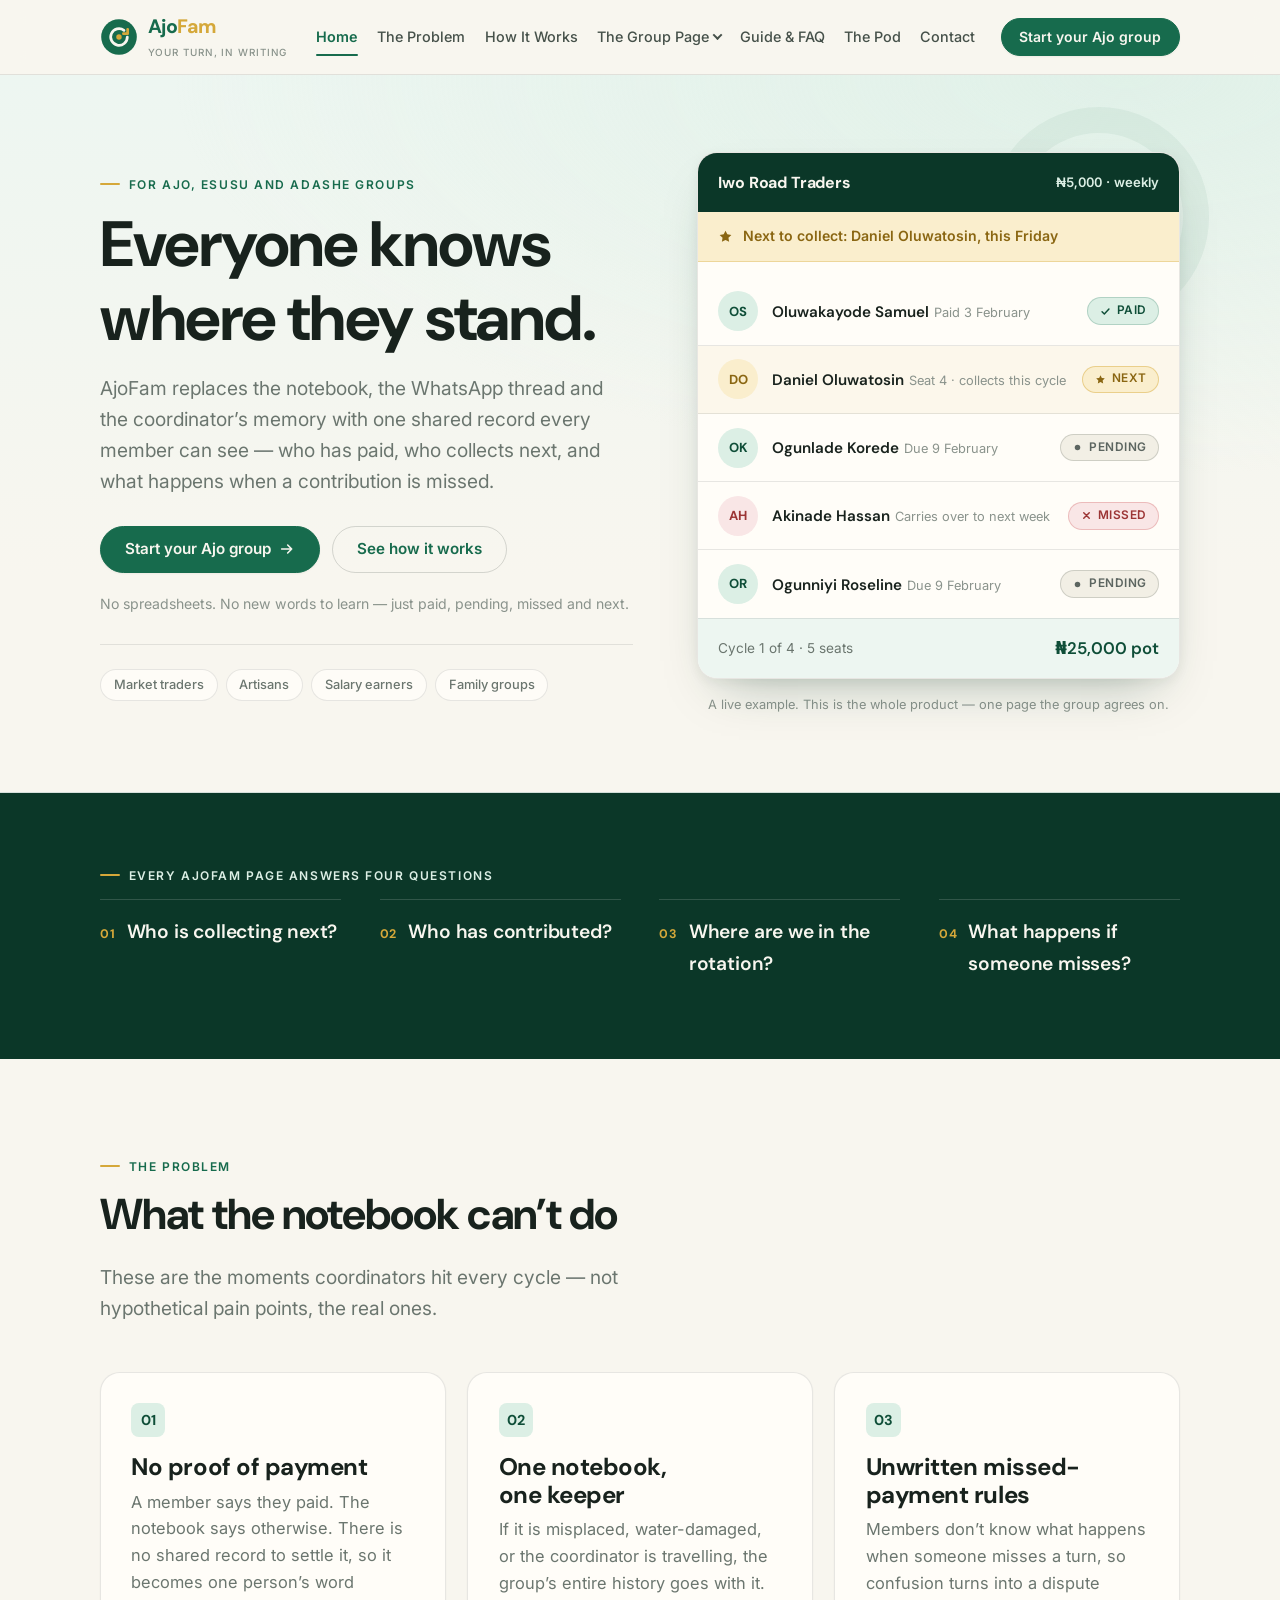
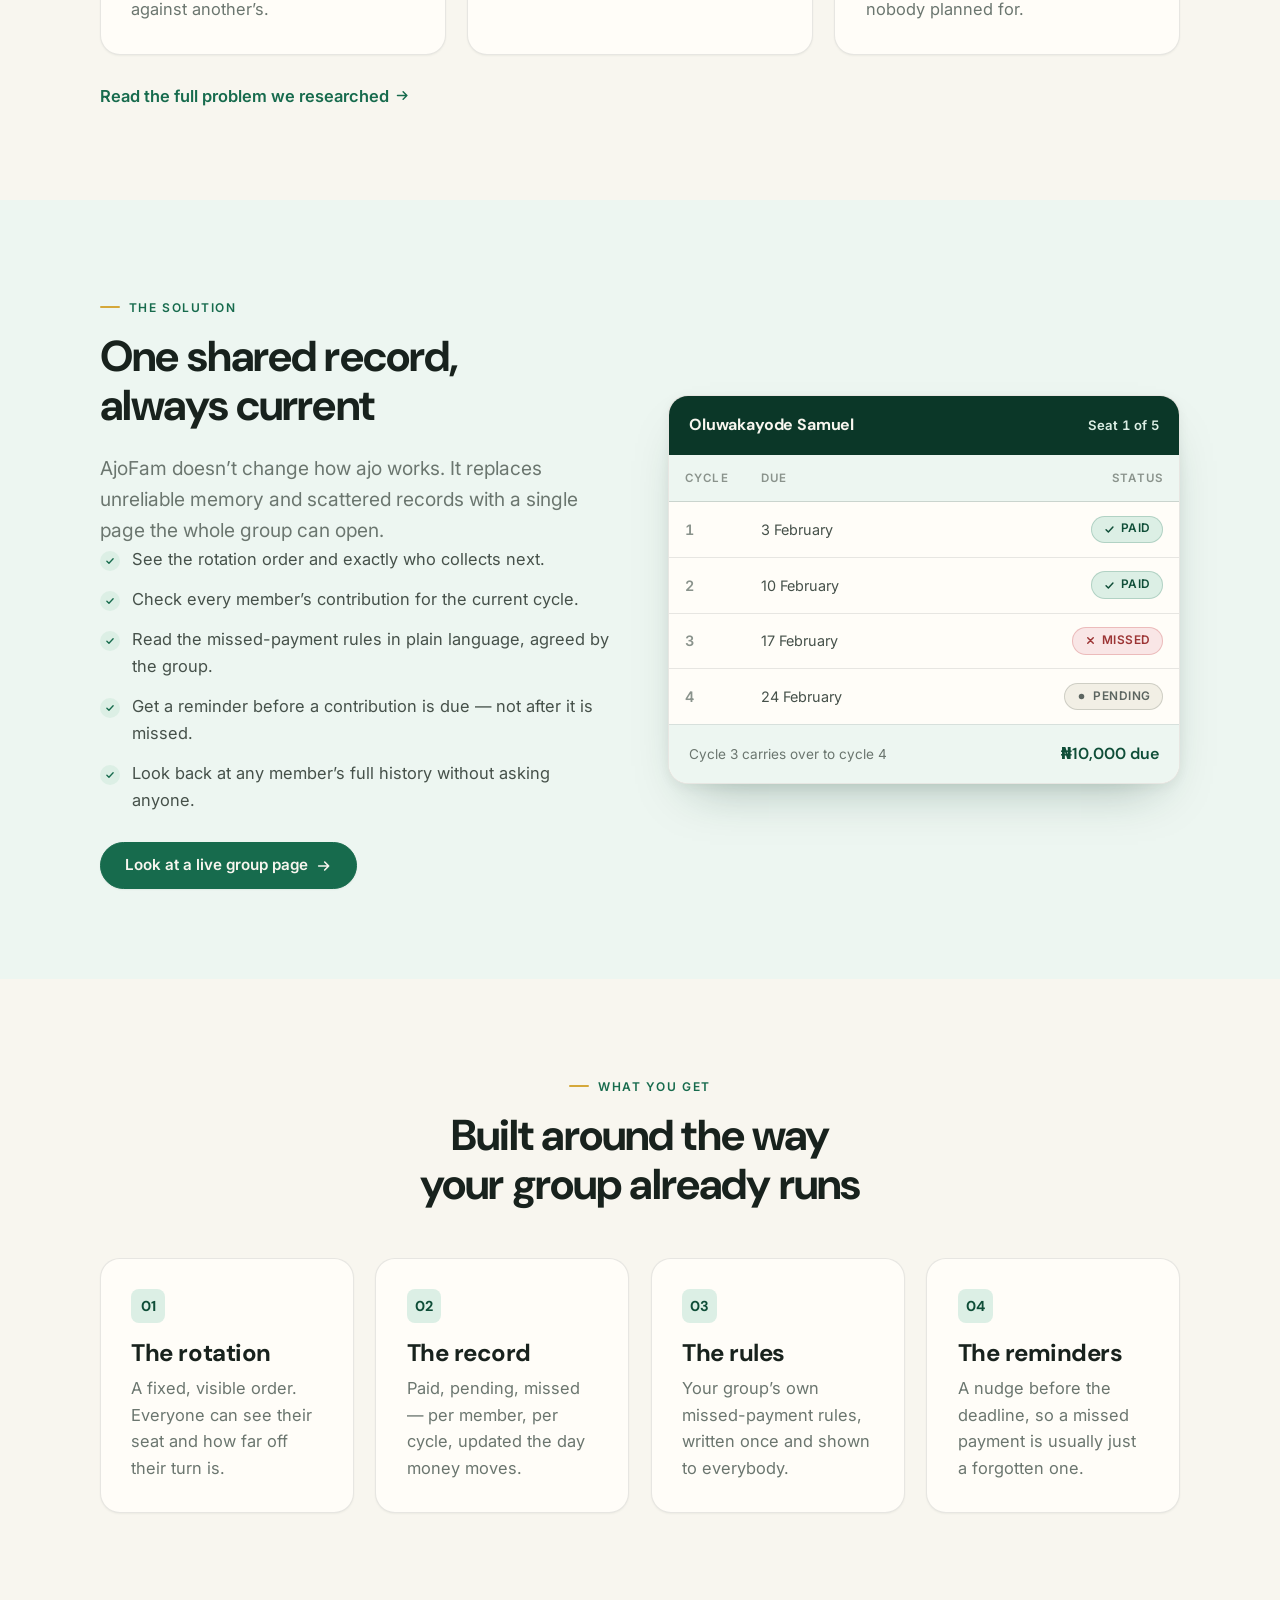
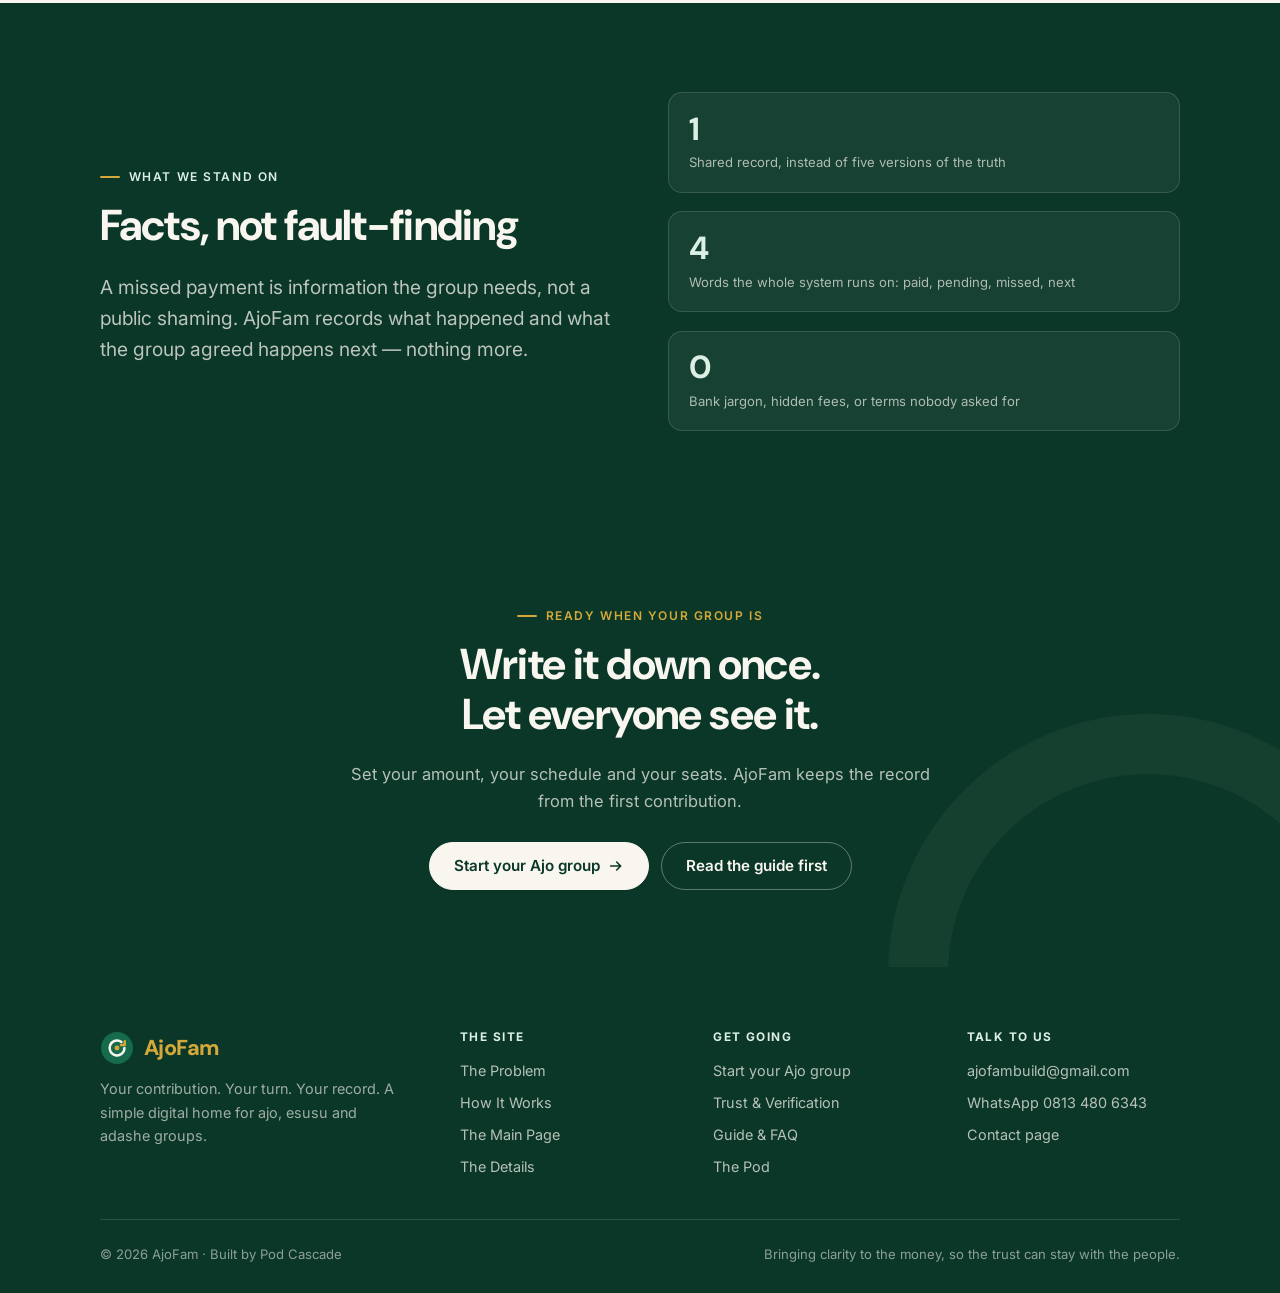
<file: index.html>
<!doctype html>
<html lang="en" class="no-js">
  <head>
    <meta charset="utf-8" />
    <meta name="viewport" content="width=device-width, initial-scale=1" />
    <title>AjoFam &mdash; Everyone knows where they stand</title>
    <meta name="description" content="AjoFam is a simple digital home for ajo, esusu and adashe groups. One shared record of who has paid, who collects next, and what happens when a contribution is missed." />
    <meta name="theme-color" content="#176B4D" />
    <link rel="icon" href="image/favicon.svg" type="image/svg+xml" />
    <link rel="apple-touch-icon" href="image/Ajo-fam-logo.png" />
    <meta property="og:type" content="website" />
    <meta property="og:site_name" content="AjoFam" />
    <meta property="og:title" content="AjoFam &mdash; Everyone knows where they stand" />
    <meta property="og:description" content="AjoFam is a simple digital home for ajo, esusu and adashe groups. One shared record of who has paid, who collects next, and what happens when a contribution is missed." />
    <meta property="og:image" content="image/Ajo-fam-logo.png" />
    <meta name="twitter:card" content="summary_large_image" />
    <link rel="preconnect" href="https://fonts.googleapis.com" />
    <link rel="preconnect" href="https://fonts.gstatic.com" crossorigin />
    <link
      href="https://fonts.googleapis.com/css2?family=DM+Sans:wght@500;600;700;800&family=Inter:wght@400;500;600;700&display=swap"
      rel="stylesheet"
    />
    <link rel="stylesheet" href="Css-style/Brand.css" />
    <link rel="stylesheet" href="Css-style/landing.css" />
  </head>
  <body>
    <a class="skip-link" href="#main">Skip to main content</a>

    <header class="site-header">
      <nav class="nav-inner" aria-label="Primary">
        <a class="brand" href="index.html">
          <img class="brand-mark" src="image/ajofam-mark.svg" alt="" width="38" height="38" />
          <span>
            <span class="brand-word">Ajo<span>Fam</span></span>
            <span class="brand-tag">Your turn, in writing</span>
          </span>
        </a>

        <ul class="nav-menu" id="nav-menu">
        <li><a href="index.html" aria-current="page">Home</a></li>
        <li><a href="problem.html">The Problem</a></li>
        <li><a href="how-it-works.html">How It Works</a></li>
        <li class="nav-item-has-sub">
          <button type="button" class="nav-sub-toggle" aria-expanded="false" aria-controls="nav-group-page">The Group Page <span class="chev" aria-hidden="true"></span></button>
          <ul class="nav-sub" id="nav-group-page">
            <li><a href="dashboard.html">The Main Page<span class="sub-note">Whose turn it is, right now</span></a></li>
            <li><a href="details.html">The Details<span class="sub-note">One member, one full record</span></a></li>
            <li><a href="trust.html">Trust &amp; Verification<span class="sub-note">How a payment becomes a record</span></a></li>
          </ul>
        </li>
        <li><a href="faq.html">Guide &amp; FAQ</a></li>
        <li><a href="pod.html">The Pod</a></li>
        <li><a href="contact.html">Contact</a></li>
        <li class="nav-drawer-cta"><a class="button" href="request.html">Start your Ajo group</a></li>
        </ul>

        <a class="button small nav-cta" href="request.html">Start your Ajo group</a>

        <button
          type="button"
          class="nav-toggle"
          aria-expanded="false"
          aria-controls="nav-menu"
          aria-label="Open navigation menu"
        >
          <span class="bars" aria-hidden="true"></span>
        </button>
      </nav>
    </header>
    <div class="nav-scrim" aria-hidden="true"></div>

    <main id="main">
      <section class="hero">
        <div class="wrap hero-grid">
          <div class="hero-copy">
            <p class="kicker">For ajo, esusu and adashe groups</p>
            <h1>Everyone knows where they stand.</h1>
            <p class="hero-sub">
              AjoFam replaces the notebook, the WhatsApp thread and the
              coordinator&rsquo;s memory with one shared record every member can
              see &mdash; who has paid, who collects next, and what happens when
              a contribution is missed.
            </p>
            <div class="button-row">
              <a class="button has-arrow" href="request.html">Start your Ajo group</a>
              <a class="button ghost" href="how-it-works.html">See how it works</a>
            </div>
            <p class="hero-note">
              No spreadsheets. No new words to learn &mdash; just paid, pending,
              missed and next.
            </p>
            <ul class="hero-audience">
              <li>Market traders</li>
              <li>Artisans</li>
              <li>Salary earners</li>
              <li>Family groups</li>
            </ul>
          </div>

          <div class="hero-visual">
            <article class="ledger-card" aria-labelledby="hero-ledger-title">
              <header class="ledger-head">
                <span class="ledger-title" id="hero-ledger-title">Iwo Road Traders</span>
                <span class="ledger-amount">&#8358;5,000 &middot; weekly</span>
              </header>
              <p class="next-banner">Next to collect: Daniel Oluwatosin, this Friday</p>

              <div class="ledger-rows">
                <div class="ledger-row">
                  <span class="avatar" aria-hidden="true">OS</span>
                  <span>
                    <span class="ledger-name">Oluwakayode Samuel</span>
                    <span class="ledger-meta">Paid 3 February</span>
                  </span>
                  <span class="stamp paid">Paid</span>
                </div>
                <div class="ledger-row is-highlight">
                  <span class="avatar is-next" aria-hidden="true">DO</span>
                  <span>
                    <span class="ledger-name">Daniel Oluwatosin</span>
                    <span class="ledger-meta">Seat 4 &middot; collects this cycle</span>
                  </span>
                  <span class="stamp next">Next</span>
                </div>
                <div class="ledger-row">
                  <span class="avatar" aria-hidden="true">OK</span>
                  <span>
                    <span class="ledger-name">Ogunlade Korede</span>
                    <span class="ledger-meta">Due 9 February</span>
                  </span>
                  <span class="stamp pending">Pending</span>
                </div>
                <div class="ledger-row">
                  <span class="avatar is-missed" aria-hidden="true">AH</span>
                  <span>
                    <span class="ledger-name">Akinade Hassan</span>
                    <span class="ledger-meta">Carries over to next week</span>
                  </span>
                  <span class="stamp missed">Missed</span>
                </div>
                <div class="ledger-row">
                  <span class="avatar" aria-hidden="true">OR</span>
                  <span>
                    <span class="ledger-name">Ogunniyi Roseline</span>
                    <span class="ledger-meta">Due 9 February</span>
                  </span>
                  <span class="stamp pending">Pending</span>
                </div>
              </div>

              <footer class="ledger-foot">
                <span>Cycle 1 of 4 &middot; 5 seats</span>
                <strong>&#8358;25,000 pot</strong>
              </footer>
            </article>
            <p class="hero-caption">
              A live example. This is the whole product &mdash; one page the
              group agrees on.
            </p>
          </div>
        </div>
      </section>

      <section class="section-tight questions-band">
        <div class="wrap">
          <p class="kicker">Every AjoFam page answers four questions</p>
          <ol class="questions">
            <li><span>01</span> Who is collecting next?</li>
            <li><span>02</span> Who has contributed?</li>
            <li><span>03</span> Where are we in the rotation?</li>
            <li><span>04</span> What happens if someone misses?</li>
          </ol>
        </div>
      </section>

      <section class="section">
        <div class="wrap">
          <div class="section-head">
            <p class="kicker">The problem</p>
            <h2>What the notebook can&rsquo;t do</h2>
            <p class="lede">
              These are the moments coordinators hit every cycle &mdash; not
              hypothetical pain points, the real ones.
            </p>
          </div>

          <div class="card-grid reveal">
            <article class="card is-interactive">
              <span class="card-index">01</span>
              <h3>No proof of payment</h3>
              <p>
                A member says they paid. The notebook says otherwise. There is
                no shared record to settle it, so it becomes one person&rsquo;s
                word against another&rsquo;s.
              </p>
            </article>
            <article class="card is-interactive">
              <span class="card-index">02</span>
              <h3>One notebook, one keeper</h3>
              <p>
                If it is misplaced, water-damaged, or the coordinator is
                travelling, the group&rsquo;s entire history goes with it.
              </p>
            </article>
            <article class="card is-interactive">
              <span class="card-index">03</span>
              <h3>Unwritten missed-payment rules</h3>
              <p>
                Members don&rsquo;t know what happens when someone misses a
                turn, so confusion turns into a dispute nobody planned for.
              </p>
            </article>
          </div>

          <div class="button-row">
            <a class="text-link" href="problem.html">Read the full problem we researched</a>
          </div>
        </div>
      </section>

      <section class="section section-mint">
        <div class="wrap solution-grid">
          <div>
            <p class="kicker">The solution</p>
            <h2>One shared record, always current</h2>
            <p class="lede">
              AjoFam doesn&rsquo;t change how ajo works. It replaces unreliable
              memory and scattered records with a single page the whole group
              can open.
            </p>
            <ul class="checklist">
              <li>See the rotation order and exactly who collects next.</li>
              <li>Check every member&rsquo;s contribution for the current cycle.</li>
              <li>Read the missed-payment rules in plain language, agreed by the group.</li>
              <li>Get a reminder before a contribution is due &mdash; not after it is missed.</li>
              <li>Look back at any member&rsquo;s full history without asking anyone.</li>
            </ul>
            <div class="button-row">
              <a class="button has-arrow" href="dashboard.html">Look at a live group page</a>
            </div>
          </div>

          <article class="ledger-card history-card" aria-labelledby="history-title">
            <header class="ledger-head">
              <span class="ledger-title" id="history-title">Oluwakayode Samuel</span>
              <span class="ledger-amount">Seat 1 of 5</span>
            </header>
            <div class="table-scroll">
              <table class="data-table">
                <caption class="visually-hidden">Contribution history by cycle</caption>
                <thead>
                  <tr>
                    <th scope="col" class="col-num">Cycle</th>
                    <th scope="col">Due</th>
                    <th scope="col" class="col-status">Status</th>
                  </tr>
                </thead>
                <tbody>
                  <tr>
                    <td class="col-num">1</td>
                    <td>3 February</td>
                    <td class="col-status"><span class="stamp paid">Paid</span></td>
                  </tr>
                  <tr>
                    <td class="col-num">2</td>
                    <td>10 February</td>
                    <td class="col-status"><span class="stamp paid">Paid</span></td>
                  </tr>
                  <tr>
                    <td class="col-num">3</td>
                    <td>17 February</td>
                    <td class="col-status"><span class="stamp missed">Missed</span></td>
                  </tr>
                  <tr>
                    <td class="col-num">4</td>
                    <td>24 February</td>
                    <td class="col-status"><span class="stamp pending">Pending</span></td>
                  </tr>
                </tbody>
              </table>
            </div>
            <footer class="ledger-foot">
              <span>Cycle 3 carries over to cycle 4</span>
              <strong>&#8358;10,000 due</strong>
            </footer>
          </article>
        </div>
      </section>

      <section class="section">
        <div class="wrap">
          <div class="section-head center">
            <p class="kicker">What you get</p>
            <h2>Built around the way your group already runs</h2>
          </div>

          <div class="card-grid cols-4 reveal">
            <article class="card is-interactive">
              <span class="card-index">01</span>
              <h3>The rotation</h3>
              <p>A fixed, visible order. Everyone can see their seat and how far off their turn is.</p>
            </article>
            <article class="card is-interactive">
              <span class="card-index">02</span>
              <h3>The record</h3>
              <p>Paid, pending, missed &mdash; per member, per cycle, updated the day money moves.</p>
            </article>
            <article class="card is-interactive">
              <span class="card-index">03</span>
              <h3>The rules</h3>
              <p>Your group&rsquo;s own missed-payment rules, written once and shown to everybody.</p>
            </article>
            <article class="card is-interactive">
              <span class="card-index">04</span>
              <h3>The reminders</h3>
              <p>A nudge before the deadline, so a missed payment is usually just a forgotten one.</p>
            </article>
          </div>
        </div>
      </section>

      <section class="section section-ink">
        <div class="wrap principles-grid">
          <div>
            <p class="kicker">What we stand on</p>
            <h2>Facts, not fault-finding</h2>
            <p class="lede">
              A missed payment is information the group needs, not a public
              shaming. AjoFam records what happened and what the group agreed
              happens next &mdash; nothing more.
            </p>
          </div>
          <div class="stat-grid">
            <div class="stat">
              <span class="stat-value">1</span>
              <span class="stat-label">Shared record, instead of five versions of the truth</span>
            </div>
            <div class="stat">
              <span class="stat-value">4</span>
              <span class="stat-label">Words the whole system runs on: paid, pending, missed, next</span>
            </div>
            <div class="stat">
              <span class="stat-value">0</span>
              <span class="stat-label">Bank jargon, hidden fees, or terms nobody asked for</span>
            </div>
          </div>
        </div>
      </section>

      <section class="cta-band">
        <div class="wrap">
          <p class="kicker">Ready when your group is</p>
          <h2>Write it down once. Let everyone see it.</h2>
          <p>
            Set your amount, your schedule and your seats. AjoFam keeps the
            record from the first contribution.
          </p>
          <div class="button-row">
            <a class="button on-ink has-arrow" href="request.html">Start your Ajo group</a>
            <a class="button ghost on-ink" href="faq.html">Read the guide first</a>
          </div>
        </div>
      </section>
    </main>

    <footer class="site-footer">
      <div class="wrap">
        <div class="footer-grid">
          <div class="footer-col">
            <a class="footer-brand" href="index.html">
              <img src="image/ajofam-mark.svg" alt="" width="34" height="34" />
              <span>Ajo<span>Fam</span></span>
            </a>
            <p class="footer-tagline">
              Your contribution. Your turn. Your record. A simple digital home
              for ajo, esusu and adashe groups.
            </p>
          </div>

          <div class="footer-col">
            <h4>The site</h4>
            <ul class="footer-links">
              <li><a href="problem.html">The Problem</a></li>
              <li><a href="how-it-works.html">How It Works</a></li>
              <li><a href="dashboard.html">The Main Page</a></li>
              <li><a href="details.html">The Details</a></li>
            </ul>
          </div>

          <div class="footer-col">
            <h4>Get going</h4>
            <ul class="footer-links">
              <li><a href="request.html">Start your Ajo group</a></li>
              <li><a href="trust.html">Trust &amp; Verification</a></li>
              <li><a href="faq.html">Guide &amp; FAQ</a></li>
              <li><a href="pod.html">The Pod</a></li>
            </ul>
          </div>

          <div class="footer-col">
            <h4>Talk to us</h4>
            <ul class="footer-links">
              <li><a href="mailto:ajofambuild@gmail.com">ajofambuild@gmail.com</a></li>
              <li>
                <a href="https://wa.me/2348134806343" target="_blank" rel="noopener">
                  WhatsApp 0813 480 6343
                </a>
              </li>
              <li><a href="contact.html">Contact page</a></li>
            </ul>
          </div>
        </div>

        <div class="footer-bottom">
          <span>&copy; <span data-year>2026</span> AjoFam &middot; Built by Pod Cascade</span>
          <span>Bringing clarity to the money, so the trust can stay with the people.</span>
        </div>
      </div>
    </footer>

    <script src="js/site.js" defer></script>
  </body>
</html>
</file>
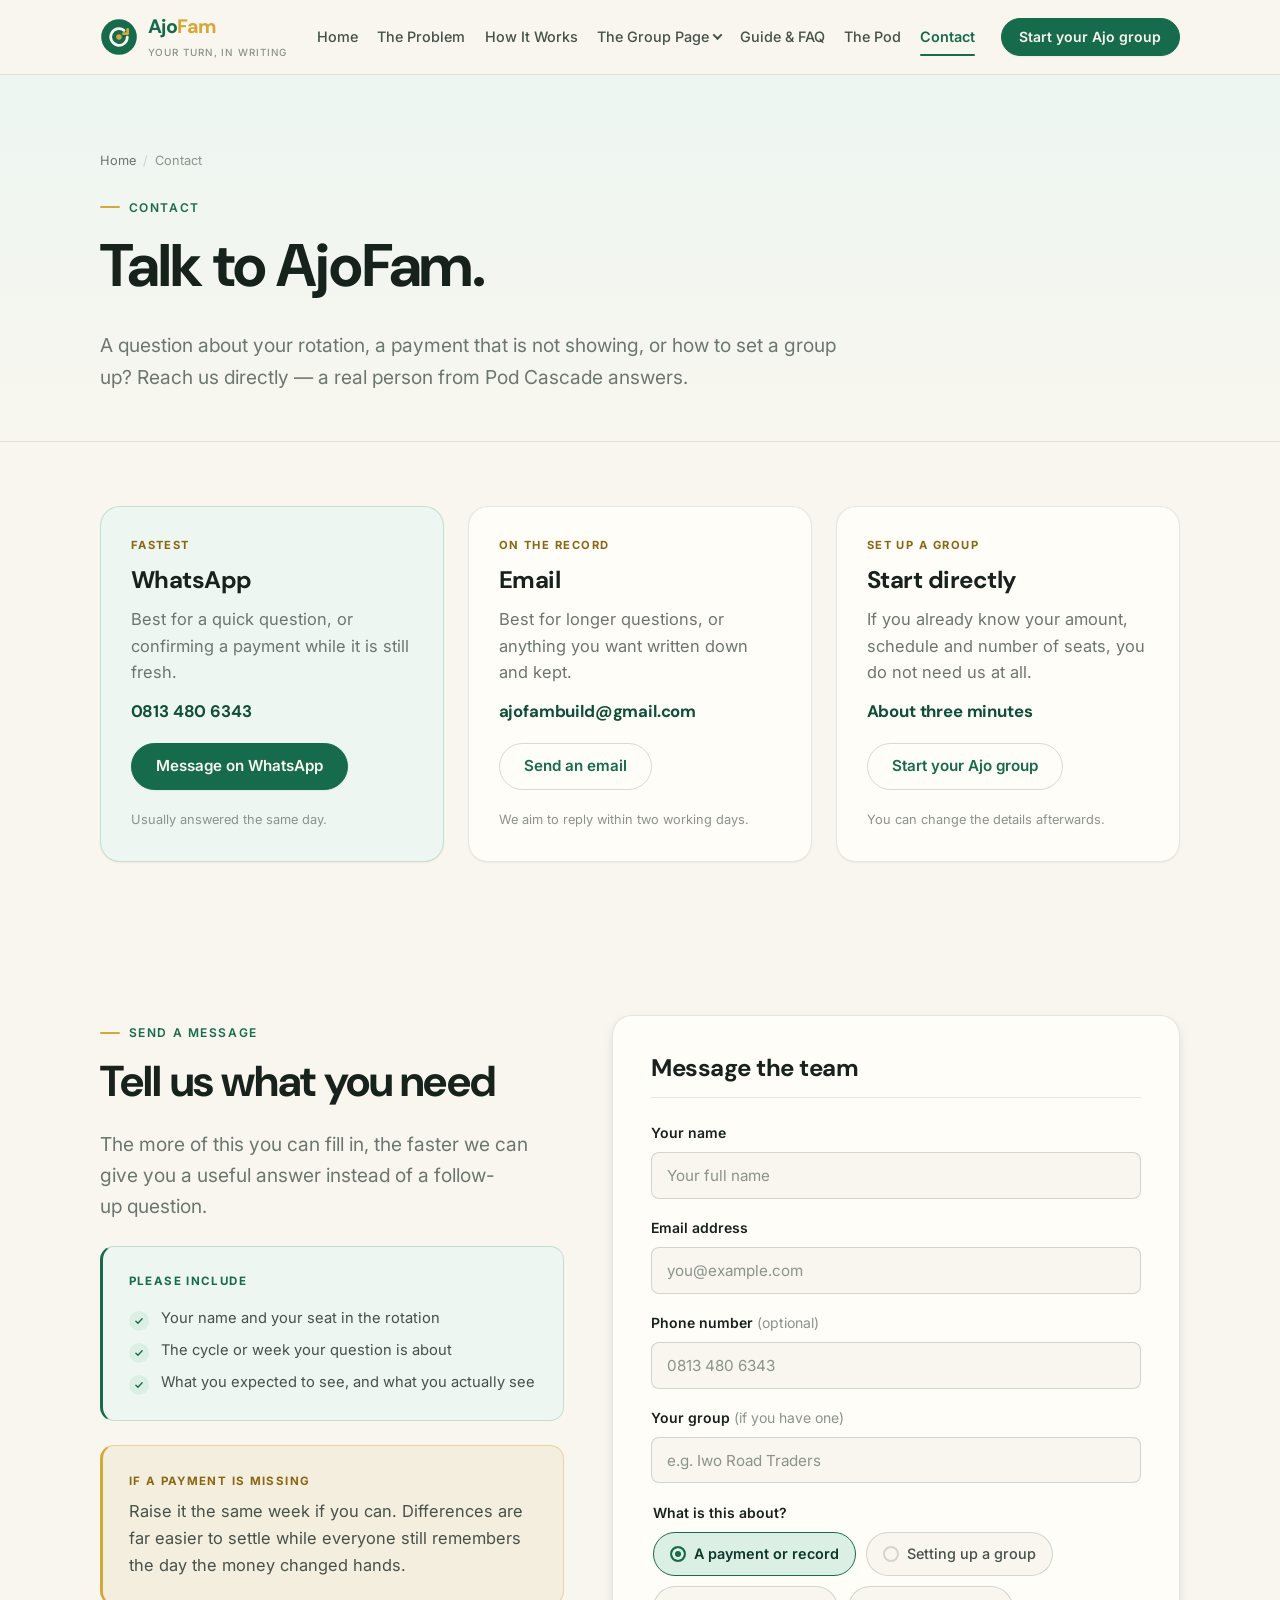
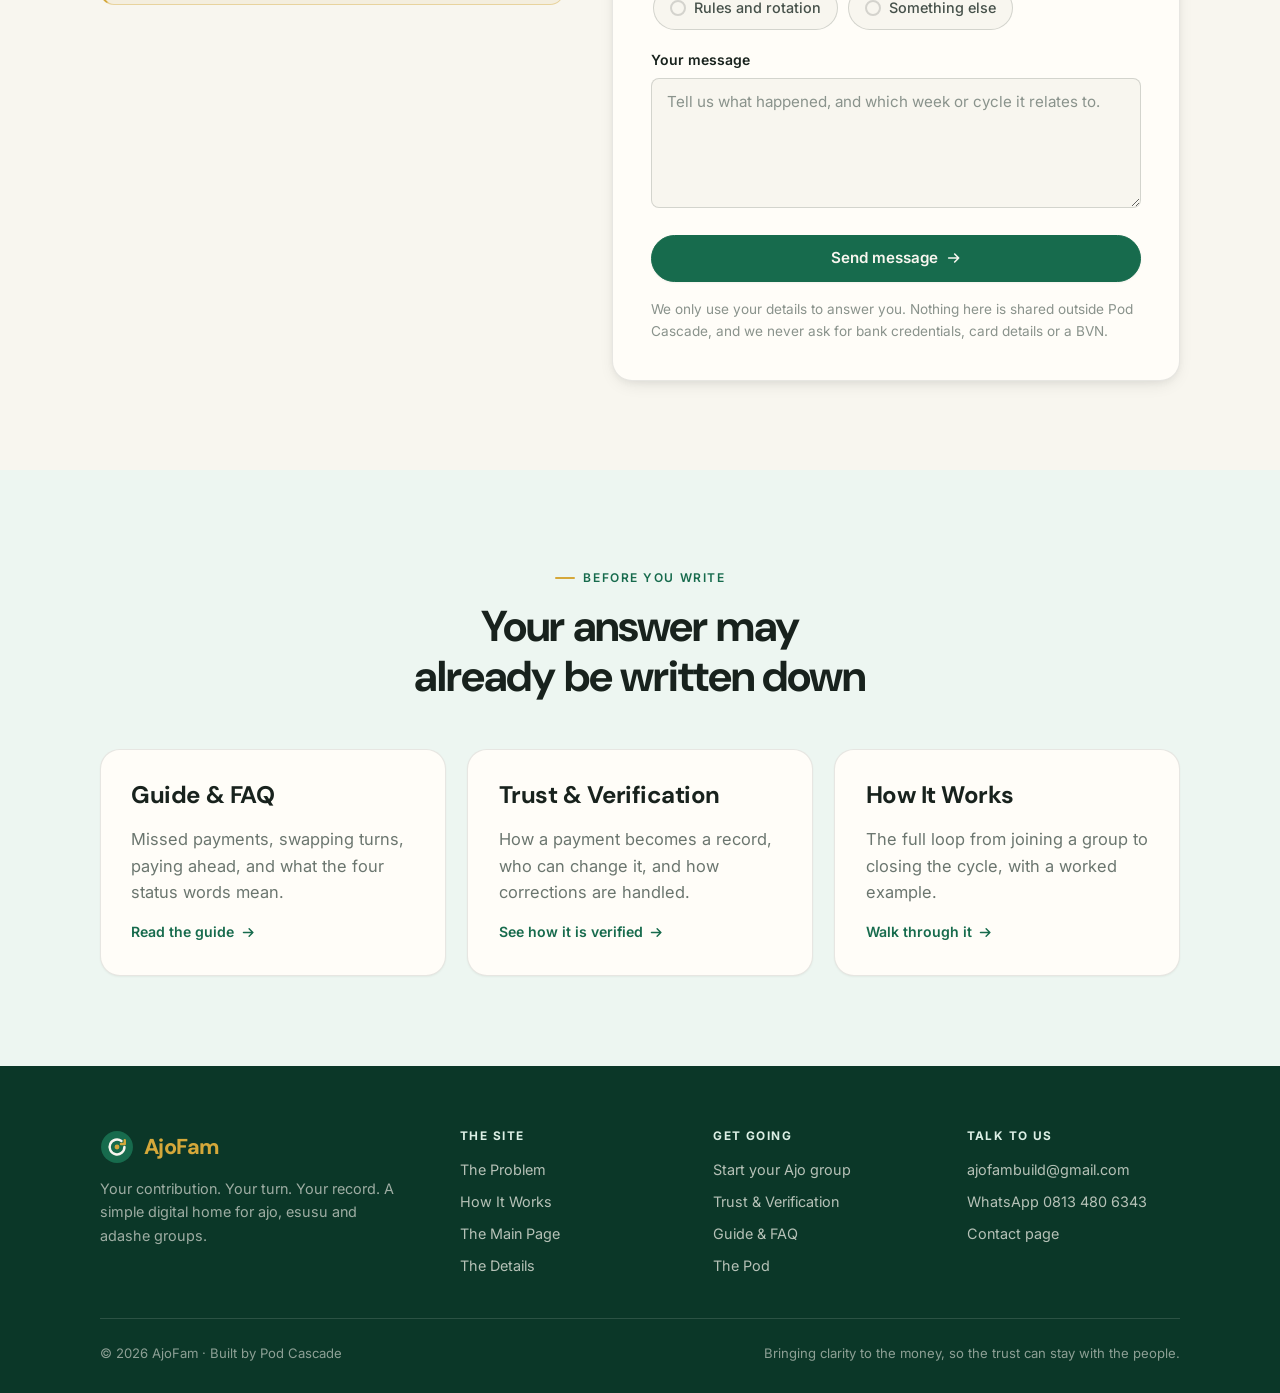
<file: contact.html>
<!doctype html>
<html lang="en" class="no-js">
  <head>
    <meta charset="utf-8" />
    <meta name="viewport" content="width=device-width, initial-scale=1" />
    <title>Contact &mdash; AjoFam</title>
    <meta name="description" content="Reach the AjoFam team at Pod Cascade by WhatsApp, email or the contact form — for questions about a payment, your rotation, or setting up a new ajo group." />
    <meta name="theme-color" content="#176B4D" />
    <link rel="icon" href="image/favicon.svg" type="image/svg+xml" />
    <link rel="apple-touch-icon" href="image/Ajo-fam-logo.png" />
    <meta property="og:type" content="website" />
    <meta property="og:site_name" content="AjoFam" />
    <meta property="og:title" content="Contact &mdash; AjoFam" />
    <meta property="og:description" content="Reach the AjoFam team at Pod Cascade by WhatsApp, email or the contact form — for questions about a payment, your rotation, or setting up a new ajo group." />
    <meta property="og:image" content="image/Ajo-fam-logo.png" />
    <meta name="twitter:card" content="summary_large_image" />
    <link rel="preconnect" href="https://fonts.googleapis.com" />
    <link rel="preconnect" href="https://fonts.gstatic.com" crossorigin />
    <link
      href="https://fonts.googleapis.com/css2?family=DM+Sans:wght@500;600;700;800&family=Inter:wght@400;500;600;700&display=swap"
      rel="stylesheet"
    />
    <link rel="stylesheet" href="Css-style/Brand.css" />
    <link rel="stylesheet" href="Css-style/contact.css" />
  </head>
  <body>
    <a class="skip-link" href="#main">Skip to main content</a>

    <header class="site-header">
      <nav class="nav-inner" aria-label="Primary">
        <a class="brand" href="index.html">
          <img class="brand-mark" src="image/ajofam-mark.svg" alt="" width="38" height="38" />
          <span>
            <span class="brand-word">Ajo<span>Fam</span></span>
            <span class="brand-tag">Your turn, in writing</span>
          </span>
        </a>

        <ul class="nav-menu" id="nav-menu">
        <li><a href="index.html">Home</a></li>
        <li><a href="problem.html">The Problem</a></li>
        <li><a href="how-it-works.html">How It Works</a></li>
        <li class="nav-item-has-sub">
          <button type="button" class="nav-sub-toggle" aria-expanded="false" aria-controls="nav-group-page">The Group Page <span class="chev" aria-hidden="true"></span></button>
          <ul class="nav-sub" id="nav-group-page">
            <li><a href="dashboard.html">The Main Page<span class="sub-note">Whose turn it is, right now</span></a></li>
            <li><a href="details.html">The Details<span class="sub-note">One member, one full record</span></a></li>
            <li><a href="trust.html">Trust &amp; Verification<span class="sub-note">How a payment becomes a record</span></a></li>
          </ul>
        </li>
        <li><a href="faq.html">Guide &amp; FAQ</a></li>
        <li><a href="pod.html">The Pod</a></li>
        <li><a href="contact.html" aria-current="page">Contact</a></li>
        <li class="nav-drawer-cta"><a class="button" href="request.html">Start your Ajo group</a></li>
        </ul>

        <a class="button small nav-cta" href="request.html">Start your Ajo group</a>

        <button
          type="button"
          class="nav-toggle"
          aria-expanded="false"
          aria-controls="nav-menu"
          aria-label="Open navigation menu"
        >
          <span class="bars" aria-hidden="true"></span>
        </button>
      </nav>
    </header>
    <div class="nav-scrim" aria-hidden="true"></div>

    <main id="main">
      <section class="page-header">
        <div class="wrap">
          <ol class="breadcrumb">
            <li><a href="index.html">Home</a></li>
            <li>Contact</li>
          </ol>
          <p class="kicker">Contact</p>
          <h1>Talk to AjoFam.</h1>
          <p class="lede">
            A question about your rotation, a payment that is not showing, or
            how to set a group up? Reach us directly &mdash; a real person from
            Pod Cascade answers.
          </p>
        </div>
      </section>

      <section class="section-tight">
        <div class="wrap">
          <div class="channel-grid">
            <article class="channel-card is-primary">
              <span class="channel-label">Fastest</span>
              <h2>WhatsApp</h2>
              <p>
                Best for a quick question, or confirming a payment while it is
                still fresh.
              </p>
              <p class="channel-value">0813 480 6343</p>
              <a
                class="button"
                href="https://wa.me/2348134806343"
                target="_blank"
                rel="noopener"
              >Message on WhatsApp</a>
              <p class="channel-note">Usually answered the same day.</p>
            </article>

            <article class="channel-card">
              <span class="channel-label">On the record</span>
              <h2>Email</h2>
              <p>
                Best for longer questions, or anything you want written down and
                kept.
              </p>
              <p class="channel-value">ajofambuild@gmail.com</p>
              <a class="button ghost" href="mailto:ajofambuild@gmail.com">Send an email</a>
              <p class="channel-note">We aim to reply within two working days.</p>
            </article>

            <article class="channel-card">
              <span class="channel-label">Set up a group</span>
              <h2>Start directly</h2>
              <p>
                If you already know your amount, schedule and number of seats,
                you do not need us at all.
              </p>
              <p class="channel-value">About three minutes</p>
              <a class="button ghost" href="request.html">Start your Ajo group</a>
              <p class="channel-note">You can change the details afterwards.</p>
            </article>
          </div>
        </div>
      </section>

      <section class="section">
        <div class="wrap contact-grid">
          <div class="contact-intro">
            <p class="kicker">Send a message</p>
            <h2>Tell us what you need</h2>
            <p class="lede">
              The more of this you can fill in, the faster we can give you a
              useful answer instead of a follow-up question.
            </p>

            <div class="callout include-note">
              <span class="callout-label">Please include</span>
              <ul class="checklist include-list">
                <li>Your name and your seat in the rotation</li>
                <li>The cycle or week your question is about</li>
                <li>What you expected to see, and what you actually see</li>
              </ul>
            </div>

            <div class="callout is-gold">
              <span class="callout-label">If a payment is missing</span>
              <p>
                Raise it the same week if you can. Differences are far easier to
                settle while everyone still remembers the day the money changed
                hands.
              </p>
            </div>
          </div>

          <form class="form-card" data-demo-form novalidate>
            <h3 class="form-title">Message the team</h3>

            <div class="form-grid">
              <div class="field">
                <label for="name">Your name</label>
                <input
                  type="text"
                  id="name"
                  name="name"
                  placeholder="Your full name"
                  autocomplete="name"
                  required
                />
              </div>

              <div class="field">
                <label for="email">Email address</label>
                <input
                  type="email"
                  id="email"
                  name="email"
                  placeholder="you@example.com"
                  autocomplete="email"
                  required
                />
              </div>
            </div>

            <div class="form-grid">
              <div class="field">
                <label for="phone">
                  Phone number <span class="optional">(optional)</span>
                </label>
                <input
                  type="tel"
                  id="phone"
                  name="phone"
                  placeholder="0813 480 6343"
                  autocomplete="tel"
                />
              </div>

              <div class="field">
                <label for="group">
                  Your group <span class="optional">(if you have one)</span>
                </label>
                <input
                  type="text"
                  id="group"
                  name="group"
                  placeholder="e.g. Iwo Road Traders"
                />
              </div>
            </div>

            <fieldset class="field">
              <legend>What is this about?</legend>
              <div class="choice-row">
                <label class="choice">
                  <input type="radio" name="topic" value="payment" checked />
                  <span class="dot" aria-hidden="true"></span>
                  <span>A payment or record</span>
                </label>
                <label class="choice">
                  <input type="radio" name="topic" value="setup" />
                  <span class="dot" aria-hidden="true"></span>
                  <span>Setting up a group</span>
                </label>
                <label class="choice">
                  <input type="radio" name="topic" value="rules" />
                  <span class="dot" aria-hidden="true"></span>
                  <span>Rules and rotation</span>
                </label>
                <label class="choice">
                  <input type="radio" name="topic" value="other" />
                  <span class="dot" aria-hidden="true"></span>
                  <span>Something else</span>
                </label>
              </div>
            </fieldset>

            <div class="field">
              <label for="message">Your message</label>
              <textarea
                id="message"
                name="message"
                placeholder="Tell us what happened, and which week or cycle it relates to."
                required
              ></textarea>
            </div>

            <button type="submit" class="button block has-arrow">Send message</button>

            <p class="form-status" role="status">
              Thank you &mdash; your message has been received. This site is a
              prototype, so nothing has been sent yet. In the meantime, WhatsApp
              is the fastest way to reach the team.
            </p>

            <p class="form-footnote">
              We only use your details to answer you. Nothing here is shared
              outside Pod Cascade, and we never ask for bank credentials, card
              details or a BVN.
            </p>
          </form>
        </div>
      </section>

      <section class="section section-mint">
        <div class="wrap">
          <div class="section-head center">
            <p class="kicker">Before you write</p>
            <h2>Your answer may already be written down</h2>
          </div>
          <div class="card-grid reveal">
            <a class="card is-interactive quick-card" href="faq.html">
              <h3>Guide &amp; FAQ</h3>
              <p>
                Missed payments, swapping turns, paying ahead, and what the four
                status words mean.
              </p>
              <span class="text-link">Read the guide</span>
            </a>
            <a class="card is-interactive quick-card" href="trust.html">
              <h3>Trust &amp; Verification</h3>
              <p>
                How a payment becomes a record, who can change it, and how
                corrections are handled.
              </p>
              <span class="text-link">See how it is verified</span>
            </a>
            <a class="card is-interactive quick-card" href="how-it-works.html">
              <h3>How It Works</h3>
              <p>
                The full loop from joining a group to closing the cycle, with a
                worked example.
              </p>
              <span class="text-link">Walk through it</span>
            </a>
          </div>
        </div>
      </section>
    </main>

    <footer class="site-footer">
      <div class="wrap">
        <div class="footer-grid">
          <div class="footer-col">
            <a class="footer-brand" href="index.html">
              <img src="image/ajofam-mark.svg" alt="" width="34" height="34" />
              <span>Ajo<span>Fam</span></span>
            </a>
            <p class="footer-tagline">
              Your contribution. Your turn. Your record. A simple digital home
              for ajo, esusu and adashe groups.
            </p>
          </div>

          <div class="footer-col">
            <h4>The site</h4>
            <ul class="footer-links">
              <li><a href="problem.html">The Problem</a></li>
              <li><a href="how-it-works.html">How It Works</a></li>
              <li><a href="dashboard.html">The Main Page</a></li>
              <li><a href="details.html">The Details</a></li>
            </ul>
          </div>

          <div class="footer-col">
            <h4>Get going</h4>
            <ul class="footer-links">
              <li><a href="request.html">Start your Ajo group</a></li>
              <li><a href="trust.html">Trust &amp; Verification</a></li>
              <li><a href="faq.html">Guide &amp; FAQ</a></li>
              <li><a href="pod.html">The Pod</a></li>
            </ul>
          </div>

          <div class="footer-col">
            <h4>Talk to us</h4>
            <ul class="footer-links">
              <li><a href="mailto:ajofambuild@gmail.com">ajofambuild@gmail.com</a></li>
              <li>
                <a href="https://wa.me/2348134806343" target="_blank" rel="noopener">
                  WhatsApp 0813 480 6343
                </a>
              </li>
              <li><a href="contact.html">Contact page</a></li>
            </ul>
          </div>
        </div>

        <div class="footer-bottom">
          <span>&copy; <span data-year>2026</span> AjoFam &middot; Built by Pod Cascade</span>
          <span>Bringing clarity to the money, so the trust can stay with the people.</span>
        </div>
      </div>
    </footer>

    <script src="js/site.js" defer></script>
  </body>
</html>
</file>
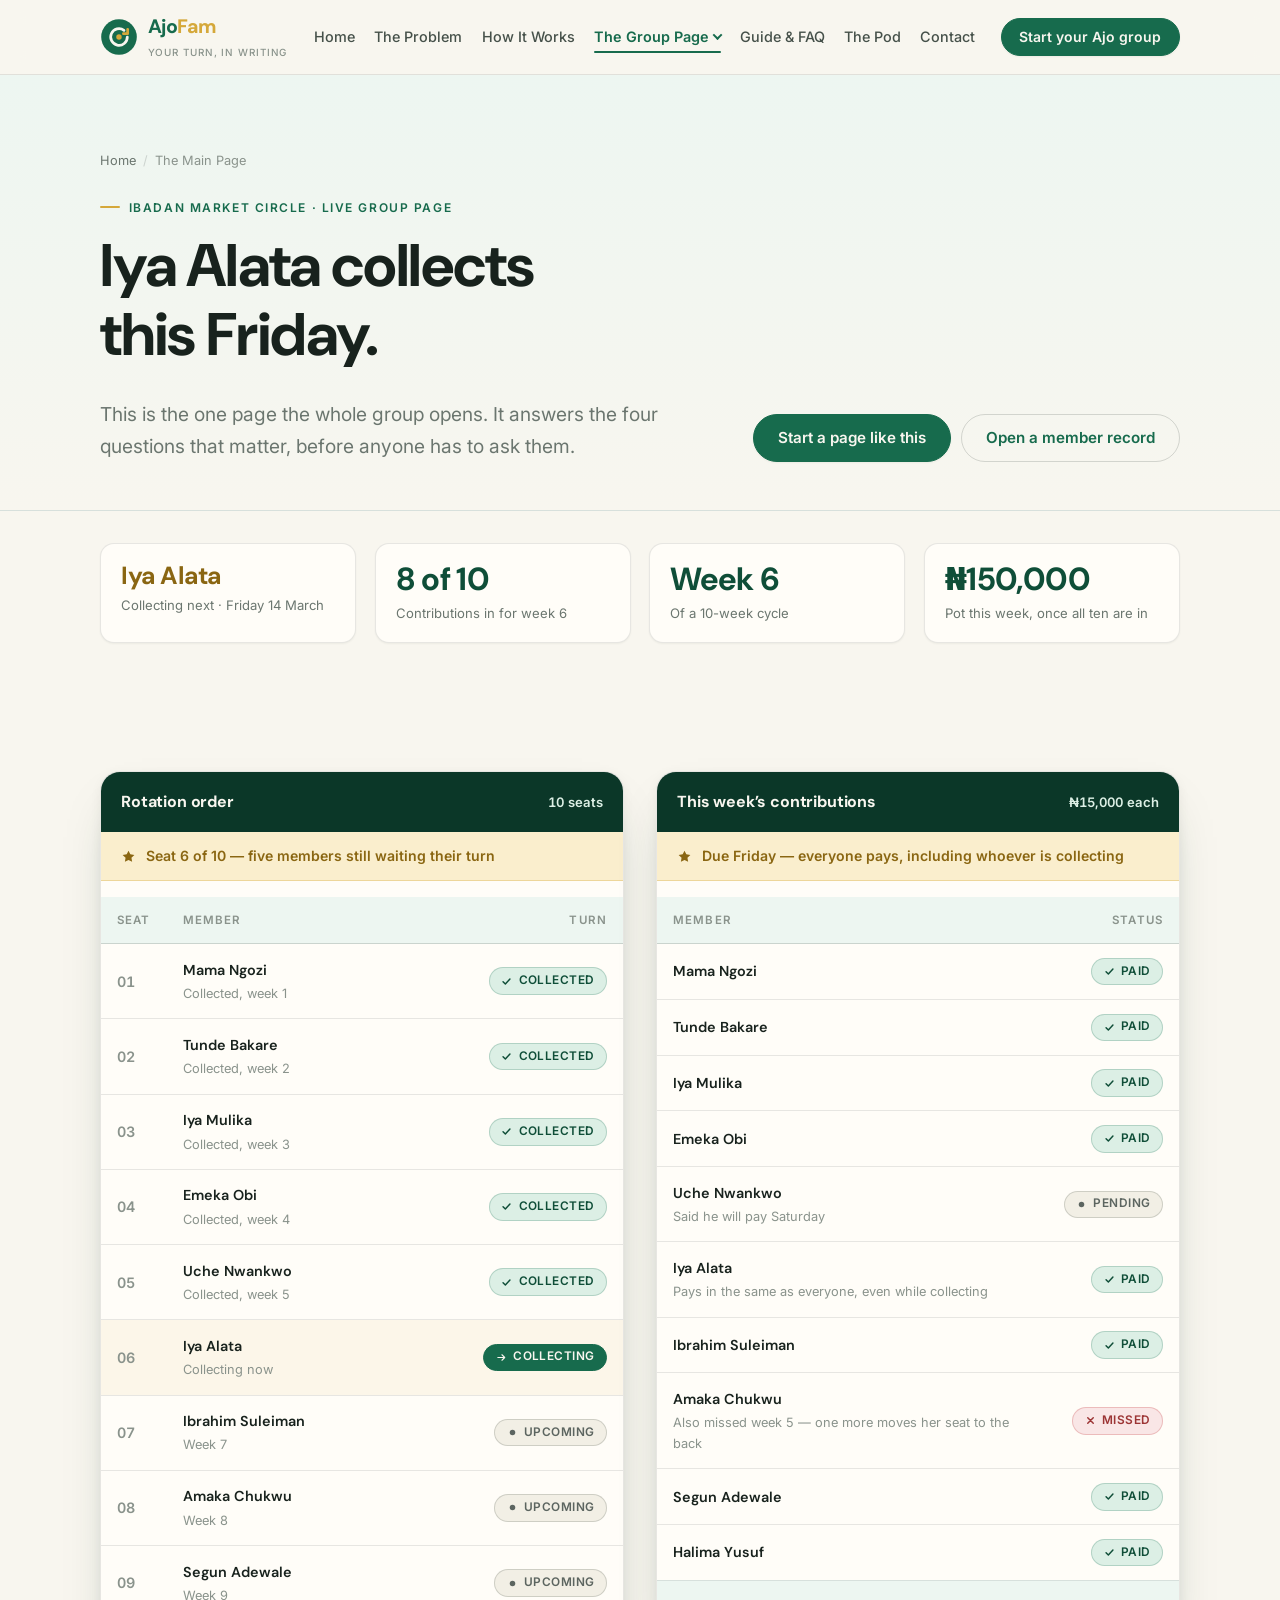
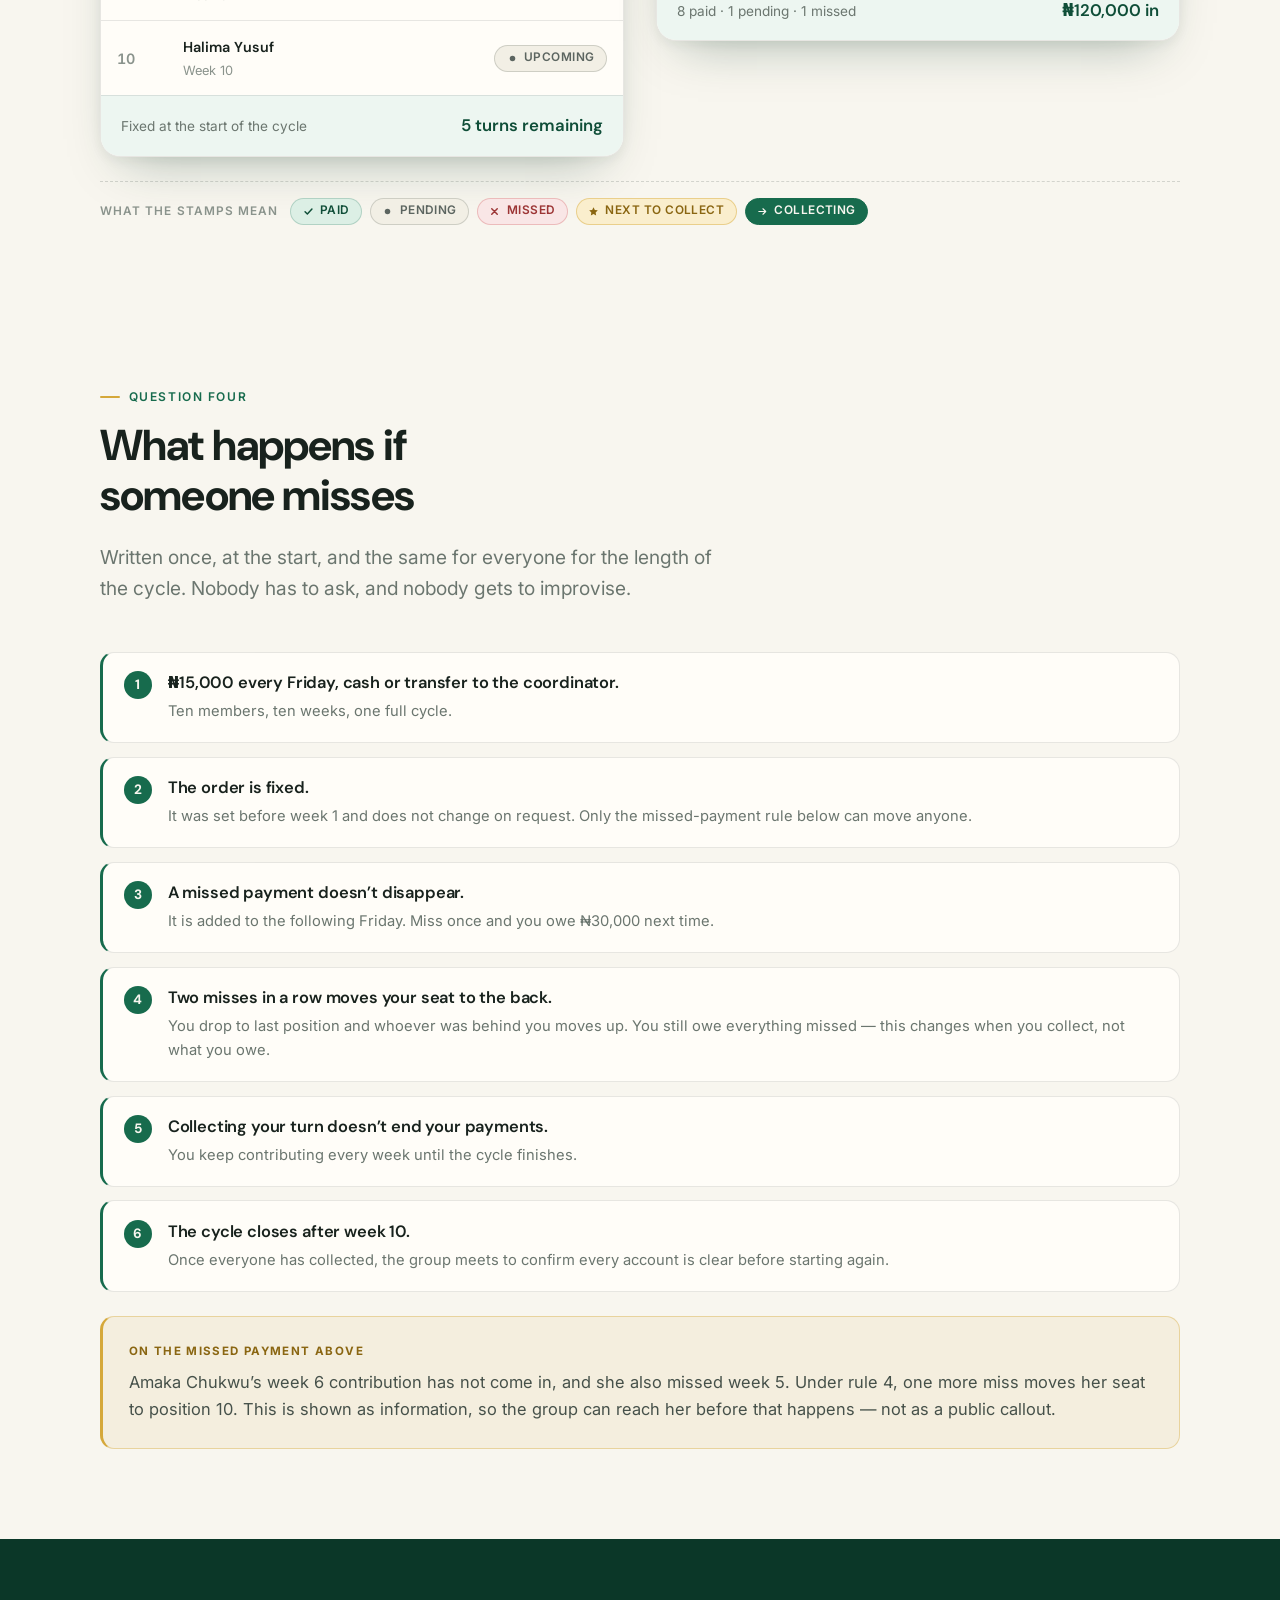
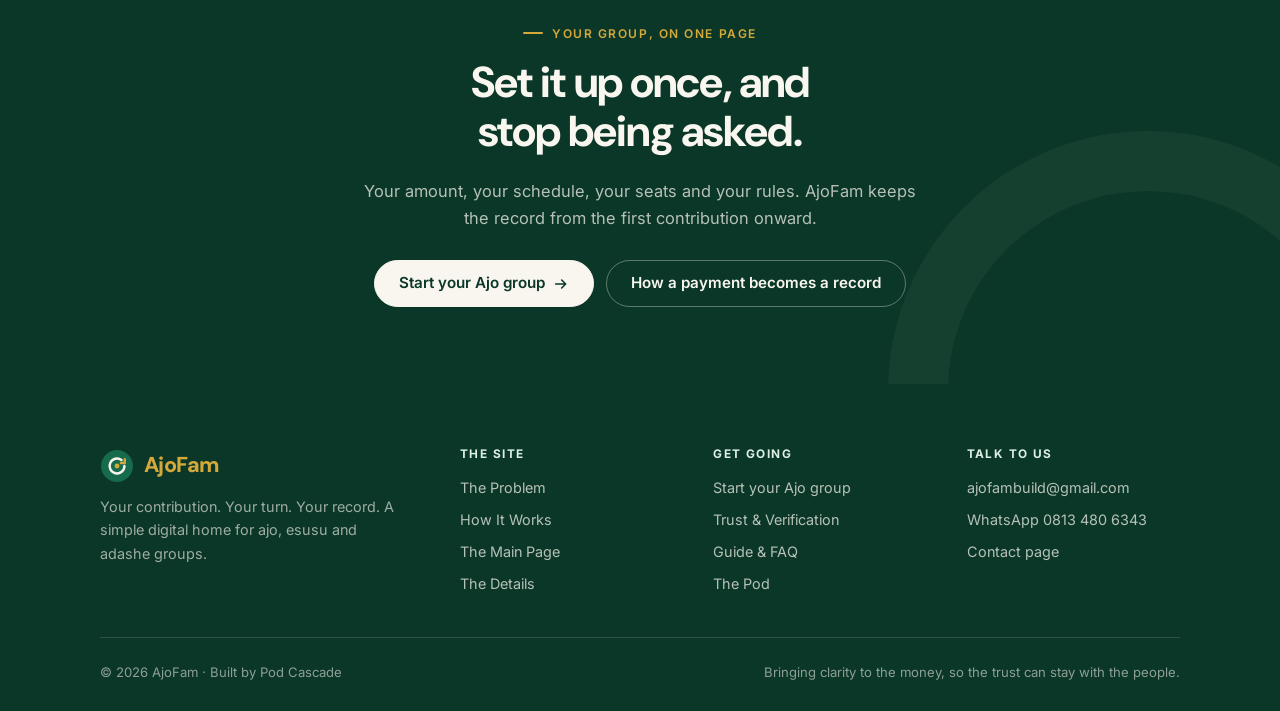
<file: dashboard.html>
<!doctype html>
<html lang="en" class="no-js">
  <head>
    <meta charset="utf-8" />
    <meta name="viewport" content="width=device-width, initial-scale=1" />
    <title>The Main Page &mdash; AjoFam</title>
    <meta name="description" content="A live AjoFam group page: the rotation order, this week's contributions, and the group's own missed-payment rules — answering who collects next and who has paid at a glance." />
    <meta name="theme-color" content="#176B4D" />
    <link rel="icon" href="image/favicon.svg" type="image/svg+xml" />
    <link rel="apple-touch-icon" href="image/Ajo-fam-logo.png" />
    <meta property="og:type" content="website" />
    <meta property="og:site_name" content="AjoFam" />
    <meta property="og:title" content="The Main Page &mdash; AjoFam" />
    <meta property="og:description" content="A live AjoFam group page: the rotation order, this week's contributions, and the group's own missed-payment rules — answering who collects next and who has paid at a glance." />
    <meta property="og:image" content="image/Ajo-fam-logo.png" />
    <meta name="twitter:card" content="summary_large_image" />
    <link rel="preconnect" href="https://fonts.googleapis.com" />
    <link rel="preconnect" href="https://fonts.gstatic.com" crossorigin />
    <link
      href="https://fonts.googleapis.com/css2?family=DM+Sans:wght@500;600;700;800&family=Inter:wght@400;500;600;700&display=swap"
      rel="stylesheet"
    />
    <link rel="stylesheet" href="Css-style/Brand.css" />
    <link rel="stylesheet" href="Css-style/dashboard.css" />
  </head>
  <body>
    <a class="skip-link" href="#main">Skip to main content</a>

    <header class="site-header">
      <nav class="nav-inner" aria-label="Primary">
        <a class="brand" href="index.html">
          <img class="brand-mark" src="image/ajofam-mark.svg" alt="" width="38" height="38" />
          <span>
            <span class="brand-word">Ajo<span>Fam</span></span>
            <span class="brand-tag">Your turn, in writing</span>
          </span>
        </a>

        <ul class="nav-menu" id="nav-menu">
        <li><a href="index.html">Home</a></li>
        <li><a href="problem.html">The Problem</a></li>
        <li><a href="how-it-works.html">How It Works</a></li>
        <li class="nav-item-has-sub is-current">
          <button type="button" class="nav-sub-toggle" aria-expanded="false" aria-controls="nav-group-page">The Group Page <span class="chev" aria-hidden="true"></span></button>
          <ul class="nav-sub" id="nav-group-page">
            <li><a href="dashboard.html" aria-current="page">The Main Page<span class="sub-note">Whose turn it is, right now</span></a></li>
            <li><a href="details.html">The Details<span class="sub-note">One member, one full record</span></a></li>
            <li><a href="trust.html">Trust &amp; Verification<span class="sub-note">How a payment becomes a record</span></a></li>
          </ul>
        </li>
        <li><a href="faq.html">Guide &amp; FAQ</a></li>
        <li><a href="pod.html">The Pod</a></li>
        <li><a href="contact.html">Contact</a></li>
        <li class="nav-drawer-cta"><a class="button" href="request.html">Start your Ajo group</a></li>
        </ul>

        <a class="button small nav-cta" href="request.html">Start your Ajo group</a>

        <button
          type="button"
          class="nav-toggle"
          aria-expanded="false"
          aria-controls="nav-menu"
          aria-label="Open navigation menu"
        >
          <span class="bars" aria-hidden="true"></span>
        </button>
      </nav>
    </header>
    <div class="nav-scrim" aria-hidden="true"></div>

    <main id="main">
      <section class="page-header dashboard-header">
        <div class="wrap">
          <ol class="breadcrumb">
            <li><a href="index.html">Home</a></li>
            <li>The Main Page</li>
          </ol>
          <div class="dash-head-row">
            <div>
              <p class="kicker">Ibadan Market Circle &middot; live group page</p>
              <h1>Iya Alata collects this Friday.</h1>
              <p class="lede">
                This is the one page the whole group opens. It answers the four
                questions that matter, before anyone has to ask them.
              </p>
            </div>
            <div class="dash-actions">
              <a class="button" href="request.html">Start a page like this</a>
              <a class="button ghost" href="details.html">Open a member record</a>
            </div>
          </div>
        </div>
      </section>

      <section class="section-tight">
        <div class="wrap">
          <h2 class="visually-hidden">Group at a glance</h2>
          <div class="stat-grid dash-stats">
            <div class="stat is-gold">
              <span class="stat-value">Iya Alata</span>
              <span class="stat-label">Collecting next &middot; Friday 14 March</span>
            </div>
            <div class="stat">
              <span class="stat-value">8 of 10</span>
              <span class="stat-label">Contributions in for week 6</span>
            </div>
            <div class="stat">
              <span class="stat-value">Week 6</span>
              <span class="stat-label">Of a 10-week cycle</span>
            </div>
            <div class="stat">
              <span class="stat-value">&#8358;150,000</span>
              <span class="stat-label">Pot this week, once all ten are in</span>
            </div>
          </div>
        </div>
      </section>

      <section class="section-tight">
        <div class="wrap dash-grid">
          <article class="ledger-card" aria-labelledby="rotation-title">
            <header class="ledger-head">
              <span class="ledger-title" id="rotation-title">Rotation order</span>
              <span class="ledger-amount">10 seats</span>
            </header>
            <p class="next-banner">Seat 6 of 10 &mdash; five members still waiting their turn</p>
            <div class="table-scroll">
              <table class="data-table">
                <caption class="visually-hidden">
                  Rotation order, fixed at the start of the cycle
                </caption>
                <thead>
                  <tr>
                    <th scope="col" class="col-num">Seat</th>
                    <th scope="col">Member</th>
                    <th scope="col" class="col-status">Turn</th>
                  </tr>
                </thead>
                <tbody>
                  <tr>
                    <td class="col-num">01</td>
                    <td><span class="cell-name">Mama Ngozi</span><span class="cell-sub">Collected, week 1</span></td>
                    <td class="col-status"><span class="stamp paid">Collected</span></td>
                  </tr>
                  <tr>
                    <td class="col-num">02</td>
                    <td><span class="cell-name">Tunde Bakare</span><span class="cell-sub">Collected, week 2</span></td>
                    <td class="col-status"><span class="stamp paid">Collected</span></td>
                  </tr>
                  <tr>
                    <td class="col-num">03</td>
                    <td><span class="cell-name">Iya Mulika</span><span class="cell-sub">Collected, week 3</span></td>
                    <td class="col-status"><span class="stamp paid">Collected</span></td>
                  </tr>
                  <tr>
                    <td class="col-num">04</td>
                    <td><span class="cell-name">Emeka Obi</span><span class="cell-sub">Collected, week 4</span></td>
                    <td class="col-status"><span class="stamp paid">Collected</span></td>
                  </tr>
                  <tr>
                    <td class="col-num">05</td>
                    <td><span class="cell-name">Uche Nwankwo</span><span class="cell-sub">Collected, week 5</span></td>
                    <td class="col-status"><span class="stamp paid">Collected</span></td>
                  </tr>
                  <tr class="is-current">
                    <td class="col-num">06</td>
                    <td><span class="cell-name">Iya Alata</span><span class="cell-sub">Collecting now</span></td>
                    <td class="col-status"><span class="stamp collecting">Collecting</span></td>
                  </tr>
                  <tr>
                    <td class="col-num">07</td>
                    <td><span class="cell-name">Ibrahim Suleiman</span><span class="cell-sub">Week 7</span></td>
                    <td class="col-status"><span class="stamp pending">Upcoming</span></td>
                  </tr>
                  <tr>
                    <td class="col-num">08</td>
                    <td><span class="cell-name">Amaka Chukwu</span><span class="cell-sub">Week 8</span></td>
                    <td class="col-status"><span class="stamp pending">Upcoming</span></td>
                  </tr>
                  <tr>
                    <td class="col-num">09</td>
                    <td><span class="cell-name">Segun Adewale</span><span class="cell-sub">Week 9</span></td>
                    <td class="col-status"><span class="stamp pending">Upcoming</span></td>
                  </tr>
                  <tr>
                    <td class="col-num">10</td>
                    <td><span class="cell-name">Halima Yusuf</span><span class="cell-sub">Week 10</span></td>
                    <td class="col-status"><span class="stamp pending">Upcoming</span></td>
                  </tr>
                </tbody>
              </table>
            </div>
            <footer class="ledger-foot">
              <span>Fixed at the start of the cycle</span>
              <strong>5 turns remaining</strong>
            </footer>
          </article>

          <article class="ledger-card" aria-labelledby="contrib-title">
            <header class="ledger-head">
              <span class="ledger-title" id="contrib-title">This week&rsquo;s contributions</span>
              <span class="ledger-amount">&#8358;15,000 each</span>
            </header>
            <p class="next-banner">Due Friday &mdash; everyone pays, including whoever is collecting</p>
            <div class="table-scroll">
              <table class="data-table">
                <caption class="visually-hidden">Week 6 contribution status by member</caption>
                <thead>
                  <tr>
                    <th scope="col">Member</th>
                    <th scope="col" class="col-status">Status</th>
                  </tr>
                </thead>
                <tbody>
                  <tr>
                    <td><span class="cell-name">Mama Ngozi</span></td>
                    <td class="col-status"><span class="stamp paid">Paid</span></td>
                  </tr>
                  <tr>
                    <td><span class="cell-name">Tunde Bakare</span></td>
                    <td class="col-status"><span class="stamp paid">Paid</span></td>
                  </tr>
                  <tr>
                    <td><span class="cell-name">Iya Mulika</span></td>
                    <td class="col-status"><span class="stamp paid">Paid</span></td>
                  </tr>
                  <tr>
                    <td><span class="cell-name">Emeka Obi</span></td>
                    <td class="col-status"><span class="stamp paid">Paid</span></td>
                  </tr>
                  <tr>
                    <td><span class="cell-name">Uche Nwankwo</span><span class="cell-sub">Said he will pay Saturday</span></td>
                    <td class="col-status"><span class="stamp pending">Pending</span></td>
                  </tr>
                  <tr>
                    <td><span class="cell-name">Iya Alata</span><span class="cell-sub">Pays in the same as everyone, even while collecting</span></td>
                    <td class="col-status"><span class="stamp paid">Paid</span></td>
                  </tr>
                  <tr>
                    <td><span class="cell-name">Ibrahim Suleiman</span></td>
                    <td class="col-status"><span class="stamp paid">Paid</span></td>
                  </tr>
                  <tr>
                    <td><span class="cell-name">Amaka Chukwu</span><span class="cell-sub">Also missed week 5 &mdash; one more moves her seat to the back</span></td>
                    <td class="col-status"><span class="stamp missed">Missed</span></td>
                  </tr>
                  <tr>
                    <td><span class="cell-name">Segun Adewale</span></td>
                    <td class="col-status"><span class="stamp paid">Paid</span></td>
                  </tr>
                  <tr>
                    <td><span class="cell-name">Halima Yusuf</span></td>
                    <td class="col-status"><span class="stamp paid">Paid</span></td>
                  </tr>
                </tbody>
              </table>
            </div>
            <footer class="ledger-foot">
              <span>8 paid &middot; 1 pending &middot; 1 missed</span>
              <strong>&#8358;120,000 in</strong>
            </footer>
          </article>
        </div>

        <div class="wrap">
          <div class="stamp-legend">
            <span class="legend-label">What the stamps mean</span>
            <span class="stamp paid">Paid</span>
            <span class="stamp pending">Pending</span>
            <span class="stamp missed">Missed</span>
            <span class="stamp next">Next to collect</span>
            <span class="stamp collecting">Collecting</span>
          </div>
        </div>
      </section>

      <section class="section">
        <div class="wrap">
          <div class="section-head">
            <p class="kicker">Question four</p>
            <h2>What happens if someone misses</h2>
            <p class="lede">
              Written once, at the start, and the same for everyone for the
              length of the cycle. Nobody has to ask, and nobody gets to
              improvise.
            </p>
          </div>

          <ol class="rules-list">
            <li class="rule">
              <span class="rule-num">1</span>
              <div>
                <h3>&#8358;15,000 every Friday, cash or transfer to the coordinator.</h3>
                <p>Ten members, ten weeks, one full cycle.</p>
              </div>
            </li>
            <li class="rule">
              <span class="rule-num">2</span>
              <div>
                <h3>The order is fixed.</h3>
                <p>
                  It was set before week 1 and does not change on request. Only
                  the missed-payment rule below can move anyone.
                </p>
              </div>
            </li>
            <li class="rule">
              <span class="rule-num">3</span>
              <div>
                <h3>A missed payment doesn&rsquo;t disappear.</h3>
                <p>
                  It is added to the following Friday. Miss once and you owe
                  &#8358;30,000 next time.
                </p>
              </div>
            </li>
            <li class="rule">
              <span class="rule-num">4</span>
              <div>
                <h3>Two misses in a row moves your seat to the back.</h3>
                <p>
                  You drop to last position and whoever was behind you moves up.
                  You still owe everything missed &mdash; this changes when you
                  collect, not what you owe.
                </p>
              </div>
            </li>
            <li class="rule">
              <span class="rule-num">5</span>
              <div>
                <h3>Collecting your turn doesn&rsquo;t end your payments.</h3>
                <p>You keep contributing every week until the cycle finishes.</p>
              </div>
            </li>
            <li class="rule">
              <span class="rule-num">6</span>
              <div>
                <h3>The cycle closes after week 10.</h3>
                <p>
                  Once everyone has collected, the group meets to confirm every
                  account is clear before starting again.
                </p>
              </div>
            </li>
          </ol>

          <div class="callout is-gold missed-note">
            <span class="callout-label">On the missed payment above</span>
            <p>
              Amaka Chukwu&rsquo;s week 6 contribution has not come in, and she
              also missed week 5. Under rule 4, one more miss moves her seat to
              position 10. This is shown as information, so the group can reach
              her before that happens &mdash; not as a public callout.
            </p>
          </div>
        </div>
      </section>

      <section class="cta-band">
        <div class="wrap">
          <p class="kicker">Your group, on one page</p>
          <h2>Set it up once, and stop being asked.</h2>
          <p>
            Your amount, your schedule, your seats and your rules. AjoFam keeps
            the record from the first contribution onward.
          </p>
          <div class="button-row">
            <a class="button on-ink has-arrow" href="request.html">Start your Ajo group</a>
            <a class="button ghost on-ink" href="trust.html">How a payment becomes a record</a>
          </div>
        </div>
      </section>
    </main>

    <footer class="site-footer">
      <div class="wrap">
        <div class="footer-grid">
          <div class="footer-col">
            <a class="footer-brand" href="index.html">
              <img src="image/ajofam-mark.svg" alt="" width="34" height="34" />
              <span>Ajo<span>Fam</span></span>
            </a>
            <p class="footer-tagline">
              Your contribution. Your turn. Your record. A simple digital home
              for ajo, esusu and adashe groups.
            </p>
          </div>

          <div class="footer-col">
            <h4>The site</h4>
            <ul class="footer-links">
              <li><a href="problem.html">The Problem</a></li>
              <li><a href="how-it-works.html">How It Works</a></li>
              <li><a href="dashboard.html">The Main Page</a></li>
              <li><a href="details.html">The Details</a></li>
            </ul>
          </div>

          <div class="footer-col">
            <h4>Get going</h4>
            <ul class="footer-links">
              <li><a href="request.html">Start your Ajo group</a></li>
              <li><a href="trust.html">Trust &amp; Verification</a></li>
              <li><a href="faq.html">Guide &amp; FAQ</a></li>
              <li><a href="pod.html">The Pod</a></li>
            </ul>
          </div>

          <div class="footer-col">
            <h4>Talk to us</h4>
            <ul class="footer-links">
              <li><a href="mailto:ajofambuild@gmail.com">ajofambuild@gmail.com</a></li>
              <li>
                <a href="https://wa.me/2348134806343" target="_blank" rel="noopener">
                  WhatsApp 0813 480 6343
                </a>
              </li>
              <li><a href="contact.html">Contact page</a></li>
            </ul>
          </div>
        </div>

        <div class="footer-bottom">
          <span>&copy; <span data-year>2026</span> AjoFam &middot; Built by Pod Cascade</span>
          <span>Bringing clarity to the money, so the trust can stay with the people.</span>
        </div>
      </div>
    </footer>

    <script src="js/site.js" defer></script>
  </body>
</html>
</file>
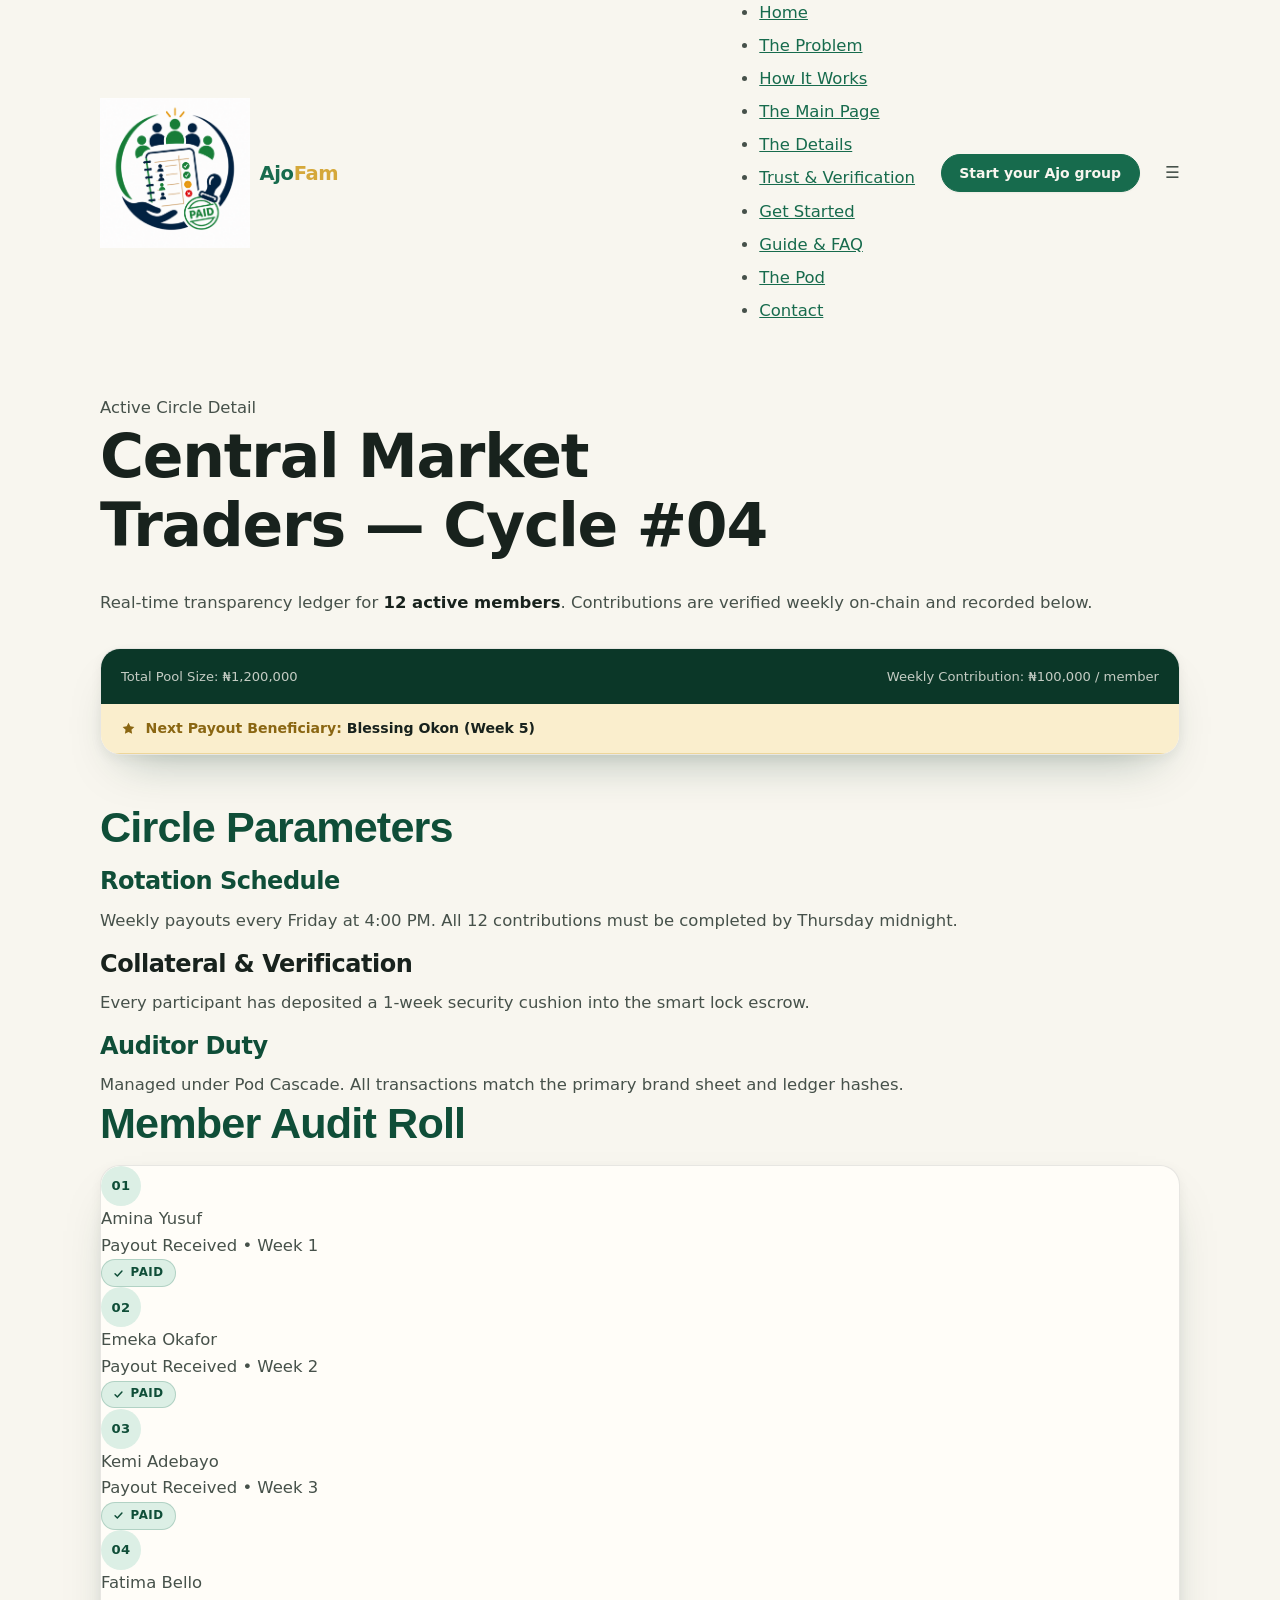
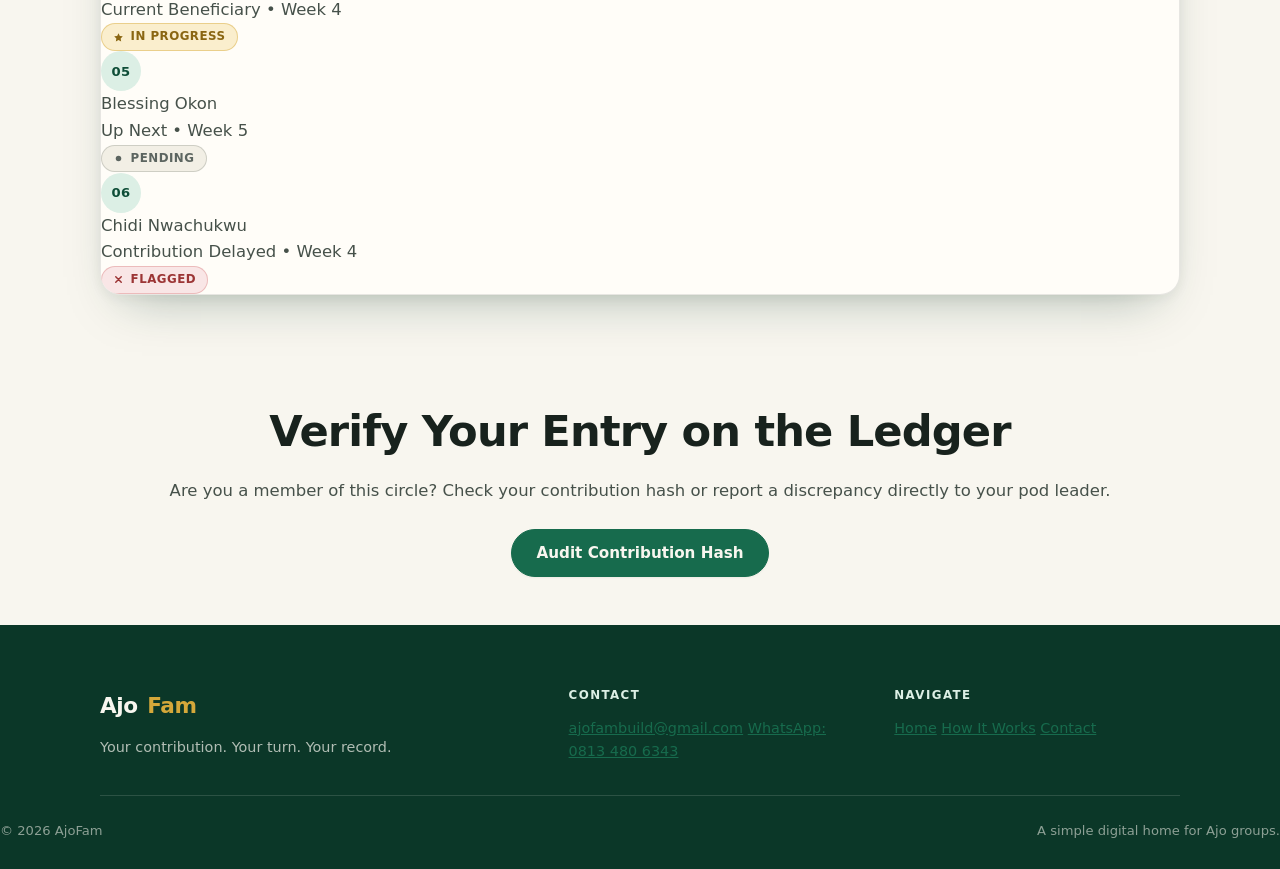
<file: Details.html>
<!DOCTYPE html>
<html lang="en">
<head>
  <meta charset="UTF-8">
  <meta name="viewport" content="width=device-width, initial-scale=1.0">
  <title>Ajo & Esusu Transparency — Group Detail Page</title>
  <link rel="stylesheet" href="Css-style/Brand.css">
  <link rel="stylesheet" href="Css-style/details.css">
</head>
<body>

  <!-- NAV -->
  <header class="nav">
    <div class="nav-inner">
      <a class="brand" href="index.html">
        <img
          src="image/Ajo-fam-logo.png"
          alt="AjoFam logo"
          width="150"
          height="120"
        />
        <span class="brand-word">Ajo<span>Fam</span></span>
      </a>
      <input type="checkbox" id="nav-toggle" class="nav-toggle" />
      <ul class="nav-links">
        <li><a href="index.html">Home</a></li>
        <li><a href="problem.html">The Problem</a></li>
        <li><a href="how-it-works.html">How It Works</a></li>
        <li><a href="dashboard.html">The Main Page</a></li>
        <li><a href="details.html" class="active" aria-current="page">The Details</a></li>
        <li><a href="trust.html">Trust &amp; Verification</a></li>
        <li><a href="request.html">Get Started</a></li>
        <li><a href="faq.html">Guide &amp; FAQ</a></li>
        <li><a href="pod.html">The Pod</a></li>
        <li><a href="contact.html">Contact</a></li>
      </ul>
      <a class="button small" href="request.html">Start your Ajo group</a>
      <label for="nav-toggle" class="nav-toggle-label" aria-label="Toggle navigation menu">
        ☰
      </label>
    </div>
  </header>

  <main>
    <!-- DETAIL HEADER / OVERVIEW -->
    <section class="hero" style="min-height: auto; padding: 48px 0;">
      <div class="wrap">
        <div class="hero-tag">Active Circle Detail</div>
        <h1 class="headline">Central Market Traders — Cycle #04</h1>
        <p class="subhead">
          Real-time transparency ledger for <strong>12 active members</strong>. Contributions are verified weekly on-chain and recorded below.
        </p>

        <!-- CYCLE METRICS BAR -->
        <div class="ledger-card" style="margin-top: 32px;">
          <div class="ledger-head">
            <span class="cycle">Total Pool Size: ₦1,200,000</span>
            <span class="amount">Weekly Contribution: ₦100,000 / member</span>
          </div>
          <div class="next-banner">
            <span>Next Payout Beneficiary: <strong>Blessing Okon (Week 5)</strong></span>
          </div>
        </div>
      </div>
    </section>

    <!-- MAIN DETAIL CONTENT GRID -->
    <section class="wrap" style="padding-bottom: 64px;">
      <div class="hero-grid" style="align-items: start;">
        
        <!-- LEFT COLUMN: Circle Specifications & Rules -->
        <div>
          <h2 style="font-family: 'DM Sans', sans-serif; color: #0f4e38; margin-bottom: 16px;">Circle Parameters</h2>
          <div class="problem-card" style="border-left-color: #176b4d; margin-bottom: 16px;">
            <h3 style="color: #0f4e38;">Rotation Schedule</h3>
            <p>Weekly payouts every Friday at 4:00 PM. All 12 contributions must be completed by Thursday midnight.</p>
          </div>

          <div class="problem-card" style="border-left-color: #d5a83a; margin-bottom: 16px;">
            <h3 style="color: #18221d;">Collateral &amp; Verification</h3>
            <p>Every participant has deposited a 1-week security cushion into the smart lock escrow.</p>
          </div>

          <div class="problem-card" style="border-left-color: #0f4e38;">
            <h3 style="color: #0f4e38;">Auditor Duty</h3>
            <p>Managed under Pod Cascade. All transactions match the primary brand sheet and ledger hashes.</p>
          </div>
        </div>

        <!-- RIGHT COLUMN: Member Breakdown Ledger -->
        <div>
          <h2 style="font-family: 'DM Sans', sans-serif; color: #0f4e38; margin-bottom: 16px;">Member Audit Roll</h2>
          <div class="ledger-card">
            
            <div class="row">
              <div class="avatar">01</div>
              <div class="who">
                <div class="name">Amina Yusuf</div>
                <div class="meta">Payout Received • Week 1</div>
              </div>
              <span class="stamp paid">PAID</span>
            </div>

            <div class="row">
              <div class="avatar">02</div>
              <div class="who">
                <div class="name">Emeka Okafor</div>
                <div class="meta">Payout Received • Week 2</div>
              </div>
              <span class="stamp paid">PAID</span>
            </div>

            <div class="row">
              <div class="avatar">03</div>
              <div class="who">
                <div class="name">Kemi Adebayo</div>
                <div class="meta">Payout Received • Week 3</div>
              </div>
              <span class="stamp paid">PAID</span>
            </div>

            <div class="row">
              <div class="avatar">04</div>
              <div class="who">
                <div class="name">Fatima Bello</div>
                <div class="meta">Current Beneficiary • Week 4</div>
              </div>
              <span class="stamp next">IN PROGRESS</span>
            </div>

            <div class="row">
              <div class="avatar">05</div>
              <div class="who">
                <div class="name">Blessing Okon</div>
                <div class="meta">Up Next • Week 5</div>
              </div>
              <span class="stamp pending">PENDING</span>
            </div>

            <div class="row">
              <div class="avatar">06</div>
              <div class="who">
                <div class="name">Chidi Nwachukwu</div>
                <div class="meta">Contribution Delayed • Week 4</div>
              </div>
              <span class="stamp missed">FLAGGED</span>
            </div>

          </div>
        </div>

      </div>
    </section>

    <!-- ACTION FOOTER SECTION -->
    <section class="problem" style="padding: 48px 0;">
      <div class="container" style="text-align: center;">
        <h2>Verify Your Entry on the Ledger</h2>
        <p class="subtext" style="margin: 12px auto 24px auto;">
          Are you a member of this circle? Check your contribution hash or report a discrepancy directly to your pod leader.
        </p>
        <div class="hero-ctas">
          <a href="request.html" class="button">Audit Contribution Hash</a>
        </div>
      </div>
    </section>
  </main>

  <!-- FOOTER -->
      <footer class="site-footer">
      <div class="wrap">
        <div class="footer-grid">
          <div>
            <div class="footer-brand">Ajo<span>Fam</span></div>
              <p>Your contribution. Your turn. Your record.</p>
            </div>
            <div>
              <h4>Contact</h4>
              <a href="mailto:ajofambuild@gmail.com">ajofambuild@gmail.com</a>
              <a href="https://wa.me/2348134806343" target="_blank" rel="noopener">WhatsApp: 0813 480 6343</a>
            </div>
            <div>
              <h4>Navigate</h4>
                <a href="index.html">Home</a>
                <a href="how-it-works.html">How It Works</a>
                <a href="contact.html">Contact</a>
              </div>
            </div>
          </div>
        </div>
        <div class="footer-bottom">
          <span>&copy; 2026 AjoFam</span>
          <span>A simple digital home for Ajo groups.</span>
        </div>
      </div>
    </footer>

</body>
</html>
</file>
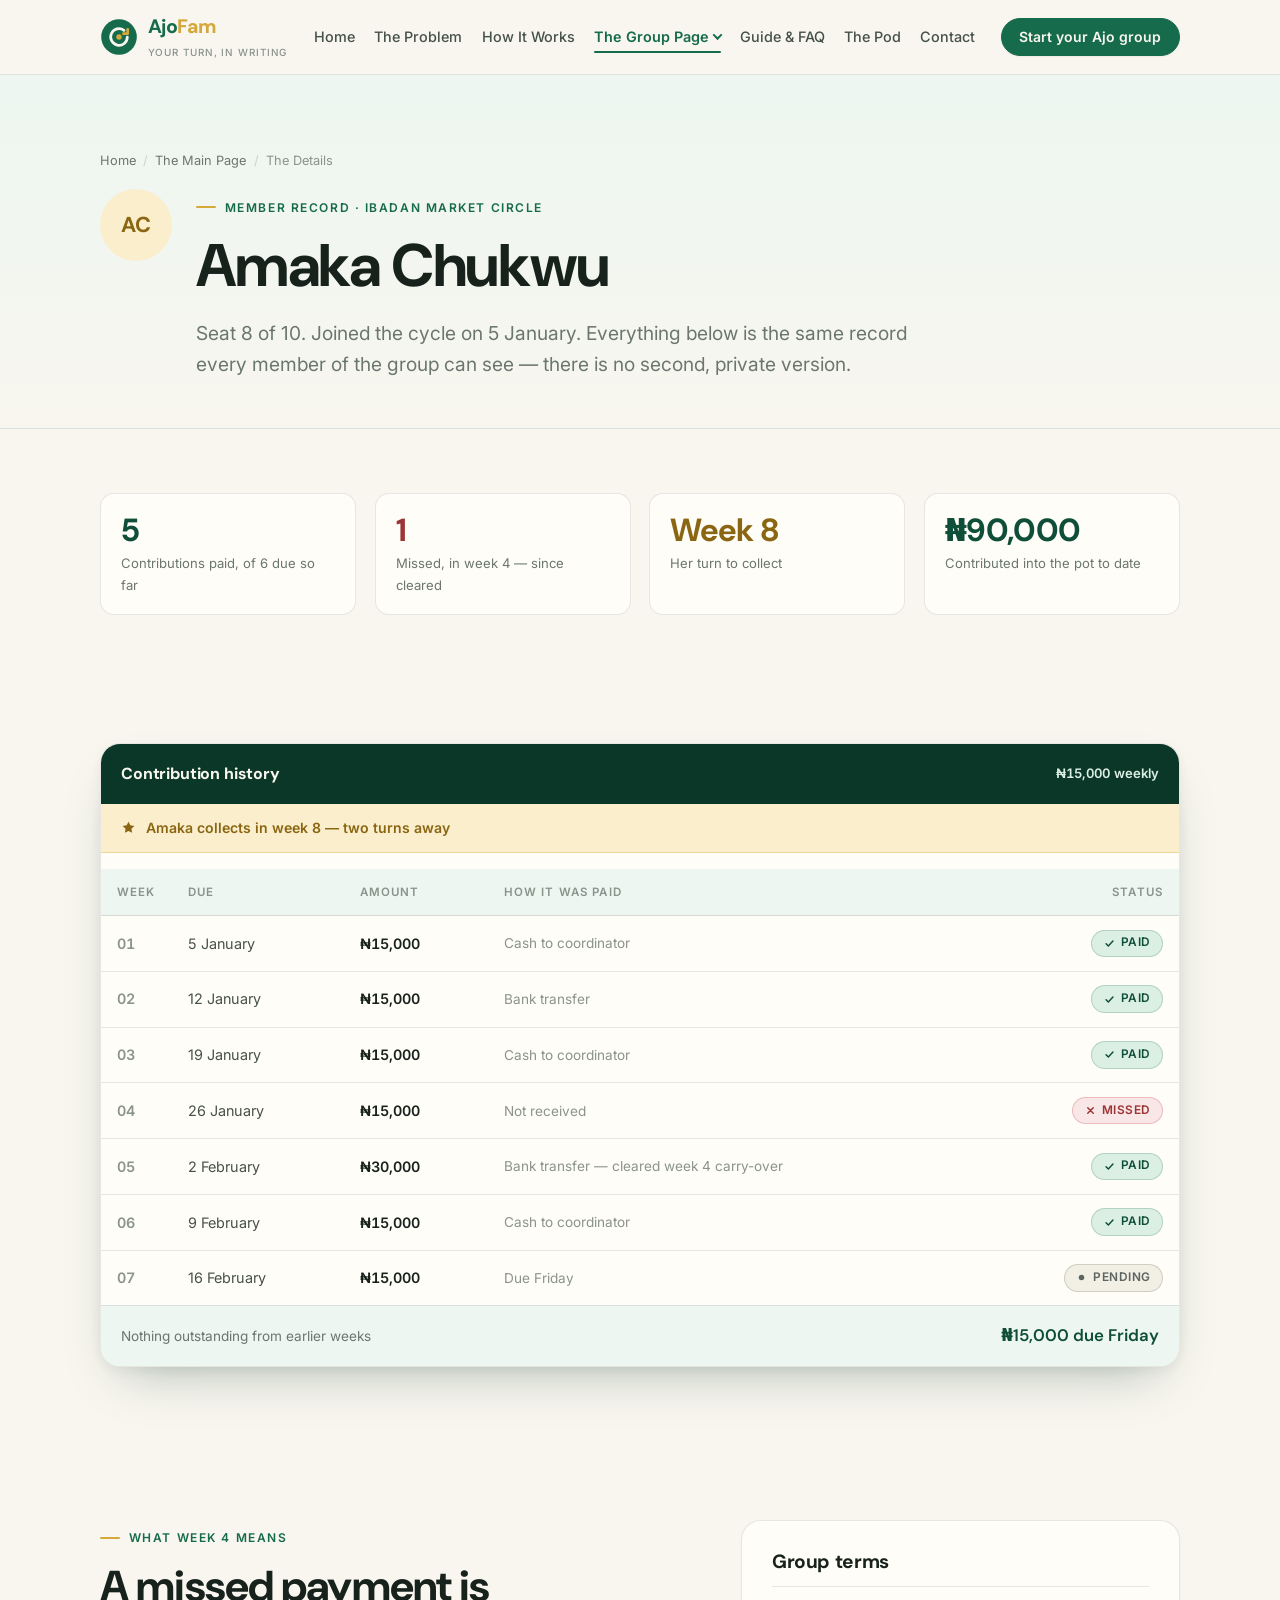
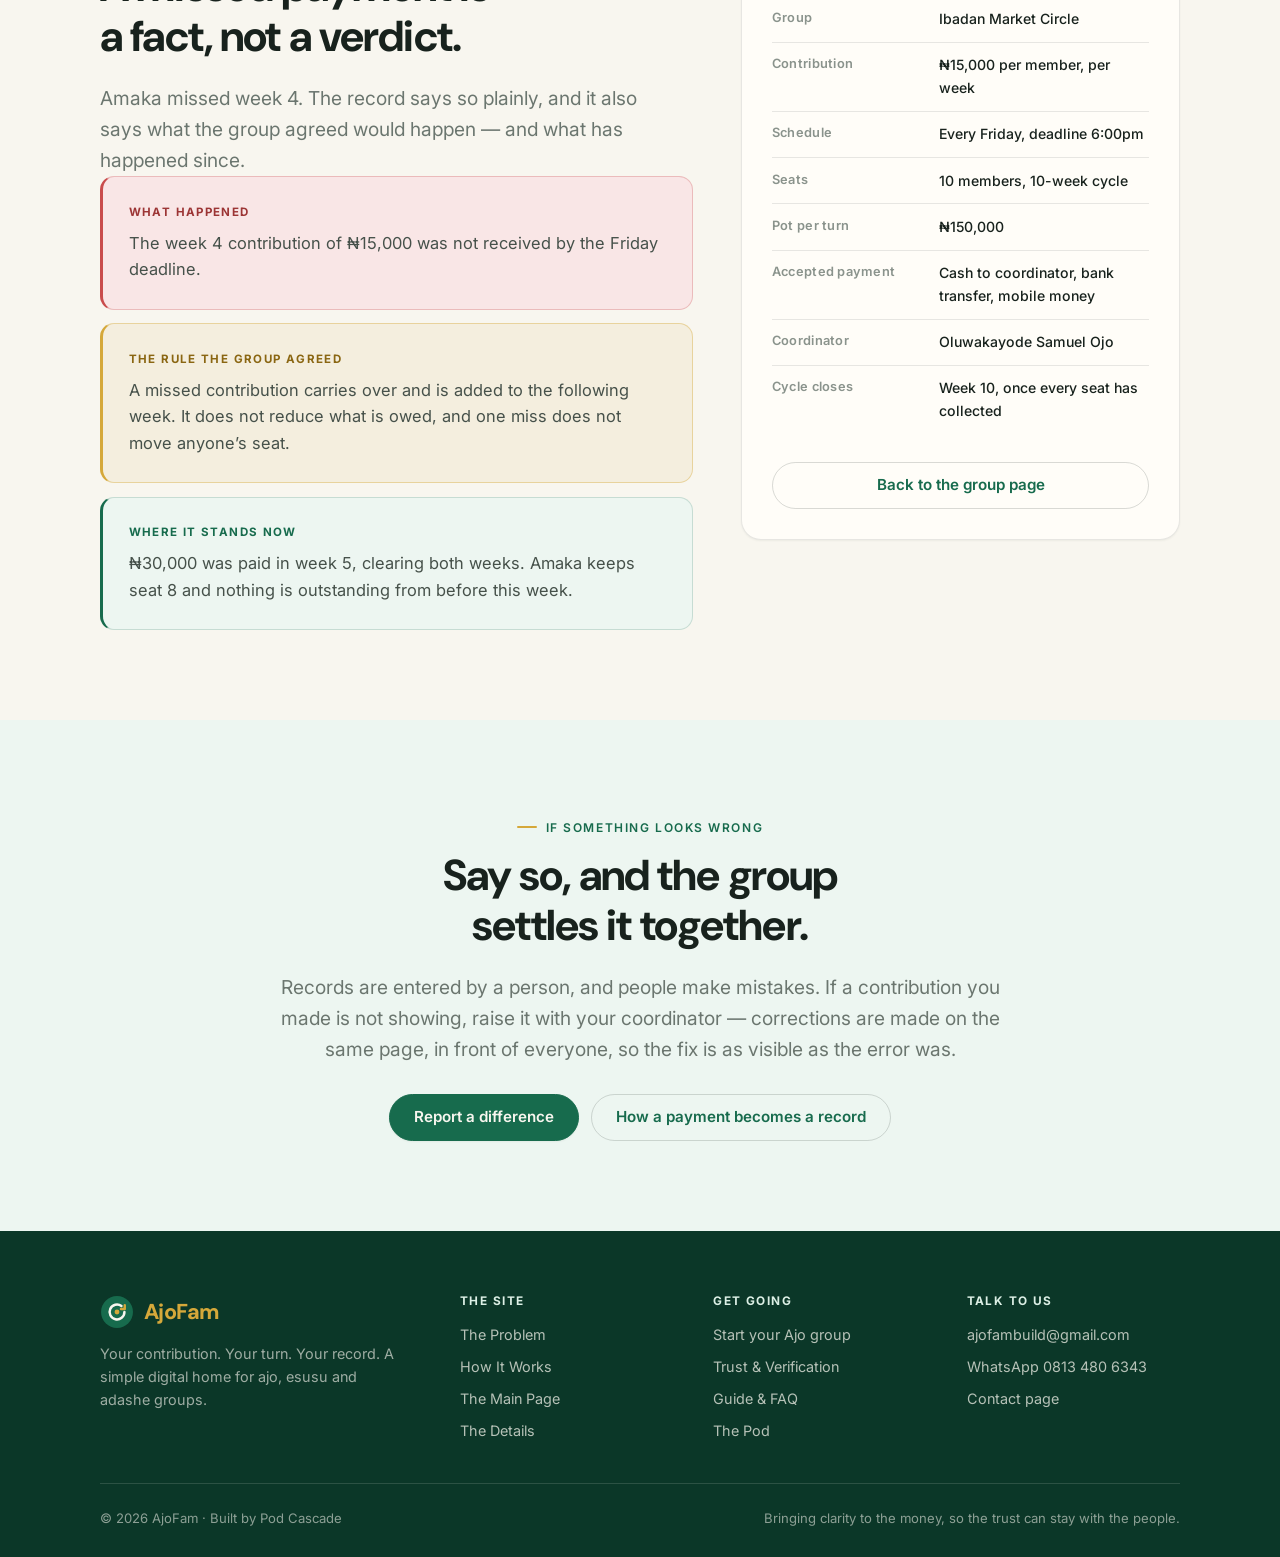
<file: details.html>
<!doctype html>
<html lang="en" class="no-js">
  <head>
    <meta charset="utf-8" />
    <meta name="viewport" content="width=device-width, initial-scale=1" />
    <title>The Details &mdash; AjoFam</title>
    <meta name="description" content="One member's full AjoFam record: every contribution by week, how it was paid, what a missed week meant, and the group terms it all runs under." />
    <meta name="theme-color" content="#176B4D" />
    <link rel="icon" href="image/favicon.svg" type="image/svg+xml" />
    <link rel="apple-touch-icon" href="image/Ajo-fam-logo.png" />
    <meta property="og:type" content="website" />
    <meta property="og:site_name" content="AjoFam" />
    <meta property="og:title" content="The Details &mdash; AjoFam" />
    <meta property="og:description" content="One member's full AjoFam record: every contribution by week, how it was paid, what a missed week meant, and the group terms it all runs under." />
    <meta property="og:image" content="image/Ajo-fam-logo.png" />
    <meta name="twitter:card" content="summary_large_image" />
    <link rel="preconnect" href="https://fonts.googleapis.com" />
    <link rel="preconnect" href="https://fonts.gstatic.com" crossorigin />
    <link
      href="https://fonts.googleapis.com/css2?family=DM+Sans:wght@500;600;700;800&family=Inter:wght@400;500;600;700&display=swap"
      rel="stylesheet"
    />
    <link rel="stylesheet" href="Css-style/Brand.css" />
    <link rel="stylesheet" href="Css-style/details.css" />
  </head>
  <body>
    <a class="skip-link" href="#main">Skip to main content</a>

    <header class="site-header">
      <nav class="nav-inner" aria-label="Primary">
        <a class="brand" href="index.html">
          <img class="brand-mark" src="image/ajofam-mark.svg" alt="" width="38" height="38" />
          <span>
            <span class="brand-word">Ajo<span>Fam</span></span>
            <span class="brand-tag">Your turn, in writing</span>
          </span>
        </a>

        <ul class="nav-menu" id="nav-menu">
        <li><a href="index.html">Home</a></li>
        <li><a href="problem.html">The Problem</a></li>
        <li><a href="how-it-works.html">How It Works</a></li>
        <li class="nav-item-has-sub is-current">
          <button type="button" class="nav-sub-toggle" aria-expanded="false" aria-controls="nav-group-page">The Group Page <span class="chev" aria-hidden="true"></span></button>
          <ul class="nav-sub" id="nav-group-page">
            <li><a href="dashboard.html">The Main Page<span class="sub-note">Whose turn it is, right now</span></a></li>
            <li><a href="details.html" aria-current="page">The Details<span class="sub-note">One member, one full record</span></a></li>
            <li><a href="trust.html">Trust &amp; Verification<span class="sub-note">How a payment becomes a record</span></a></li>
          </ul>
        </li>
        <li><a href="faq.html">Guide &amp; FAQ</a></li>
        <li><a href="pod.html">The Pod</a></li>
        <li><a href="contact.html">Contact</a></li>
        <li class="nav-drawer-cta"><a class="button" href="request.html">Start your Ajo group</a></li>
        </ul>

        <a class="button small nav-cta" href="request.html">Start your Ajo group</a>

        <button
          type="button"
          class="nav-toggle"
          aria-expanded="false"
          aria-controls="nav-menu"
          aria-label="Open navigation menu"
        >
          <span class="bars" aria-hidden="true"></span>
        </button>
      </nav>
    </header>
    <div class="nav-scrim" aria-hidden="true"></div>

    <main id="main">
      <section class="page-header">
        <div class="wrap">
          <ol class="breadcrumb">
            <li><a href="index.html">Home</a></li>
            <li><a href="dashboard.html">The Main Page</a></li>
            <li>The Details</li>
          </ol>
          <div class="member-head">
            <span class="avatar member-avatar" aria-hidden="true">AC</span>
            <div>
              <p class="kicker">Member record &middot; Ibadan Market Circle</p>
              <h1>Amaka Chukwu</h1>
              <p class="lede">
                Seat 8 of 10. Joined the cycle on 5 January. Everything below is
                the same record every member of the group can see &mdash; there
                is no second, private version.
              </p>
            </div>
          </div>
        </div>
      </section>

      <section class="section-tight">
        <div class="wrap">
          <h2 class="visually-hidden">Where Amaka stands</h2>
          <div class="stat-grid">
            <div class="stat">
              <span class="stat-value">5</span>
              <span class="stat-label">Contributions paid, of 6 due so far</span>
            </div>
            <div class="stat is-red">
              <span class="stat-value">1</span>
              <span class="stat-label">Missed, in week 4 &mdash; since cleared</span>
            </div>
            <div class="stat is-gold">
              <span class="stat-value">Week 8</span>
              <span class="stat-label">Her turn to collect</span>
            </div>
            <div class="stat">
              <span class="stat-value">&#8358;90,000</span>
              <span class="stat-label">Contributed into the pot to date</span>
            </div>
          </div>
        </div>
      </section>

      <section class="section-tight">
        <div class="wrap">
          <article class="ledger-card" aria-labelledby="member-history">
            <header class="ledger-head">
              <span class="ledger-title" id="member-history">Contribution history</span>
              <span class="ledger-amount">&#8358;15,000 weekly</span>
            </header>
            <p class="next-banner">Amaka collects in week 8 &mdash; two turns away</p>
            <div class="table-scroll">
              <table class="data-table detail-table">
                <caption class="visually-hidden">
                  Every contribution Amaka Chukwu has made this cycle
                </caption>
                <thead>
                  <tr>
                    <th scope="col" class="col-num">Week</th>
                    <th scope="col">Due</th>
                    <th scope="col">Amount</th>
                    <th scope="col">How it was paid</th>
                    <th scope="col" class="col-status">Status</th>
                  </tr>
                </thead>
                <tbody>
                  <tr>
                    <td class="col-num">01</td>
                    <td>5 January</td>
                    <td class="cell-amount">&#8358;15,000</td>
                    <td><span class="cell-sub cell-note">Cash to coordinator</span></td>
                    <td class="col-status"><span class="stamp paid">Paid</span></td>
                  </tr>
                  <tr>
                    <td class="col-num">02</td>
                    <td>12 January</td>
                    <td class="cell-amount">&#8358;15,000</td>
                    <td><span class="cell-sub cell-note">Bank transfer</span></td>
                    <td class="col-status"><span class="stamp paid">Paid</span></td>
                  </tr>
                  <tr>
                    <td class="col-num">03</td>
                    <td>19 January</td>
                    <td class="cell-amount">&#8358;15,000</td>
                    <td><span class="cell-sub cell-note">Cash to coordinator</span></td>
                    <td class="col-status"><span class="stamp paid">Paid</span></td>
                  </tr>
                  <tr>
                    <td class="col-num">04</td>
                    <td>26 January</td>
                    <td class="cell-amount">&#8358;15,000</td>
                    <td><span class="cell-sub cell-note">Not received</span></td>
                    <td class="col-status"><span class="stamp missed">Missed</span></td>
                  </tr>
                  <tr>
                    <td class="col-num">05</td>
                    <td>2 February</td>
                    <td class="cell-amount">&#8358;30,000</td>
                    <td><span class="cell-sub cell-note">Bank transfer &mdash; cleared week 4 carry-over</span></td>
                    <td class="col-status"><span class="stamp paid">Paid</span></td>
                  </tr>
                  <tr>
                    <td class="col-num">06</td>
                    <td>9 February</td>
                    <td class="cell-amount">&#8358;15,000</td>
                    <td><span class="cell-sub cell-note">Cash to coordinator</span></td>
                    <td class="col-status"><span class="stamp paid">Paid</span></td>
                  </tr>
                  <tr>
                    <td class="col-num">07</td>
                    <td>16 February</td>
                    <td class="cell-amount">&#8358;15,000</td>
                    <td><span class="cell-sub cell-note">Due Friday</span></td>
                    <td class="col-status"><span class="stamp pending">Pending</span></td>
                  </tr>
                </tbody>
              </table>
            </div>
            <footer class="ledger-foot">
              <span>Nothing outstanding from earlier weeks</span>
              <strong>&#8358;15,000 due Friday</strong>
            </footer>
          </article>
        </div>
      </section>

      <section class="section">
        <div class="wrap detail-grid">
          <div>
            <p class="kicker">What week 4 means</p>
            <h2>A missed payment is a fact, not a verdict.</h2>
            <p class="lede">
              Amaka missed week 4. The record says so plainly, and it also says
              what the group agreed would happen &mdash; and what has happened
              since.
            </p>

            <div class="callout is-red">
              <span class="callout-label">What happened</span>
              <p>
                The week 4 contribution of &#8358;15,000 was not received by the
                Friday deadline.
              </p>
            </div>
            <div class="callout is-gold">
              <span class="callout-label">The rule the group agreed</span>
              <p>
                A missed contribution carries over and is added to the following
                week. It does not reduce what is owed, and one miss does not
                move anyone&rsquo;s seat.
              </p>
            </div>
            <div class="callout">
              <span class="callout-label">Where it stands now</span>
              <p>
                &#8358;30,000 was paid in week 5, clearing both weeks. Amaka
                keeps seat 8 and nothing is outstanding from before this week.
              </p>
            </div>
          </div>

          <aside class="detail-side">
            <h3>Group terms</h3>
            <dl class="spec-list">
              <div>
                <dt>Group</dt>
                <dd>Ibadan Market Circle</dd>
              </div>
              <div>
                <dt>Contribution</dt>
                <dd>&#8358;15,000 per member, per week</dd>
              </div>
              <div>
                <dt>Schedule</dt>
                <dd>Every Friday, deadline 6:00pm</dd>
              </div>
              <div>
                <dt>Seats</dt>
                <dd>10 members, 10-week cycle</dd>
              </div>
              <div>
                <dt>Pot per turn</dt>
                <dd>&#8358;150,000</dd>
              </div>
              <div>
                <dt>Accepted payment</dt>
                <dd>Cash to coordinator, bank transfer, mobile money</dd>
              </div>
              <div>
                <dt>Coordinator</dt>
                <dd>Oluwakayode Samuel Ojo</dd>
              </div>
              <div>
                <dt>Cycle closes</dt>
                <dd>Week 10, once every seat has collected</dd>
              </div>
            </dl>
            <div class="button-row">
              <a class="button ghost block" href="dashboard.html">Back to the group page</a>
            </div>
          </aside>
        </div>
      </section>

      <section class="section section-mint">
        <div class="wrap wrap-narrow correction-block">
          <p class="kicker">If something looks wrong</p>
          <h2>Say so, and the group settles it together.</h2>
          <p class="lede">
            Records are entered by a person, and people make mistakes. If a
            contribution you made is not showing, raise it with your coordinator
            &mdash; corrections are made on the same page, in front of everyone,
            so the fix is as visible as the error was.
          </p>
          <div class="button-row">
            <a class="button" href="contact.html">Report a difference</a>
            <a class="button ghost" href="trust.html">How a payment becomes a record</a>
          </div>
        </div>
      </section>
    </main>

    <footer class="site-footer">
      <div class="wrap">
        <div class="footer-grid">
          <div class="footer-col">
            <a class="footer-brand" href="index.html">
              <img src="image/ajofam-mark.svg" alt="" width="34" height="34" />
              <span>Ajo<span>Fam</span></span>
            </a>
            <p class="footer-tagline">
              Your contribution. Your turn. Your record. A simple digital home
              for ajo, esusu and adashe groups.
            </p>
          </div>

          <div class="footer-col">
            <h4>The site</h4>
            <ul class="footer-links">
              <li><a href="problem.html">The Problem</a></li>
              <li><a href="how-it-works.html">How It Works</a></li>
              <li><a href="dashboard.html">The Main Page</a></li>
              <li><a href="details.html">The Details</a></li>
            </ul>
          </div>

          <div class="footer-col">
            <h4>Get going</h4>
            <ul class="footer-links">
              <li><a href="request.html">Start your Ajo group</a></li>
              <li><a href="trust.html">Trust &amp; Verification</a></li>
              <li><a href="faq.html">Guide &amp; FAQ</a></li>
              <li><a href="pod.html">The Pod</a></li>
            </ul>
          </div>

          <div class="footer-col">
            <h4>Talk to us</h4>
            <ul class="footer-links">
              <li><a href="mailto:ajofambuild@gmail.com">ajofambuild@gmail.com</a></li>
              <li>
                <a href="https://wa.me/2348134806343" target="_blank" rel="noopener">
                  WhatsApp 0813 480 6343
                </a>
              </li>
              <li><a href="contact.html">Contact page</a></li>
            </ul>
          </div>
        </div>

        <div class="footer-bottom">
          <span>&copy; <span data-year>2026</span> AjoFam &middot; Built by Pod Cascade</span>
          <span>Bringing clarity to the money, so the trust can stay with the people.</span>
        </div>
      </div>
    </footer>

    <script src="js/site.js" defer></script>
  </body>
</html>
</file>
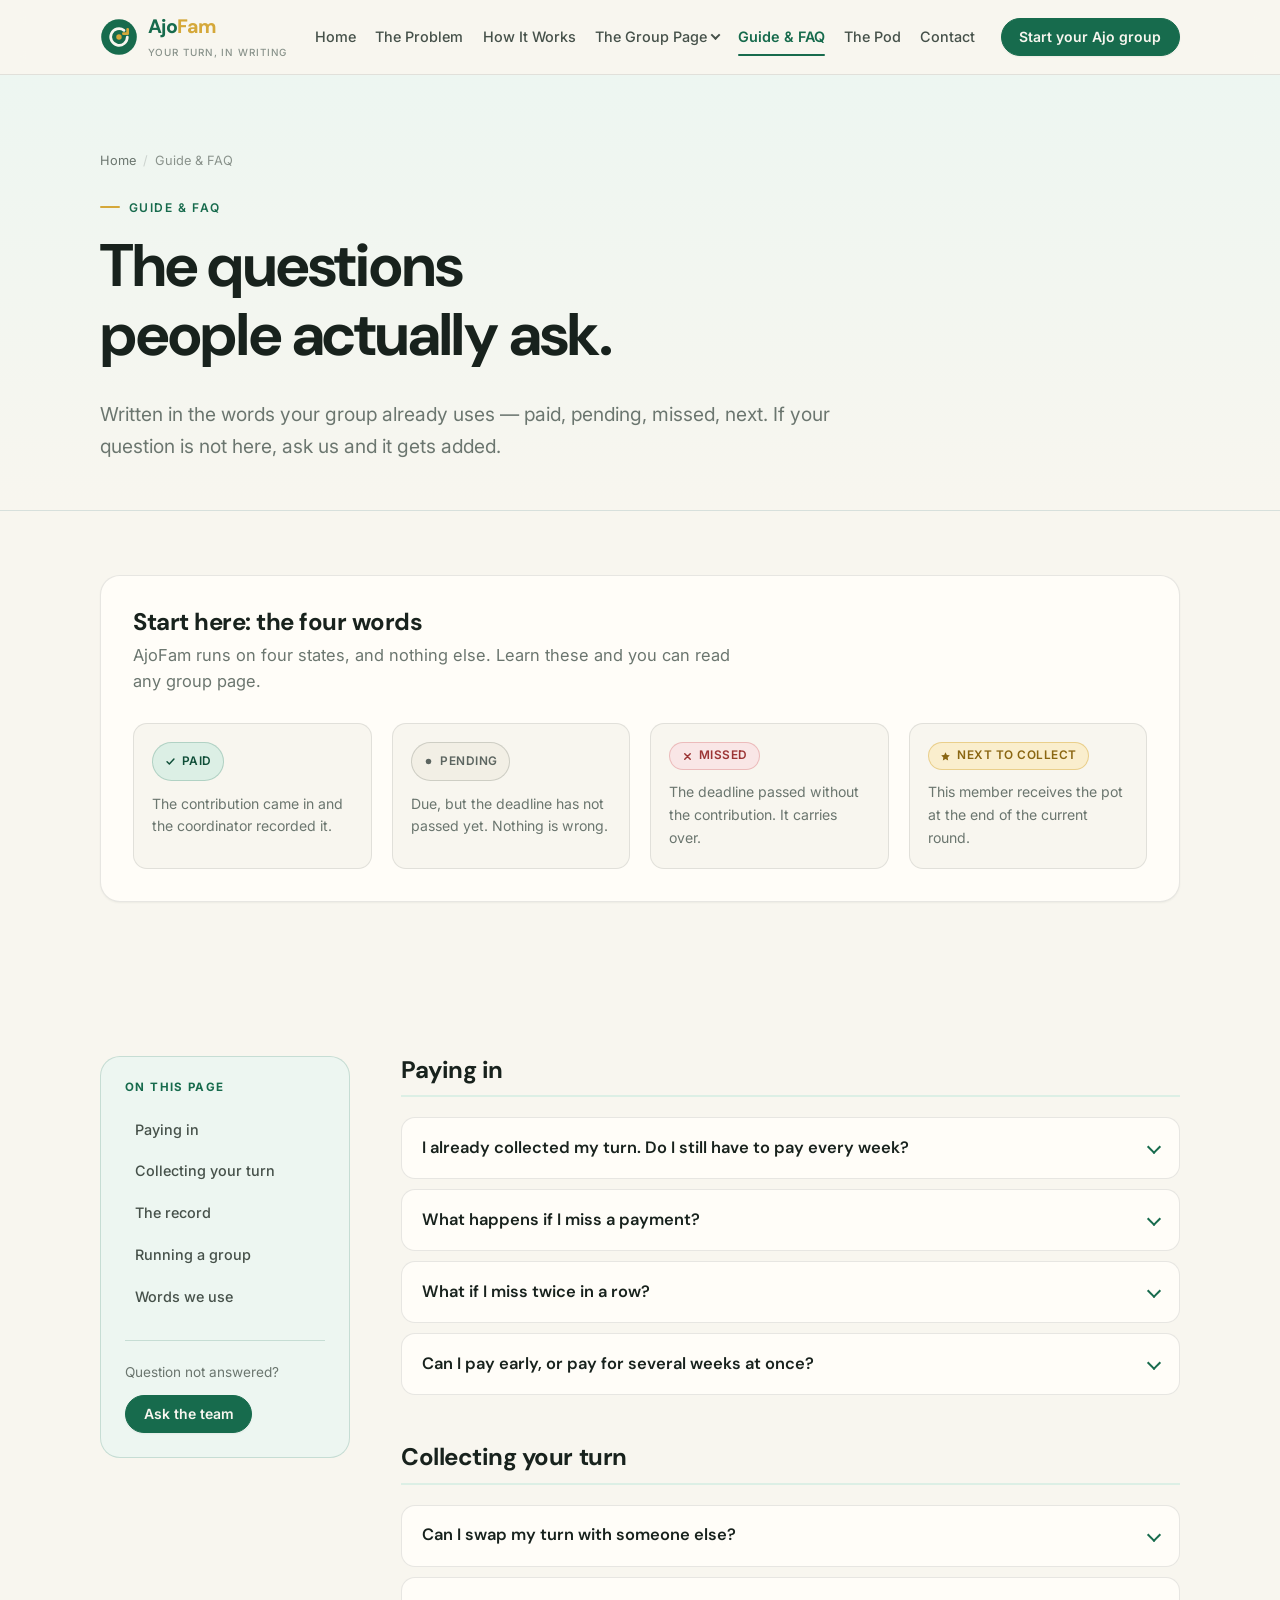
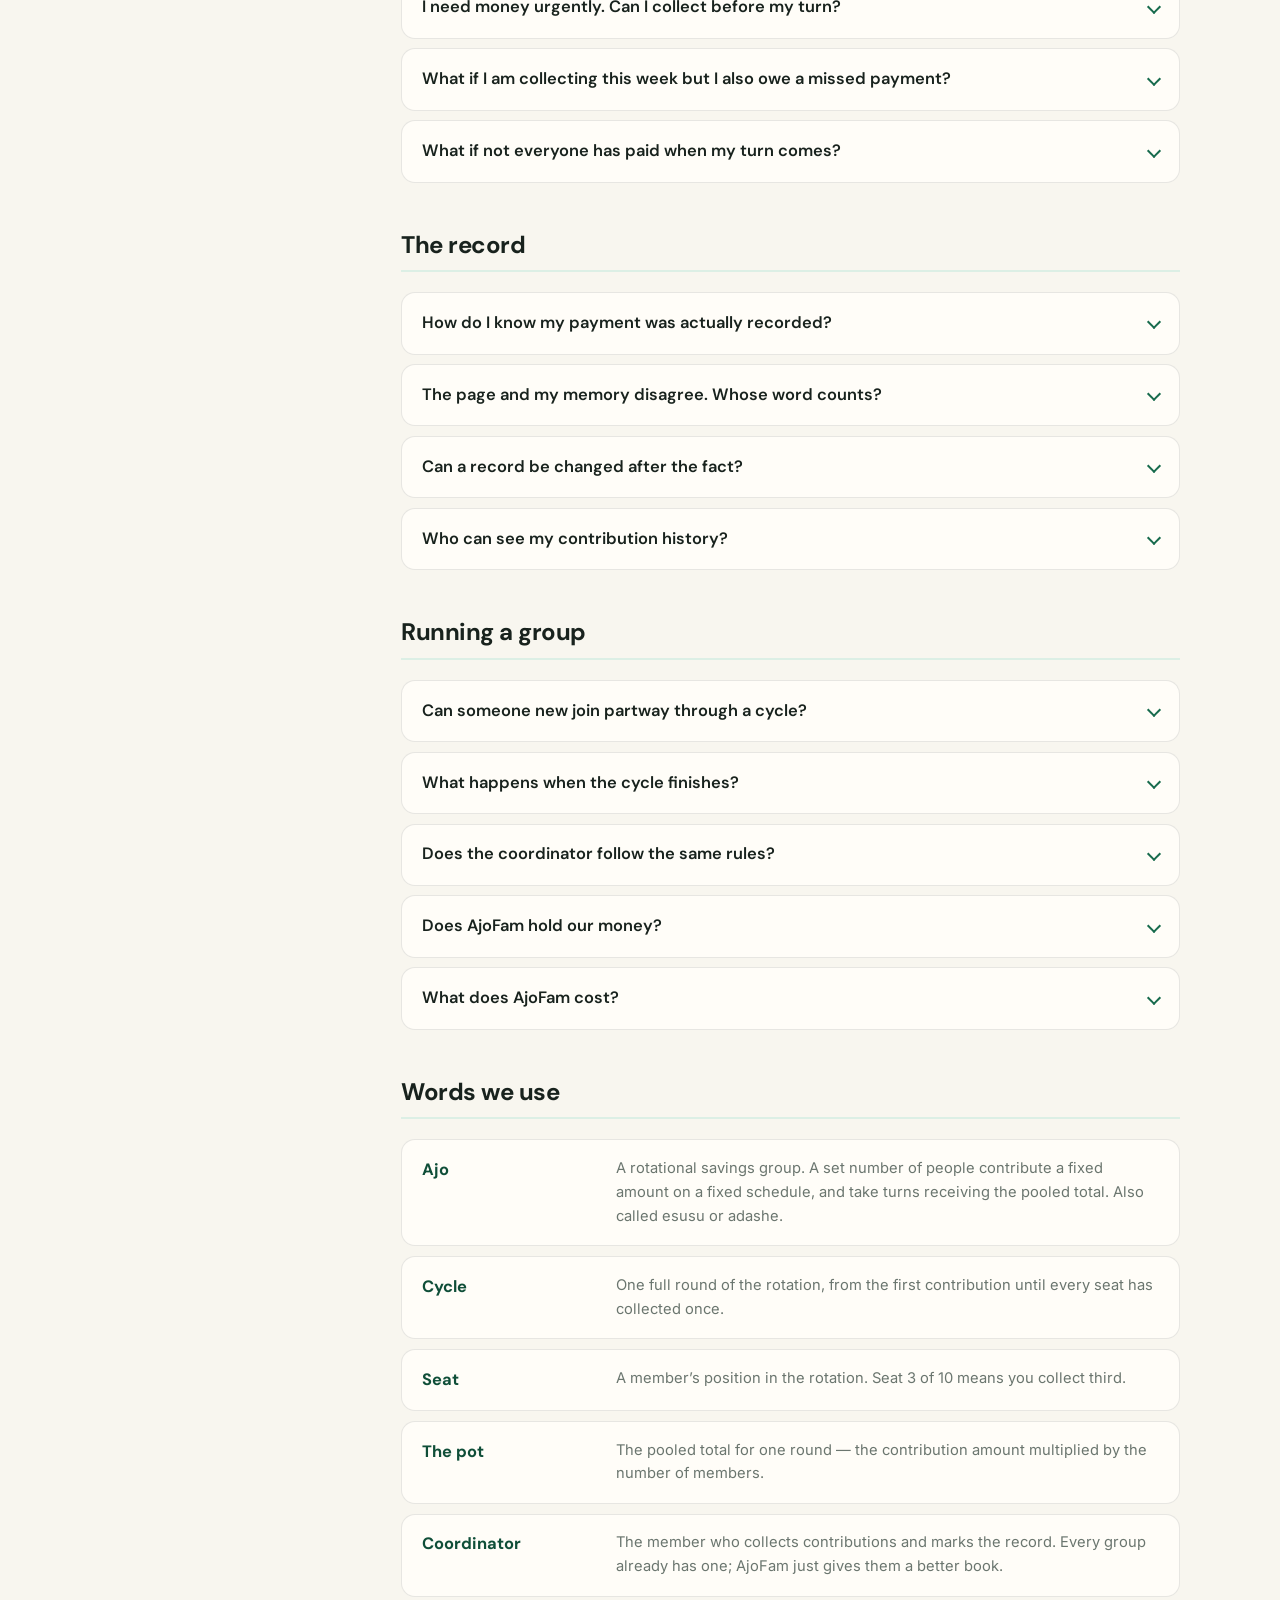
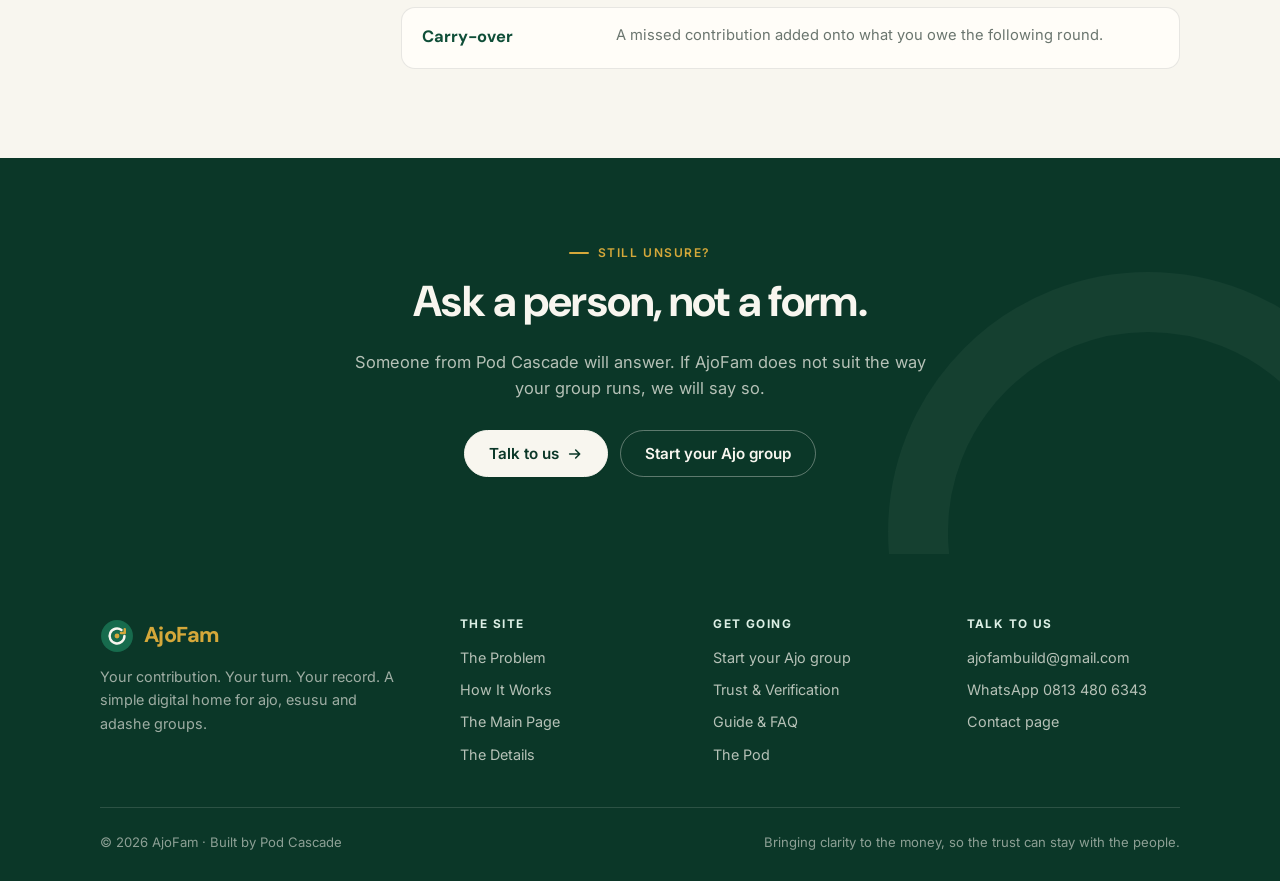
<file: faq.html>
<!doctype html>
<html lang="en" class="no-js">
  <head>
    <meta charset="utf-8" />
    <meta name="viewport" content="width=device-width, initial-scale=1" />
    <title>Guide &amp; FAQ &mdash; AjoFam</title>
    <meta name="description" content="Plain answers about running an ajo group with AjoFam: paying in, collecting your turn, how the record works, missed payments, and the words we use." />
    <meta name="theme-color" content="#176B4D" />
    <link rel="icon" href="image/favicon.svg" type="image/svg+xml" />
    <link rel="apple-touch-icon" href="image/Ajo-fam-logo.png" />
    <meta property="og:type" content="website" />
    <meta property="og:site_name" content="AjoFam" />
    <meta property="og:title" content="Guide &amp; FAQ &mdash; AjoFam" />
    <meta property="og:description" content="Plain answers about running an ajo group with AjoFam: paying in, collecting your turn, how the record works, missed payments, and the words we use." />
    <meta property="og:image" content="image/Ajo-fam-logo.png" />
    <meta name="twitter:card" content="summary_large_image" />
    <link rel="preconnect" href="https://fonts.googleapis.com" />
    <link rel="preconnect" href="https://fonts.gstatic.com" crossorigin />
    <link
      href="https://fonts.googleapis.com/css2?family=DM+Sans:wght@500;600;700;800&family=Inter:wght@400;500;600;700&display=swap"
      rel="stylesheet"
    />
    <link rel="stylesheet" href="Css-style/Brand.css" />
    <link rel="stylesheet" href="Css-style/guide-faq.css" />
  </head>
  <body>
    <a class="skip-link" href="#main">Skip to main content</a>

    <header class="site-header">
      <nav class="nav-inner" aria-label="Primary">
        <a class="brand" href="index.html">
          <img class="brand-mark" src="image/ajofam-mark.svg" alt="" width="38" height="38" />
          <span>
            <span class="brand-word">Ajo<span>Fam</span></span>
            <span class="brand-tag">Your turn, in writing</span>
          </span>
        </a>

        <ul class="nav-menu" id="nav-menu">
        <li><a href="index.html">Home</a></li>
        <li><a href="problem.html">The Problem</a></li>
        <li><a href="how-it-works.html">How It Works</a></li>
        <li class="nav-item-has-sub">
          <button type="button" class="nav-sub-toggle" aria-expanded="false" aria-controls="nav-group-page">The Group Page <span class="chev" aria-hidden="true"></span></button>
          <ul class="nav-sub" id="nav-group-page">
            <li><a href="dashboard.html">The Main Page<span class="sub-note">Whose turn it is, right now</span></a></li>
            <li><a href="details.html">The Details<span class="sub-note">One member, one full record</span></a></li>
            <li><a href="trust.html">Trust &amp; Verification<span class="sub-note">How a payment becomes a record</span></a></li>
          </ul>
        </li>
        <li><a href="faq.html" aria-current="page">Guide &amp; FAQ</a></li>
        <li><a href="pod.html">The Pod</a></li>
        <li><a href="contact.html">Contact</a></li>
        <li class="nav-drawer-cta"><a class="button" href="request.html">Start your Ajo group</a></li>
        </ul>

        <a class="button small nav-cta" href="request.html">Start your Ajo group</a>

        <button
          type="button"
          class="nav-toggle"
          aria-expanded="false"
          aria-controls="nav-menu"
          aria-label="Open navigation menu"
        >
          <span class="bars" aria-hidden="true"></span>
        </button>
      </nav>
    </header>
    <div class="nav-scrim" aria-hidden="true"></div>

    <main id="main">
      <section class="page-header">
        <div class="wrap">
          <ol class="breadcrumb">
            <li><a href="index.html">Home</a></li>
            <li>Guide &amp; FAQ</li>
          </ol>
          <p class="kicker">Guide &amp; FAQ</p>
          <h1>The questions people actually ask.</h1>
          <p class="lede">
            Written in the words your group already uses &mdash; paid, pending,
            missed, next. If your question is not here, ask us and it gets
            added.
          </p>
        </div>
      </section>

      <section class="section-tight">
        <div class="wrap">
          <div class="status-guide">
            <h2 class="status-guide-title">Start here: the four words</h2>
            <p class="status-guide-sub">
              AjoFam runs on four states, and nothing else. Learn these and you
              can read any group page.
            </p>
            <div class="status-cards">
              <div class="status-card">
                <span class="stamp paid">Paid</span>
                <p>The contribution came in and the coordinator recorded it.</p>
              </div>
              <div class="status-card">
                <span class="stamp pending">Pending</span>
                <p>Due, but the deadline has not passed yet. Nothing is wrong.</p>
              </div>
              <div class="status-card">
                <span class="stamp missed">Missed</span>
                <p>The deadline passed without the contribution. It carries over.</p>
              </div>
              <div class="status-card">
                <span class="stamp next">Next to collect</span>
                <p>This member receives the pot at the end of the current round.</p>
              </div>
            </div>
          </div>
        </div>
      </section>

      <section class="section">
        <div class="wrap faq-layout">
          <nav class="faq-nav" aria-label="Question categories">
            <h2 class="faq-nav-title">On this page</h2>
            <ul>
              <li><a href="#paying-in">Paying in</a></li>
              <li><a href="#collecting-your-turn">Collecting your turn</a></li>
              <li><a href="#the-record">The record</a></li>
              <li><a href="#running-a-group">Running a group</a></li>
              <li><a href="#glossary">Words we use</a></li>
            </ul>
            <div class="faq-nav-help">
              <p>Question not answered?</p>
              <a class="button small" href="contact.html">Ask the team</a>
            </div>
          </nav>

          <div class="faq-body">
          <div class="faq-group" id="paying-in">
            <h3 class="faq-group-title">Paying in</h3>
            <div class="accordion" data-exclusive>
              <details>
                <summary>I already collected my turn. Do I still have to pay every week?</summary>
                <div class="accordion-body"><p>Yes. Your turn being over does not mean you are finished &mdash; you pay until the cycle ends, the same as everyone else. The rotation decides when you receive money, not when you stop putting it in.</p></div>
              </details>
              <details>
                <summary>What happens if I miss a payment?</summary>
                <div class="accordion-body"><p>It does not vanish. It is added to what you owe the following round. Miss once and you pay double next time, and you keep your seat.</p></div>
              </details>
              <details>
                <summary>What if I miss twice in a row?</summary>
                <div class="accordion-body"><p>Your seat moves to the back of the rotation. Whoever was behind you moves up. You still owe everything you missed &mdash; this changes when you collect, not what you owe.</p></div>
              </details>
              <details>
                <summary>Can I pay early, or pay for several weeks at once?</summary>
                <div class="accordion-body"><p>Yes, if your coordinator agrees. Paying ahead is recorded against the weeks it covers, so your line shows paid for each one rather than a single lump nobody can account for later.</p></div>
              </details>
            </div>
          </div>
          <div class="faq-group" id="collecting-your-turn">
            <h3 class="faq-group-title">Collecting your turn</h3>
            <div class="accordion" data-exclusive>
              <details>
                <summary>Can I swap my turn with someone else?</summary>
                <div class="accordion-body"><p>Only if you both agree and tell the coordinator before the cycle starts. Once the order is set and the first payout has gone out, it is locked for everyone &mdash; that is what makes it fair.</p></div>
              </details>
              <details>
                <summary>I need money urgently. Can I collect before my turn?</summary>
                <div class="accordion-body"><p>No. The whole point of ajo is that everyone waits their turn. Asking to jump the line is asking someone else to wait longer for money they were already counting on.</p></div>
              </details>
              <details>
                <summary>What if I am collecting this week but I also owe a missed payment?</summary>
                <div class="accordion-body"><p>You still owe it. Collecting does not cancel a debt to the pot &mdash; it is settled alongside your collection, so the total stays correct for the members still waiting.</p></div>
              </details>
              <details>
                <summary>What if not everyone has paid when my turn comes?</summary>
                <div class="accordion-body"><p>The pot does not go out short. Your coordinator confirms every contribution first. If someone is outstanding, the group applies its own rule rather than quietly handing over less.</p></div>
              </details>
            </div>
          </div>
          <div class="faq-group" id="the-record">
            <h3 class="faq-group-title">The record</h3>
            <div class="accordion" data-exclusive>
              <details>
                <summary>How do I know my payment was actually recorded?</summary>
                <div class="accordion-body"><p>Check your line on the group page after you pay. If it shows paid for the week, it is recorded. A transfer screenshot on your phone is proof to you &mdash; it becomes the group&rsquo;s record when it appears on the page.</p></div>
              </details>
              <details>
                <summary>The page and my memory disagree. Whose word counts?</summary>
                <div class="accordion-body"><p>The page &mdash; it is updated the same day money moves, in front of whoever is around, so there is no gap for anyone to misremember later. If you believe it is wrong, raise it with your coordinator that week.</p></div>
              </details>
              <details>
                <summary>Can a record be changed after the fact?</summary>
                <div class="accordion-body"><p>A correction can be made, but it never erases what was there. The original entry stays with the correction shown beside it and dated, so the fix is as visible as the mistake.</p></div>
              </details>
              <details>
                <summary>Who can see my contribution history?</summary>
                <div class="accordion-body"><p>The members of your own group, and nobody else. That is the point &mdash; a record only one person can see is the problem AjoFam exists to solve. It is not sold, published, or shown to other groups.</p></div>
              </details>
            </div>
          </div>
          <div class="faq-group" id="running-a-group">
            <h3 class="faq-group-title">Running a group</h3>
            <div class="accordion" data-exclusive>
              <details>
                <summary>Can someone new join partway through a cycle?</summary>
                <div class="accordion-body"><p>Not as a collector &mdash; that would mean someone already in line waits even longer. New members join at the start of the next cycle, added to a fresh order.</p></div>
              </details>
              <details>
                <summary>What happens when the cycle finishes?</summary>
                <div class="accordion-body"><p>The cycle closes. The group meets, confirms every account is settled, and decides together whether to run again in the same order or draw a new one.</p></div>
              </details>
              <details>
                <summary>Does the coordinator follow the same rules?</summary>
                <div class="accordion-body"><p>Yes. They contribute every round like everyone else and hold a seat in the rotation. A missed payment from the coordinator follows the exact same catch-up rule.</p></div>
              </details>
              <details>
                <summary>Does AjoFam hold our money?</summary>
                <div class="accordion-body"><p>No. AjoFam is a record, not a bank or a wallet. Contributions move exactly the way your group already moves them &mdash; cash, bank transfer or mobile money &mdash; and no fee is taken from the pot.</p></div>
              </details>
              <details>
                <summary>What does AjoFam cost?</summary>
                <div class="accordion-body"><p>Nothing to your pot. AjoFam does not take a cut, charge interest, or lend money. If that ever changes, it will be stated plainly here before it applies to any group.</p></div>
              </details>
            </div>
          </div>

            <div class="faq-group" id="glossary">
              <h3 class="faq-group-title">Words we use</h3>
              <dl class="glossary">
              <div>
                <dt>Ajo</dt>
                <dd>A rotational savings group. A set number of people contribute a fixed amount on a fixed schedule, and take turns receiving the pooled total. Also called esusu or adashe.</dd>
              </div>
              <div>
                <dt>Cycle</dt>
                <dd>One full round of the rotation, from the first contribution until every seat has collected once.</dd>
              </div>
              <div>
                <dt>Seat</dt>
                <dd>A member&rsquo;s position in the rotation. Seat 3 of 10 means you collect third.</dd>
              </div>
              <div>
                <dt>The pot</dt>
                <dd>The pooled total for one round &mdash; the contribution amount multiplied by the number of members.</dd>
              </div>
              <div>
                <dt>Coordinator</dt>
                <dd>The member who collects contributions and marks the record. Every group already has one; AjoFam just gives them a better book.</dd>
              </div>
              <div>
                <dt>Carry-over</dt>
                <dd>A missed contribution added onto what you owe the following round.</dd>
              </div>
              </dl>
            </div>
          </div>
        </div>
      </section>

      <section class="cta-band">
        <div class="wrap">
          <p class="kicker">Still unsure?</p>
          <h2>Ask a person, not a form.</h2>
          <p>
            Someone from Pod Cascade will answer. If AjoFam does not suit the
            way your group runs, we will say so.
          </p>
          <div class="button-row">
            <a class="button on-ink has-arrow" href="contact.html">Talk to us</a>
            <a class="button ghost on-ink" href="request.html">Start your Ajo group</a>
          </div>
        </div>
      </section>
    </main>

    <footer class="site-footer">
      <div class="wrap">
        <div class="footer-grid">
          <div class="footer-col">
            <a class="footer-brand" href="index.html">
              <img src="image/ajofam-mark.svg" alt="" width="34" height="34" />
              <span>Ajo<span>Fam</span></span>
            </a>
            <p class="footer-tagline">
              Your contribution. Your turn. Your record. A simple digital home
              for ajo, esusu and adashe groups.
            </p>
          </div>

          <div class="footer-col">
            <h4>The site</h4>
            <ul class="footer-links">
              <li><a href="problem.html">The Problem</a></li>
              <li><a href="how-it-works.html">How It Works</a></li>
              <li><a href="dashboard.html">The Main Page</a></li>
              <li><a href="details.html">The Details</a></li>
            </ul>
          </div>

          <div class="footer-col">
            <h4>Get going</h4>
            <ul class="footer-links">
              <li><a href="request.html">Start your Ajo group</a></li>
              <li><a href="trust.html">Trust &amp; Verification</a></li>
              <li><a href="faq.html">Guide &amp; FAQ</a></li>
              <li><a href="pod.html">The Pod</a></li>
            </ul>
          </div>

          <div class="footer-col">
            <h4>Talk to us</h4>
            <ul class="footer-links">
              <li><a href="mailto:ajofambuild@gmail.com">ajofambuild@gmail.com</a></li>
              <li>
                <a href="https://wa.me/2348134806343" target="_blank" rel="noopener">
                  WhatsApp 0813 480 6343
                </a>
              </li>
              <li><a href="contact.html">Contact page</a></li>
            </ul>
          </div>
        </div>

        <div class="footer-bottom">
          <span>&copy; <span data-year>2026</span> AjoFam &middot; Built by Pod Cascade</span>
          <span>Bringing clarity to the money, so the trust can stay with the people.</span>
        </div>
      </div>
    </footer>

    <script src="js/site.js" defer></script>
  </body>
</html>
</file>
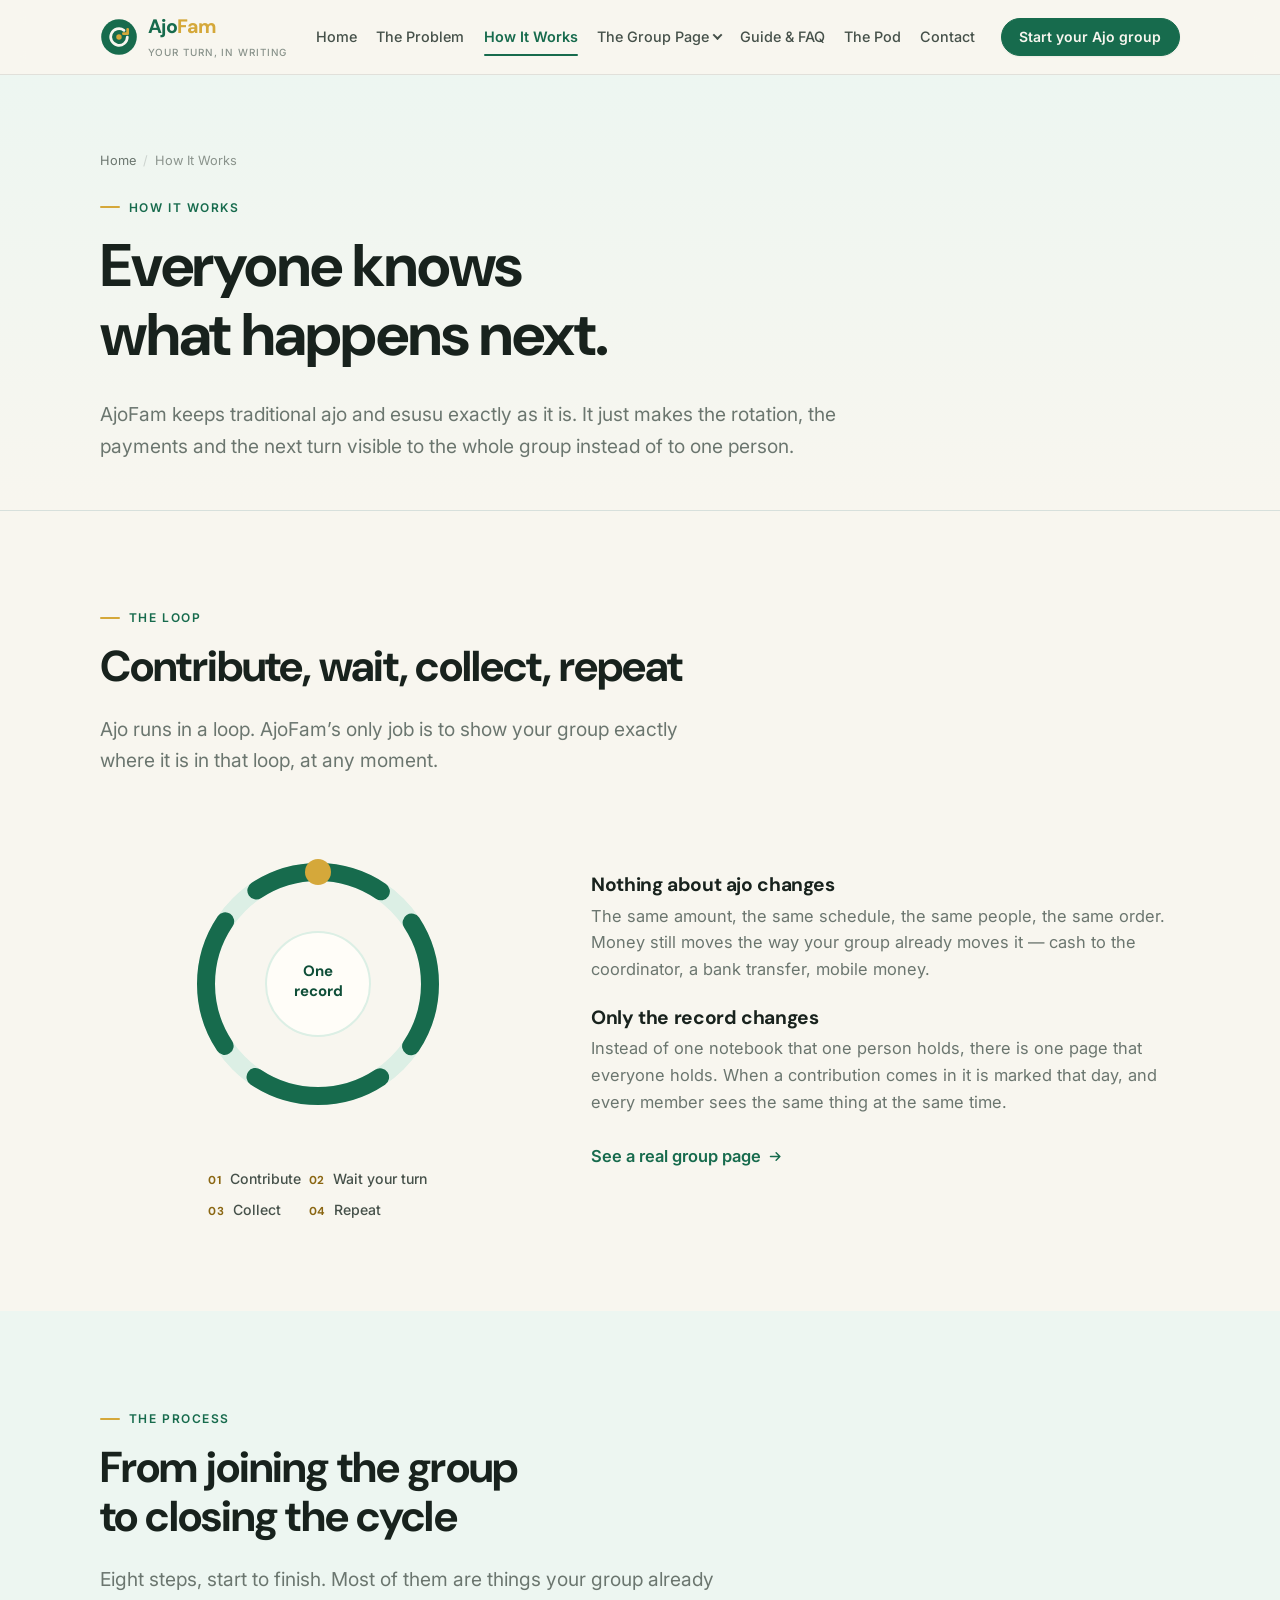
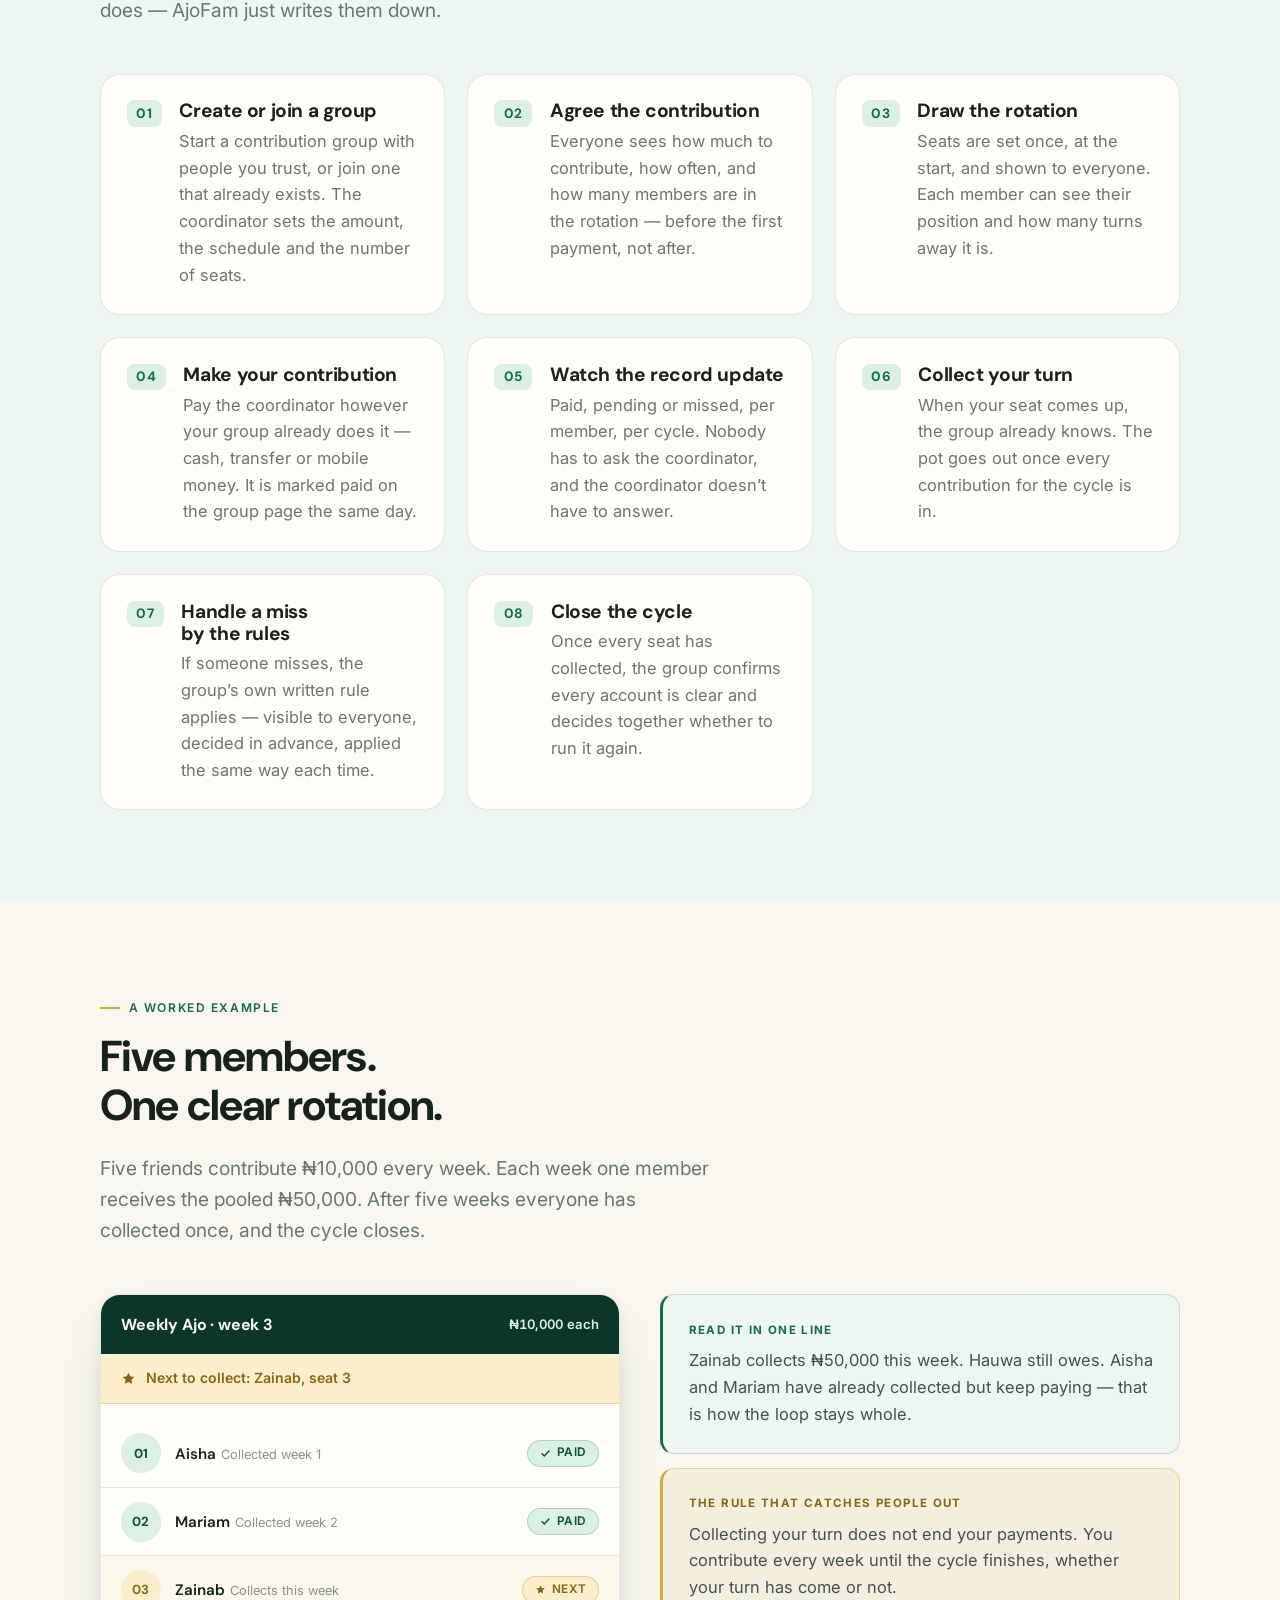
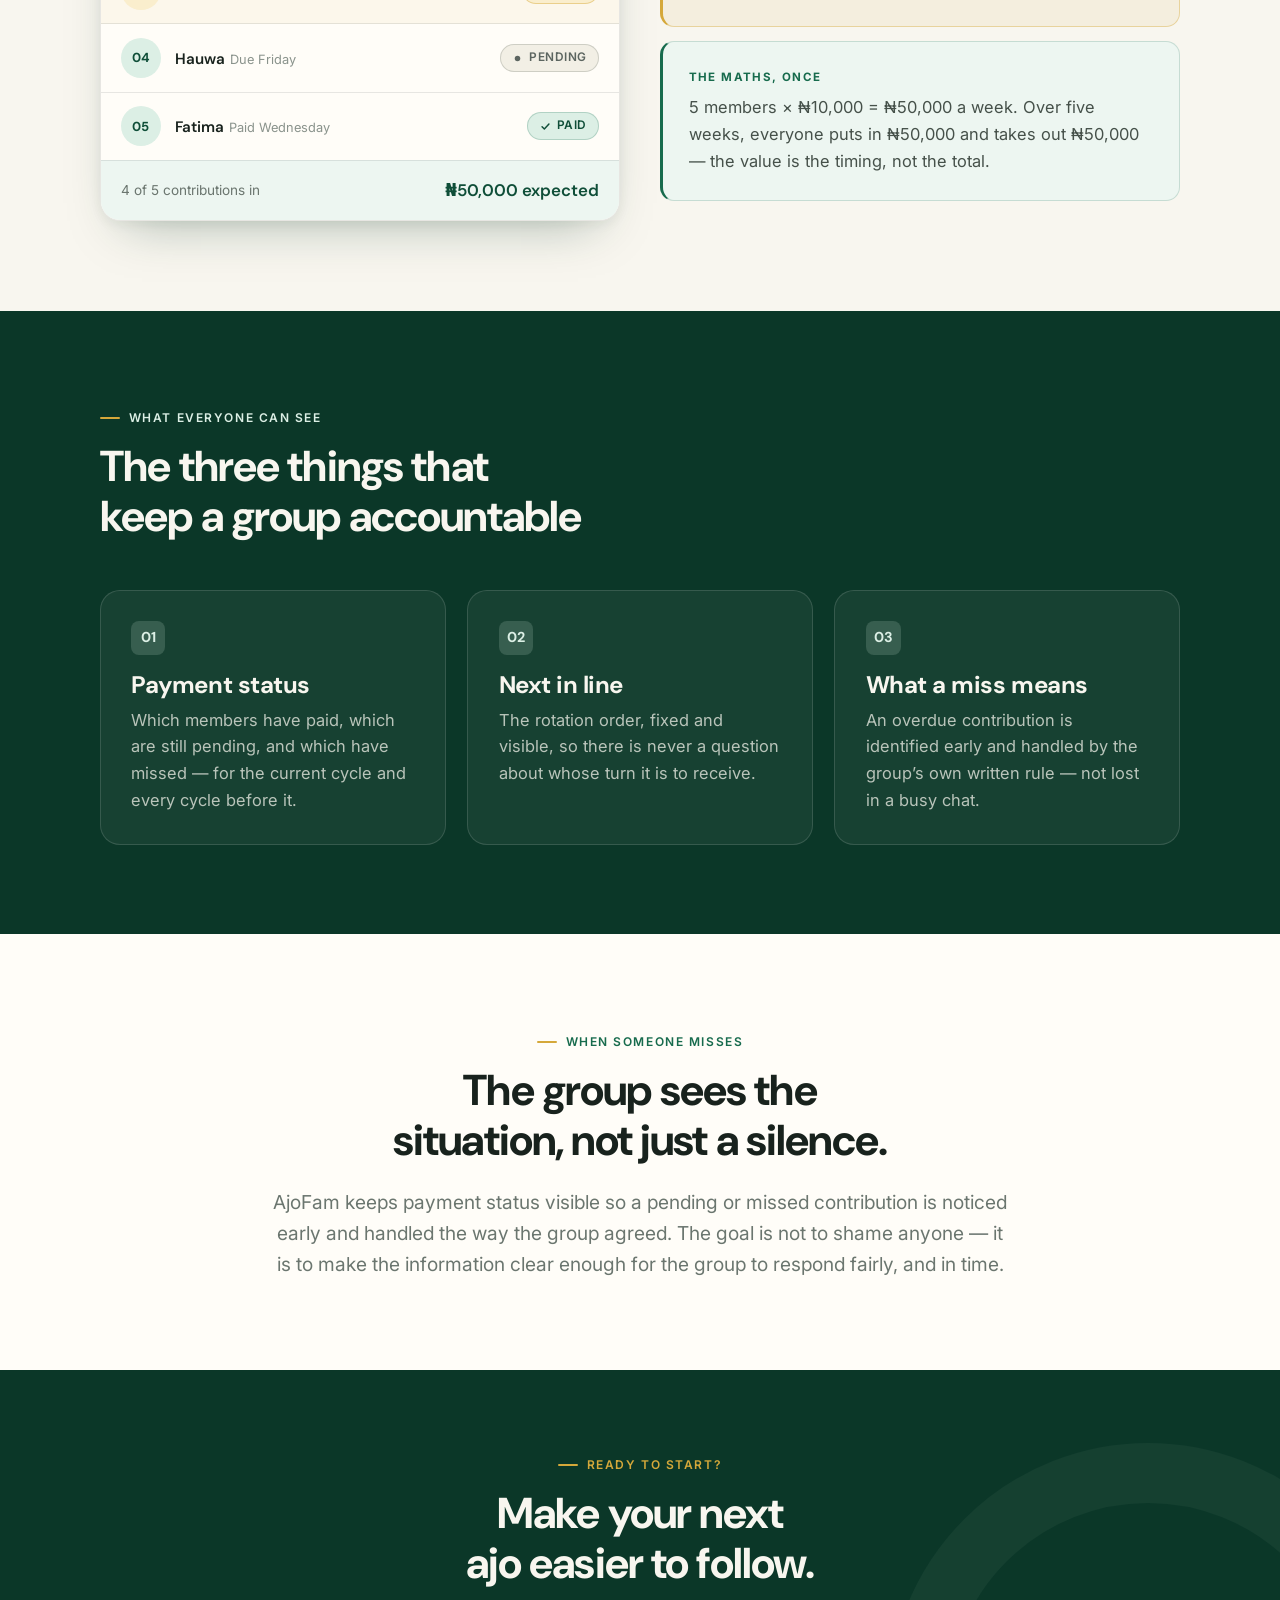
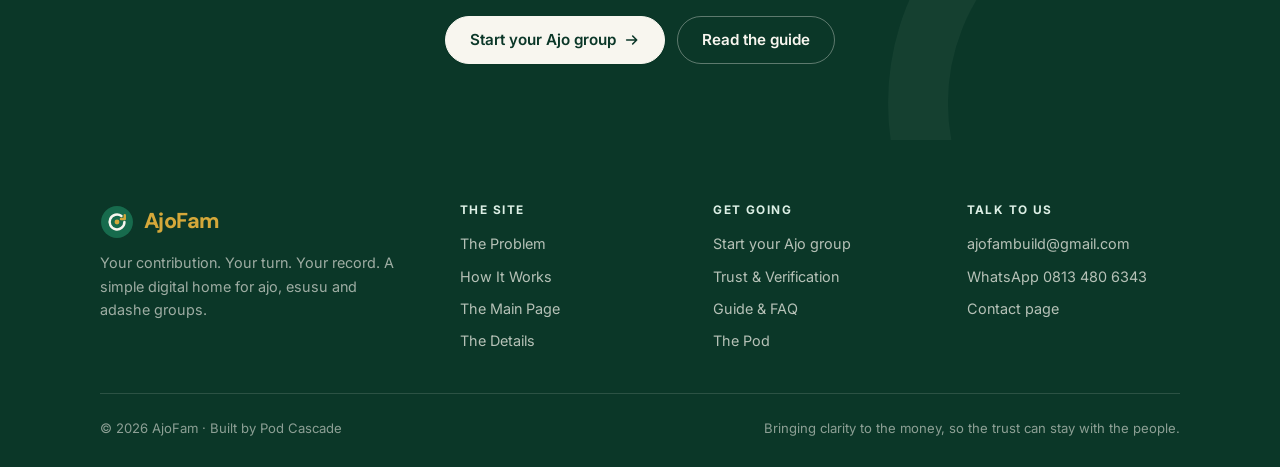
<file: how-it-works.html>
<!doctype html>
<html lang="en" class="no-js">
  <head>
    <meta charset="utf-8" />
    <meta name="viewport" content="width=device-width, initial-scale=1" />
    <title>How It Works &mdash; AjoFam</title>
    <meta name="description" content="How an AjoFam group runs, step by step: agreeing the contribution, drawing the rotation, recording each payment, collecting your turn and closing the cycle." />
    <meta name="theme-color" content="#176B4D" />
    <link rel="icon" href="image/favicon.svg" type="image/svg+xml" />
    <link rel="apple-touch-icon" href="image/Ajo-fam-logo.png" />
    <meta property="og:type" content="website" />
    <meta property="og:site_name" content="AjoFam" />
    <meta property="og:title" content="How It Works &mdash; AjoFam" />
    <meta property="og:description" content="How an AjoFam group runs, step by step: agreeing the contribution, drawing the rotation, recording each payment, collecting your turn and closing the cycle." />
    <meta property="og:image" content="image/Ajo-fam-logo.png" />
    <meta name="twitter:card" content="summary_large_image" />
    <link rel="preconnect" href="https://fonts.googleapis.com" />
    <link rel="preconnect" href="https://fonts.gstatic.com" crossorigin />
    <link
      href="https://fonts.googleapis.com/css2?family=DM+Sans:wght@500;600;700;800&family=Inter:wght@400;500;600;700&display=swap"
      rel="stylesheet"
    />
    <link rel="stylesheet" href="Css-style/Brand.css" />
    <link rel="stylesheet" href="Css-style/how-it-works.css" />
  </head>
  <body>
    <a class="skip-link" href="#main">Skip to main content</a>

    <header class="site-header">
      <nav class="nav-inner" aria-label="Primary">
        <a class="brand" href="index.html">
          <img class="brand-mark" src="image/ajofam-mark.svg" alt="" width="38" height="38" />
          <span>
            <span class="brand-word">Ajo<span>Fam</span></span>
            <span class="brand-tag">Your turn, in writing</span>
          </span>
        </a>

        <ul class="nav-menu" id="nav-menu">
        <li><a href="index.html">Home</a></li>
        <li><a href="problem.html">The Problem</a></li>
        <li><a href="how-it-works.html" aria-current="page">How It Works</a></li>
        <li class="nav-item-has-sub">
          <button type="button" class="nav-sub-toggle" aria-expanded="false" aria-controls="nav-group-page">The Group Page <span class="chev" aria-hidden="true"></span></button>
          <ul class="nav-sub" id="nav-group-page">
            <li><a href="dashboard.html">The Main Page<span class="sub-note">Whose turn it is, right now</span></a></li>
            <li><a href="details.html">The Details<span class="sub-note">One member, one full record</span></a></li>
            <li><a href="trust.html">Trust &amp; Verification<span class="sub-note">How a payment becomes a record</span></a></li>
          </ul>
        </li>
        <li><a href="faq.html">Guide &amp; FAQ</a></li>
        <li><a href="pod.html">The Pod</a></li>
        <li><a href="contact.html">Contact</a></li>
        <li class="nav-drawer-cta"><a class="button" href="request.html">Start your Ajo group</a></li>
        </ul>

        <a class="button small nav-cta" href="request.html">Start your Ajo group</a>

        <button
          type="button"
          class="nav-toggle"
          aria-expanded="false"
          aria-controls="nav-menu"
          aria-label="Open navigation menu"
        >
          <span class="bars" aria-hidden="true"></span>
        </button>
      </nav>
    </header>
    <div class="nav-scrim" aria-hidden="true"></div>

    <main id="main">
      <section class="page-header">
        <div class="wrap">
          <ol class="breadcrumb">
            <li><a href="index.html">Home</a></li>
            <li>How It Works</li>
          </ol>
          <p class="kicker">How it works</p>
          <h1>Everyone knows what happens next.</h1>
          <p class="lede">
            AjoFam keeps traditional ajo and esusu exactly as it is. It just
            makes the rotation, the payments and the next turn visible to the
            whole group instead of to one person.
          </p>
        </div>
      </section>

      <section class="section">
        <div class="wrap">
          <div class="section-head">
            <p class="kicker">The loop</p>
            <h2>Contribute, wait, collect, repeat</h2>
            <p class="lede">
              Ajo runs in a loop. AjoFam&rsquo;s only job is to show your group
              exactly where it is in that loop, at any moment.
            </p>
          </div>

          <div class="loop-grid">
            <div class="loop-diagram">
              <svg viewBox="0 0 320 320" role="img" aria-labelledby="loop-title loop-desc">
                <title id="loop-title">The ajo loop</title>
                <desc id="loop-desc">
                  A circle showing four repeating stages: contribute, wait your
                  turn, collect the pot, then repeat.
                </desc>
                <circle cx="160" cy="160" r="112" fill="none"
                        stroke="#DCEFE5" stroke-width="18" />
                <circle cx="160" cy="160" r="112" fill="none"
                        stroke="#176B4D" stroke-width="18" stroke-linecap="round"
                        stroke-dasharray="132 44" stroke-dashoffset="66" />
                <circle cx="160" cy="48" r="13" fill="#D5A83A" />
                <circle cx="160" cy="160" r="52" fill="#FFFDF8" stroke="#DCEFE5" stroke-width="2" />
                <text x="160" y="152" text-anchor="middle"
                      font-family="DM Sans, sans-serif" font-size="15"
                      font-weight="700" fill="#0F4E38">One</text>
                <text x="160" y="172" text-anchor="middle"
                      font-family="DM Sans, sans-serif" font-size="15"
                      font-weight="700" fill="#0F4E38">record</text>
              </svg>
              <ol class="loop-legend">
                <li><span>01</span> Contribute</li>
                <li><span>02</span> Wait your turn</li>
                <li><span>03</span> Collect</li>
                <li><span>04</span> Repeat</li>
              </ol>
            </div>

            <div class="loop-copy">
              <h3>Nothing about ajo changes</h3>
              <p>
                The same amount, the same schedule, the same people, the same
                order. Money still moves the way your group already moves it
                &mdash; cash to the coordinator, a bank transfer, mobile money.
              </p>
              <h3>Only the record changes</h3>
              <p>
                Instead of one notebook that one person holds, there is one page
                that everyone holds. When a contribution comes in it is marked
                that day, and every member sees the same thing at the same time.
              </p>
              <div class="button-row">
                <a class="text-link" href="dashboard.html">See a real group page</a>
              </div>
            </div>
          </div>
        </div>
      </section>

      <section class="section section-mint">
        <div class="wrap">
          <div class="section-head">
            <p class="kicker">The process</p>
            <h2>From joining the group to closing the cycle</h2>
            <p class="lede">
              Eight steps, start to finish. Most of them are things your group
              already does &mdash; AjoFam just writes them down.
            </p>
          </div>

          <div class="steps cols-2 reveal">
            <article class="step">
              <span class="step-number">01</span>
              <div>
                <h3>Create or join a group</h3>
                <p>Start a contribution group with people you trust, or join one that already exists. The coordinator sets the amount, the schedule and the number of seats.</p>
              </div>
            </article>
            <article class="step">
              <span class="step-number">02</span>
              <div>
                <h3>Agree the contribution</h3>
                <p>Everyone sees how much to contribute, how often, and how many members are in the rotation &mdash; before the first payment, not after.</p>
              </div>
            </article>
            <article class="step">
              <span class="step-number">03</span>
              <div>
                <h3>Draw the rotation</h3>
                <p>Seats are set once, at the start, and shown to everyone. Each member can see their position and how many turns away it is.</p>
              </div>
            </article>
            <article class="step">
              <span class="step-number">04</span>
              <div>
                <h3>Make your contribution</h3>
                <p>Pay the coordinator however your group already does it &mdash; cash, transfer or mobile money. It is marked paid on the group page the same day.</p>
              </div>
            </article>
            <article class="step">
              <span class="step-number">05</span>
              <div>
                <h3>Watch the record update</h3>
                <p>Paid, pending or missed, per member, per cycle. Nobody has to ask the coordinator, and the coordinator doesn&rsquo;t have to answer.</p>
              </div>
            </article>
            <article class="step">
              <span class="step-number">06</span>
              <div>
                <h3>Collect your turn</h3>
                <p>When your seat comes up, the group already knows. The pot goes out once every contribution for the cycle is in.</p>
              </div>
            </article>
            <article class="step">
              <span class="step-number">07</span>
              <div>
                <h3>Handle a miss by the rules</h3>
                <p>If someone misses, the group&rsquo;s own written rule applies &mdash; visible to everyone, decided in advance, applied the same way each time.</p>
              </div>
            </article>
            <article class="step">
              <span class="step-number">08</span>
              <div>
                <h3>Close the cycle</h3>
                <p>Once every seat has collected, the group confirms every account is clear and decides together whether to run it again.</p>
              </div>
            </article>
          </div>
        </div>
      </section>

      <section class="section">
        <div class="wrap">
          <div class="section-head">
            <p class="kicker">A worked example</p>
            <h2>Five members. One clear rotation.</h2>
            <p class="lede">
              Five friends contribute &#8358;10,000 every week. Each week one
              member receives the pooled &#8358;50,000. After five weeks
              everyone has collected once, and the cycle closes.
            </p>
          </div>

          <div class="example-grid">
            <article class="ledger-card" aria-labelledby="example-title">
              <header class="ledger-head">
                <span class="ledger-title" id="example-title">Weekly Ajo &middot; week 3</span>
                <span class="ledger-amount">&#8358;10,000 each</span>
              </header>
              <p class="next-banner">Next to collect: Zainab, seat 3</p>
              <div class="ledger-rows">
                <div class="ledger-row">
                  <span class="avatar" aria-hidden="true">01</span>
                  <span>
                    <span class="ledger-name">Aisha</span>
                    <span class="ledger-meta">Collected week 1</span>
                  </span>
                  <span class="stamp paid">Paid</span>
                </div>
                <div class="ledger-row">
                  <span class="avatar" aria-hidden="true">02</span>
                  <span>
                    <span class="ledger-name">Mariam</span>
                    <span class="ledger-meta">Collected week 2</span>
                  </span>
                  <span class="stamp paid">Paid</span>
                </div>
                <div class="ledger-row is-highlight">
                  <span class="avatar is-next" aria-hidden="true">03</span>
                  <span>
                    <span class="ledger-name">Zainab</span>
                    <span class="ledger-meta">Collects this week</span>
                  </span>
                  <span class="stamp next">Next</span>
                </div>
                <div class="ledger-row">
                  <span class="avatar" aria-hidden="true">04</span>
                  <span>
                    <span class="ledger-name">Hauwa</span>
                    <span class="ledger-meta">Due Friday</span>
                  </span>
                  <span class="stamp pending">Pending</span>
                </div>
                <div class="ledger-row">
                  <span class="avatar" aria-hidden="true">05</span>
                  <span>
                    <span class="ledger-name">Fatima</span>
                    <span class="ledger-meta">Paid Wednesday</span>
                  </span>
                  <span class="stamp paid">Paid</span>
                </div>
              </div>
              <footer class="ledger-foot">
                <span>4 of 5 contributions in</span>
                <strong>&#8358;50,000 expected</strong>
              </footer>
            </article>

            <div class="example-copy">
              <div class="callout">
                <span class="callout-label">Read it in one line</span>
                <p>
                  Zainab collects &#8358;50,000 this week. Hauwa still owes.
                  Aisha and Mariam have already collected but keep paying
                  &mdash; that is how the loop stays whole.
                </p>
              </div>
              <div class="callout is-gold">
                <span class="callout-label">The rule that catches people out</span>
                <p>
                  Collecting your turn does not end your payments. You contribute
                  every week until the cycle finishes, whether your turn has come
                  or not.
                </p>
              </div>
              <div class="callout">
                <span class="callout-label">The maths, once</span>
                <p>
                  5 members &times; &#8358;10,000 = &#8358;50,000 a week.
                  Over five weeks, everyone puts in &#8358;50,000 and takes out
                  &#8358;50,000 &mdash; the value is the timing, not the total.
                </p>
              </div>
            </div>
          </div>
        </div>
      </section>

      <section class="section section-ink">
        <div class="wrap">
          <div class="section-head">
            <p class="kicker">What everyone can see</p>
            <h2>The three things that keep a group accountable</h2>
          </div>
          <div class="card-grid">
            <article class="card">
              <span class="card-index">01</span>
              <h3>Payment status</h3>
              <p>
                Which members have paid, which are still pending, and which
                have missed &mdash; for the current cycle and every cycle before it.
              </p>
            </article>
            <article class="card">
              <span class="card-index">02</span>
              <h3>Next in line</h3>
              <p>
                The rotation order, fixed and visible, so there is never a
                question about whose turn it is to receive.
              </p>
            </article>
            <article class="card">
              <span class="card-index">03</span>
              <h3>What a miss means</h3>
              <p>
                An overdue contribution is identified early and handled by the
                group&rsquo;s own written rule &mdash; not lost in a busy chat.
              </p>
            </article>
          </div>
        </div>
      </section>

      <section class="section section-paper">
        <div class="wrap wrap-narrow missed-block">
          <p class="kicker">When someone misses</p>
          <h2>The group sees the situation, not just a silence.</h2>
          <p class="lede">
            AjoFam keeps payment status visible so a pending or missed
            contribution is noticed early and handled the way the group agreed.
            The goal is not to shame anyone &mdash; it is to make the
            information clear enough for the group to respond fairly, and in
            time.
          </p>
        </div>
      </section>

      <section class="cta-band">
        <div class="wrap">
          <p class="kicker">Ready to start?</p>
          <h2>Make your next ajo easier to follow.</h2>
          <div class="button-row">
            <a class="button on-ink has-arrow" href="request.html">Start your Ajo group</a>
            <a class="button ghost on-ink" href="faq.html">Read the guide</a>
          </div>
        </div>
      </section>
    </main>

    <footer class="site-footer">
      <div class="wrap">
        <div class="footer-grid">
          <div class="footer-col">
            <a class="footer-brand" href="index.html">
              <img src="image/ajofam-mark.svg" alt="" width="34" height="34" />
              <span>Ajo<span>Fam</span></span>
            </a>
            <p class="footer-tagline">
              Your contribution. Your turn. Your record. A simple digital home
              for ajo, esusu and adashe groups.
            </p>
          </div>

          <div class="footer-col">
            <h4>The site</h4>
            <ul class="footer-links">
              <li><a href="problem.html">The Problem</a></li>
              <li><a href="how-it-works.html">How It Works</a></li>
              <li><a href="dashboard.html">The Main Page</a></li>
              <li><a href="details.html">The Details</a></li>
            </ul>
          </div>

          <div class="footer-col">
            <h4>Get going</h4>
            <ul class="footer-links">
              <li><a href="request.html">Start your Ajo group</a></li>
              <li><a href="trust.html">Trust &amp; Verification</a></li>
              <li><a href="faq.html">Guide &amp; FAQ</a></li>
              <li><a href="pod.html">The Pod</a></li>
            </ul>
          </div>

          <div class="footer-col">
            <h4>Talk to us</h4>
            <ul class="footer-links">
              <li><a href="mailto:ajofambuild@gmail.com">ajofambuild@gmail.com</a></li>
              <li>
                <a href="https://wa.me/2348134806343" target="_blank" rel="noopener">
                  WhatsApp 0813 480 6343
                </a>
              </li>
              <li><a href="contact.html">Contact page</a></li>
            </ul>
          </div>
        </div>

        <div class="footer-bottom">
          <span>&copy; <span data-year>2026</span> AjoFam &middot; Built by Pod Cascade</span>
          <span>Bringing clarity to the money, so the trust can stay with the people.</span>
        </div>
      </div>
    </footer>

    <script src="js/site.js" defer></script>
  </body>
</html>
</file>
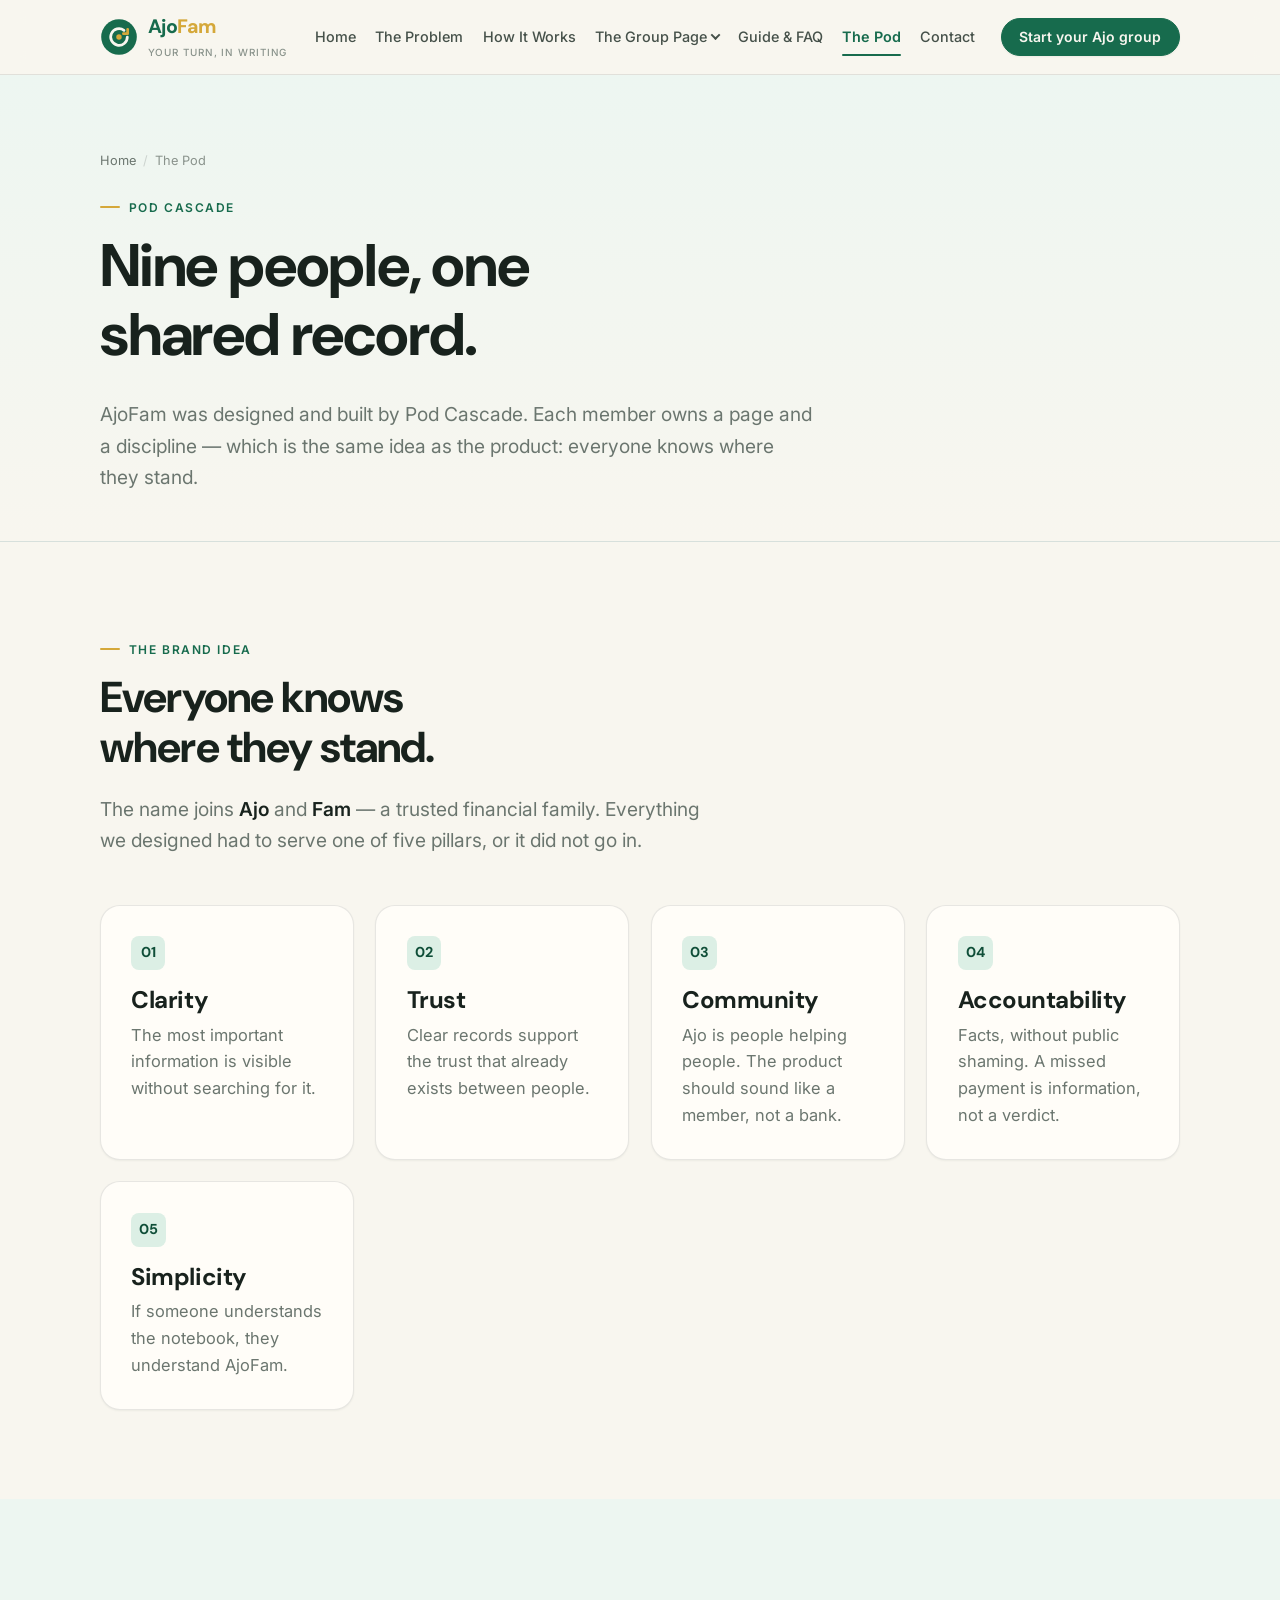
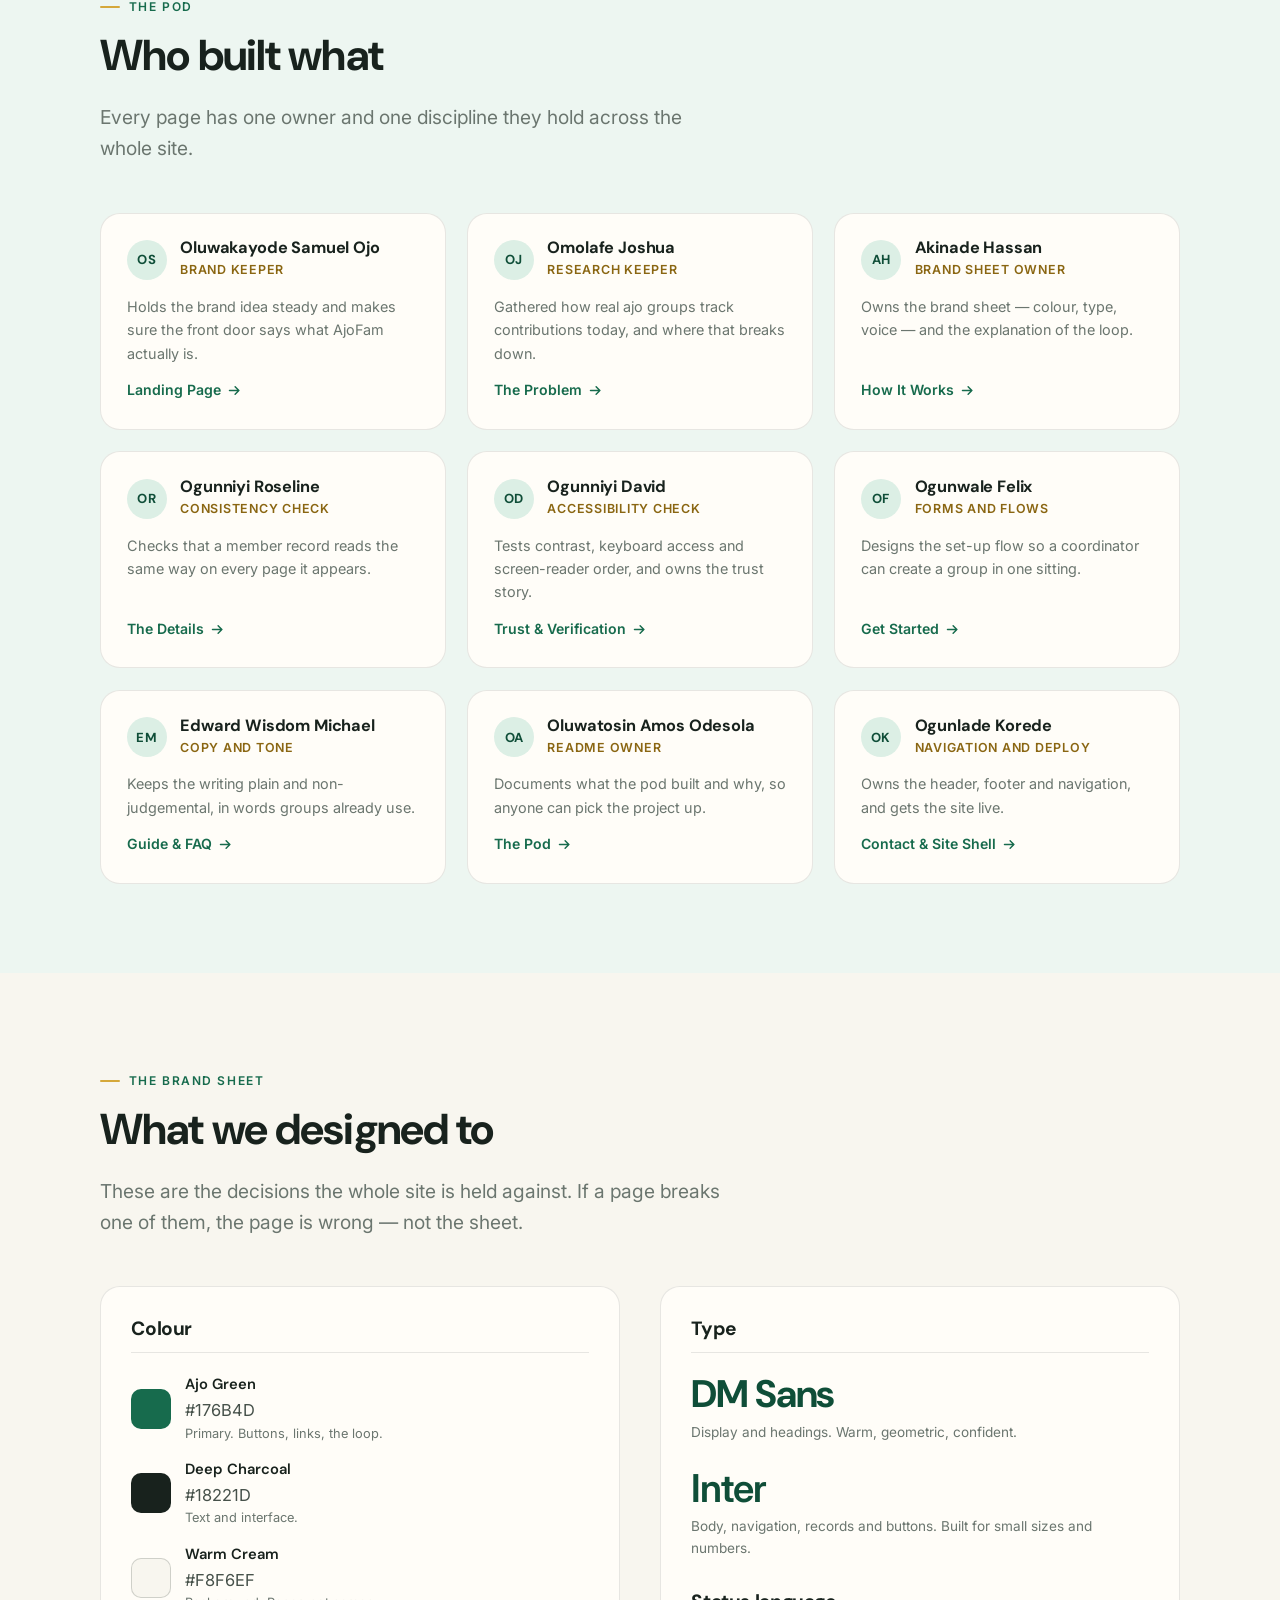
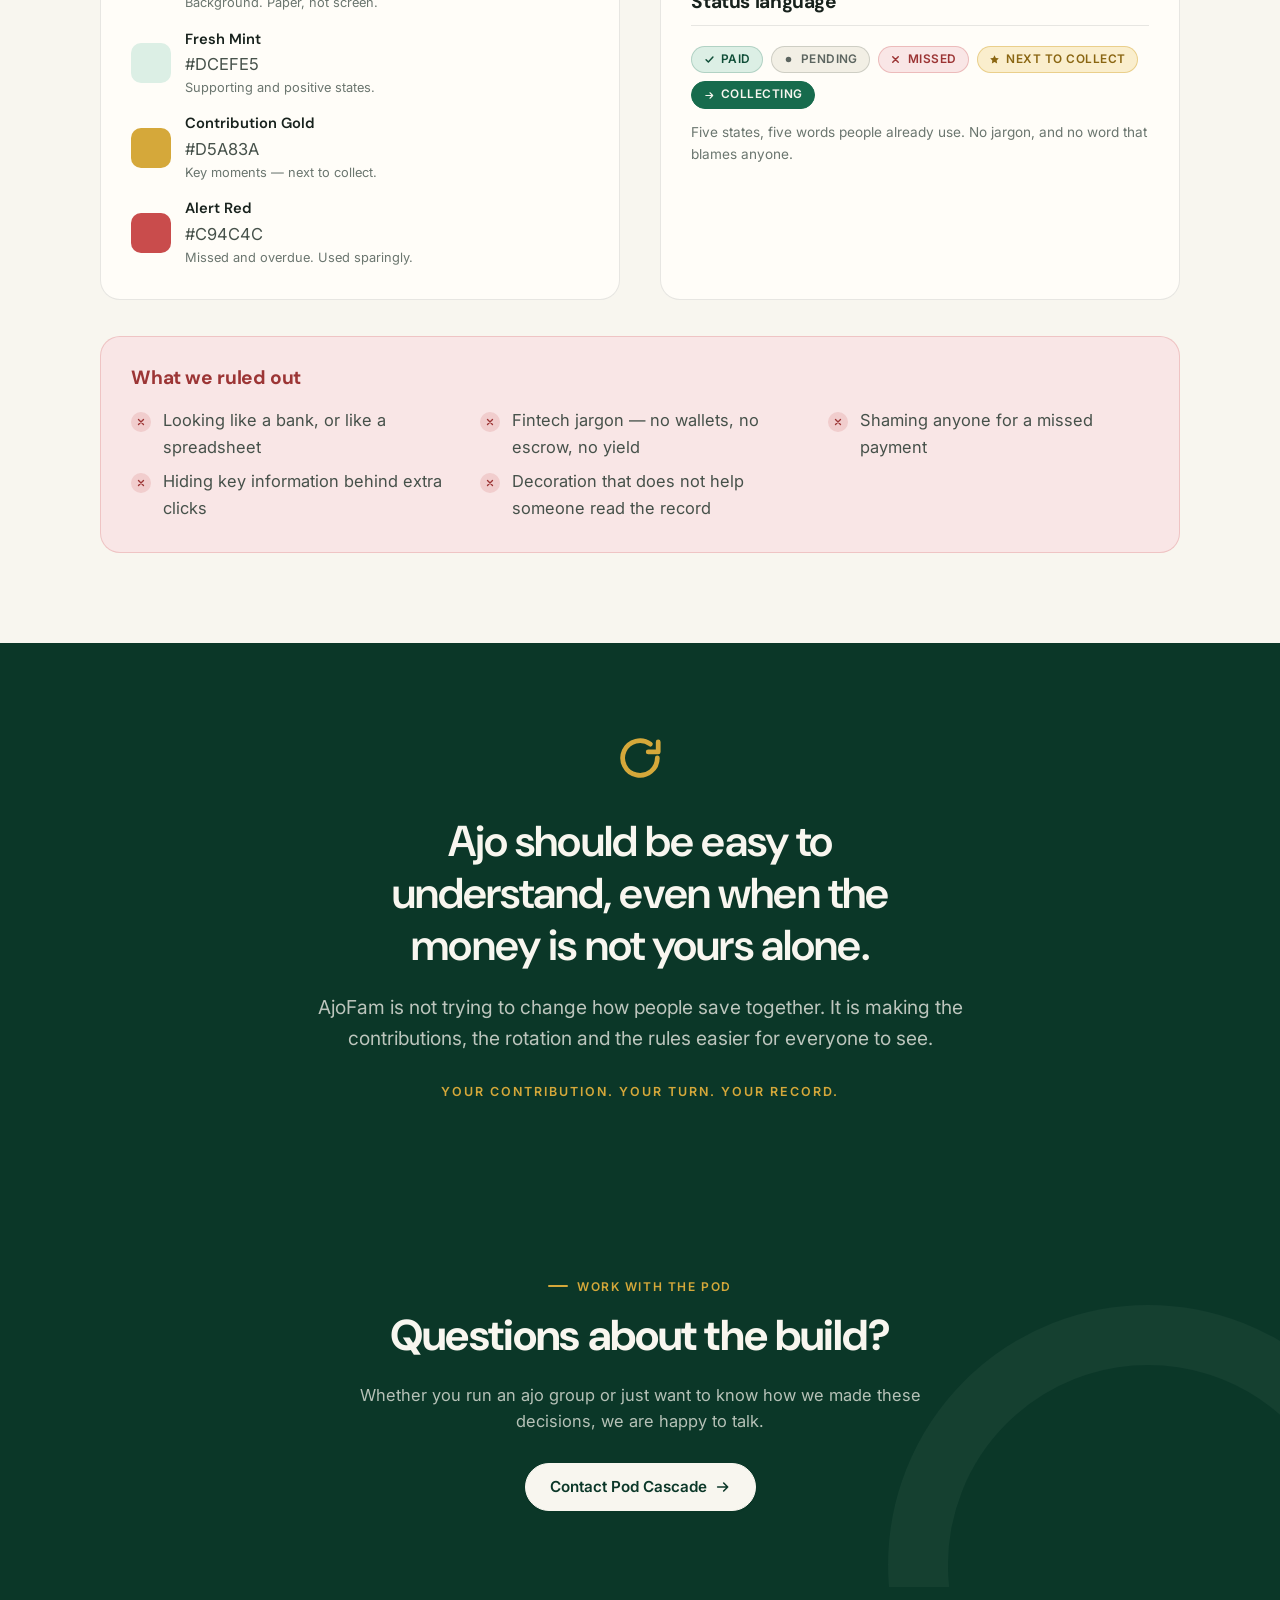
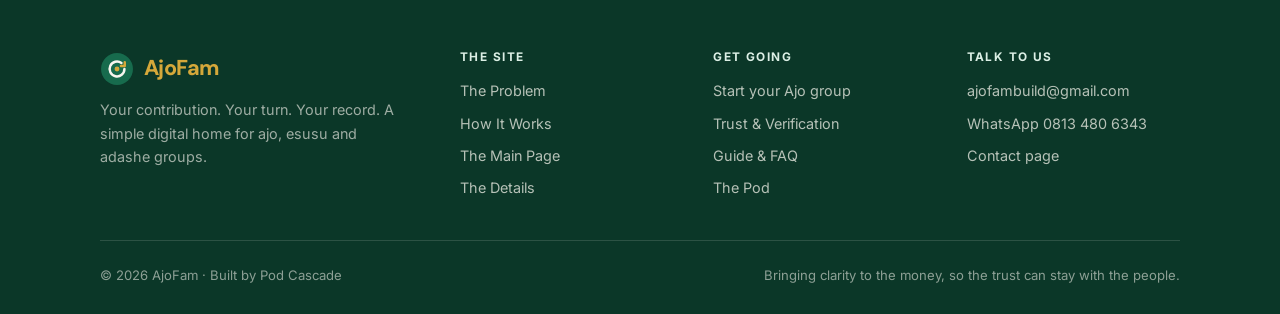
<file: pod.html>
<!doctype html>
<html lang="en" class="no-js">
  <head>
    <meta charset="utf-8" />
    <meta name="viewport" content="width=device-width, initial-scale=1" />
    <title>The Pod &mdash; AjoFam</title>
    <meta name="description" content="Pod Cascade: the nine people who designed and built AjoFam, the brand pillars they worked to, and the colour, type and status language the whole site is held against." />
    <meta name="theme-color" content="#176B4D" />
    <link rel="icon" href="image/favicon.svg" type="image/svg+xml" />
    <link rel="apple-touch-icon" href="image/Ajo-fam-logo.png" />
    <meta property="og:type" content="website" />
    <meta property="og:site_name" content="AjoFam" />
    <meta property="og:title" content="The Pod &mdash; AjoFam" />
    <meta property="og:description" content="Pod Cascade: the nine people who designed and built AjoFam, the brand pillars they worked to, and the colour, type and status language the whole site is held against." />
    <meta property="og:image" content="image/Ajo-fam-logo.png" />
    <meta name="twitter:card" content="summary_large_image" />
    <link rel="preconnect" href="https://fonts.googleapis.com" />
    <link rel="preconnect" href="https://fonts.gstatic.com" crossorigin />
    <link
      href="https://fonts.googleapis.com/css2?family=DM+Sans:wght@500;600;700;800&family=Inter:wght@400;500;600;700&display=swap"
      rel="stylesheet"
    />
    <link rel="stylesheet" href="Css-style/Brand.css" />
    <link rel="stylesheet" href="Css-style/pod.css" />
  </head>
  <body>
    <a class="skip-link" href="#main">Skip to main content</a>

    <header class="site-header">
      <nav class="nav-inner" aria-label="Primary">
        <a class="brand" href="index.html">
          <img class="brand-mark" src="image/ajofam-mark.svg" alt="" width="38" height="38" />
          <span>
            <span class="brand-word">Ajo<span>Fam</span></span>
            <span class="brand-tag">Your turn, in writing</span>
          </span>
        </a>

        <ul class="nav-menu" id="nav-menu">
        <li><a href="index.html">Home</a></li>
        <li><a href="problem.html">The Problem</a></li>
        <li><a href="how-it-works.html">How It Works</a></li>
        <li class="nav-item-has-sub">
          <button type="button" class="nav-sub-toggle" aria-expanded="false" aria-controls="nav-group-page">The Group Page <span class="chev" aria-hidden="true"></span></button>
          <ul class="nav-sub" id="nav-group-page">
            <li><a href="dashboard.html">The Main Page<span class="sub-note">Whose turn it is, right now</span></a></li>
            <li><a href="details.html">The Details<span class="sub-note">One member, one full record</span></a></li>
            <li><a href="trust.html">Trust &amp; Verification<span class="sub-note">How a payment becomes a record</span></a></li>
          </ul>
        </li>
        <li><a href="faq.html">Guide &amp; FAQ</a></li>
        <li><a href="pod.html" aria-current="page">The Pod</a></li>
        <li><a href="contact.html">Contact</a></li>
        <li class="nav-drawer-cta"><a class="button" href="request.html">Start your Ajo group</a></li>
        </ul>

        <a class="button small nav-cta" href="request.html">Start your Ajo group</a>

        <button
          type="button"
          class="nav-toggle"
          aria-expanded="false"
          aria-controls="nav-menu"
          aria-label="Open navigation menu"
        >
          <span class="bars" aria-hidden="true"></span>
        </button>
      </nav>
    </header>
    <div class="nav-scrim" aria-hidden="true"></div>

    <main id="main">
      <section class="page-header">
        <div class="wrap">
          <ol class="breadcrumb">
            <li><a href="index.html">Home</a></li>
            <li>The Pod</li>
          </ol>
          <p class="kicker">Pod Cascade</p>
          <h1>Nine people, one shared record.</h1>
          <p class="lede">
            AjoFam was designed and built by Pod Cascade. Each member owns a
            page and a discipline &mdash; which is the same idea as the product:
            everyone knows where they stand.
          </p>
        </div>
      </section>

      <section class="section">
        <div class="wrap">
          <div class="section-head">
            <p class="kicker">The brand idea</p>
            <h2>Everyone knows where they stand.</h2>
            <p class="lede">
              The name joins <strong>Ajo</strong> and <strong>Fam</strong>
              &mdash; a trusted financial family. Everything we designed had to
              serve one of five pillars, or it did not go in.
            </p>
          </div>

          <div class="card-grid cols-4 reveal">
            <article class="card">
              <span class="card-index">01</span>
              <h3>Clarity</h3>
              <p>The most important information is visible without searching for it.</p>
            </article>
            <article class="card">
              <span class="card-index">02</span>
              <h3>Trust</h3>
              <p>Clear records support the trust that already exists between people.</p>
            </article>
            <article class="card">
              <span class="card-index">03</span>
              <h3>Community</h3>
              <p>Ajo is people helping people. The product should sound like a member, not a bank.</p>
            </article>
            <article class="card">
              <span class="card-index">04</span>
              <h3>Accountability</h3>
              <p>Facts, without public shaming. A missed payment is information, not a verdict.</p>
            </article>
            <article class="card">
              <span class="card-index">05</span>
              <h3>Simplicity</h3>
              <p>If someone understands the notebook, they understand AjoFam.</p>
            </article>
          </div>
        </div>
      </section>

      <section class="section section-mint">
        <div class="wrap">
          <div class="section-head">
            <p class="kicker">The pod</p>
            <h2>Who built what</h2>
            <p class="lede">
              Every page has one owner and one discipline they hold across the
              whole site.
            </p>
          </div>

          <div class="team-grid reveal">
            <article class="member-card">
              <div class="member-top">
                <span class="avatar" aria-hidden="true">OS</span>
                <div>
                  <h3>Oluwakayode Samuel Ojo</h3>
                  <p class="member-role">Brand keeper</p>
                </div>
              </div>
              <p class="member-blurb">Holds the brand idea steady and makes sure the front door says what AjoFam actually is.</p>
              <a class="text-link member-link" href="index.html">Landing Page</a>
            </article>
            <article class="member-card">
              <div class="member-top">
                <span class="avatar" aria-hidden="true">OJ</span>
                <div>
                  <h3>Omolafe Joshua</h3>
                  <p class="member-role">Research keeper</p>
                </div>
              </div>
              <p class="member-blurb">Gathered how real ajo groups track contributions today, and where that breaks down.</p>
              <a class="text-link member-link" href="problem.html">The Problem</a>
            </article>
            <article class="member-card">
              <div class="member-top">
                <span class="avatar" aria-hidden="true">AH</span>
                <div>
                  <h3>Akinade Hassan</h3>
                  <p class="member-role">Brand sheet owner</p>
                </div>
              </div>
              <p class="member-blurb">Owns the brand sheet &mdash; colour, type, voice &mdash; and the explanation of the loop.</p>
              <a class="text-link member-link" href="how-it-works.html">How It Works</a>
            </article>
            <article class="member-card">
              <div class="member-top">
                <span class="avatar" aria-hidden="true">OR</span>
                <div>
                  <h3>Ogunniyi Roseline</h3>
                  <p class="member-role">Consistency check</p>
                </div>
              </div>
              <p class="member-blurb">Checks that a member record reads the same way on every page it appears.</p>
              <a class="text-link member-link" href="details.html">The Details</a>
            </article>
            <article class="member-card">
              <div class="member-top">
                <span class="avatar" aria-hidden="true">OD</span>
                <div>
                  <h3>Ogunniyi David</h3>
                  <p class="member-role">Accessibility check</p>
                </div>
              </div>
              <p class="member-blurb">Tests contrast, keyboard access and screen-reader order, and owns the trust story.</p>
              <a class="text-link member-link" href="trust.html">Trust &amp; Verification</a>
            </article>
            <article class="member-card">
              <div class="member-top">
                <span class="avatar" aria-hidden="true">OF</span>
                <div>
                  <h3>Ogunwale Felix</h3>
                  <p class="member-role">Forms and flows</p>
                </div>
              </div>
              <p class="member-blurb">Designs the set-up flow so a coordinator can create a group in one sitting.</p>
              <a class="text-link member-link" href="request.html">Get Started</a>
            </article>
            <article class="member-card">
              <div class="member-top">
                <span class="avatar" aria-hidden="true">EM</span>
                <div>
                  <h3>Edward Wisdom Michael</h3>
                  <p class="member-role">Copy and tone</p>
                </div>
              </div>
              <p class="member-blurb">Keeps the writing plain and non-judgemental, in words groups already use.</p>
              <a class="text-link member-link" href="faq.html">Guide &amp; FAQ</a>
            </article>
            <article class="member-card">
              <div class="member-top">
                <span class="avatar" aria-hidden="true">OA</span>
                <div>
                  <h3>Oluwatosin Amos Odesola</h3>
                  <p class="member-role">README owner</p>
                </div>
              </div>
              <p class="member-blurb">Documents what the pod built and why, so anyone can pick the project up.</p>
              <a class="text-link member-link" href="pod.html">The Pod</a>
            </article>
            <article class="member-card">
              <div class="member-top">
                <span class="avatar" aria-hidden="true">OK</span>
                <div>
                  <h3>Ogunlade Korede</h3>
                  <p class="member-role">Navigation and deploy</p>
                </div>
              </div>
              <p class="member-blurb">Owns the header, footer and navigation, and gets the site live.</p>
              <a class="text-link member-link" href="contact.html">Contact &amp; Site Shell</a>
            </article>
          </div>
        </div>
      </section>

      <section class="section">
        <div class="wrap">
          <div class="section-head">
            <p class="kicker">The brand sheet</p>
            <h2>What we designed to</h2>
            <p class="lede">
              These are the decisions the whole site is held against. If a page
              breaks one of them, the page is wrong &mdash; not the sheet.
            </p>
          </div>

          <div class="brand-grid">
            <div class="brand-block">
              <h3>Colour</h3>
              <ul class="swatches">
                <li><span class="swatch" style="background:#176B4D"></span>
                  <span><strong>Ajo Green</strong> #176B4D<em>Primary. Buttons, links, the loop.</em></span></li>
                <li><span class="swatch" style="background:#18221D"></span>
                  <span><strong>Deep Charcoal</strong> #18221D<em>Text and interface.</em></span></li>
                <li><span class="swatch" style="background:#F8F6EF;border-color:rgba(24,34,29,.18)"></span>
                  <span><strong>Warm Cream</strong> #F8F6EF<em>Background. Paper, not screen.</em></span></li>
                <li><span class="swatch" style="background:#DCEFE5"></span>
                  <span><strong>Fresh Mint</strong> #DCEFE5<em>Supporting and positive states.</em></span></li>
                <li><span class="swatch" style="background:#D5A83A"></span>
                  <span><strong>Contribution Gold</strong> #D5A83A<em>Key moments &mdash; next to collect.</em></span></li>
                <li><span class="swatch" style="background:#C94C4C"></span>
                  <span><strong>Alert Red</strong> #C94C4C<em>Missed and overdue. Used sparingly.</em></span></li>
              </ul>
            </div>

            <div class="brand-block">
              <h3>Type</h3>
              <p class="type-demo display-demo">DM Sans</p>
              <p class="type-note">Display and headings. Warm, geometric, confident.</p>
              <p class="type-demo body-demo">Inter</p>
              <p class="type-note">Body, navigation, records and buttons. Built for small sizes and numbers.</p>

              <h3 class="brand-subhead">Status language</h3>
              <div class="stamp-legend brand-stamps">
                <span class="stamp paid">Paid</span>
                <span class="stamp pending">Pending</span>
                <span class="stamp missed">Missed</span>
                <span class="stamp next">Next to collect</span>
                <span class="stamp collecting">Collecting</span>
              </div>
              <p class="type-note">
                Five states, five words people already use. No jargon, and no
                word that blames anyone.
              </p>
            </div>
          </div>

          <div class="donts">
            <h3>What we ruled out</h3>
            <ul class="cross-list dont-list">
              <li>Looking like a bank, or like a spreadsheet</li>
              <li>Fintech jargon &mdash; no wallets, no escrow, no yield</li>
              <li>Shaming anyone for a missed payment</li>
              <li>Hiding key information behind extra clicks</li>
              <li>Decoration that does not help someone read the record</li>
            </ul>
          </div>
        </div>
      </section>

      <section class="section section-ink">
        <div class="wrap wrap-narrow mission-block">
          <span class="mission-mark" aria-hidden="true"></span>
          <blockquote>
            Ajo should be easy to understand, even when the money is not yours
            alone.
          </blockquote>
          <p class="lede">
            AjoFam is not trying to change how people save together. It is
            making the contributions, the rotation and the rules easier for
            everyone to see.
          </p>
          <p class="mission-tagline">Your contribution. Your turn. Your record.</p>
        </div>
      </section>

      <section class="cta-band">
        <div class="wrap">
          <p class="kicker">Work with the pod</p>
          <h2>Questions about the build?</h2>
          <p>
            Whether you run an ajo group or just want to know how we made these
            decisions, we are happy to talk.
          </p>
          <div class="button-row">
            <a class="button on-ink has-arrow" href="contact.html">Contact Pod Cascade</a>
          </div>
        </div>
      </section>
    </main>

    <footer class="site-footer">
      <div class="wrap">
        <div class="footer-grid">
          <div class="footer-col">
            <a class="footer-brand" href="index.html">
              <img src="image/ajofam-mark.svg" alt="" width="34" height="34" />
              <span>Ajo<span>Fam</span></span>
            </a>
            <p class="footer-tagline">
              Your contribution. Your turn. Your record. A simple digital home
              for ajo, esusu and adashe groups.
            </p>
          </div>

          <div class="footer-col">
            <h4>The site</h4>
            <ul class="footer-links">
              <li><a href="problem.html">The Problem</a></li>
              <li><a href="how-it-works.html">How It Works</a></li>
              <li><a href="dashboard.html">The Main Page</a></li>
              <li><a href="details.html">The Details</a></li>
            </ul>
          </div>

          <div class="footer-col">
            <h4>Get going</h4>
            <ul class="footer-links">
              <li><a href="request.html">Start your Ajo group</a></li>
              <li><a href="trust.html">Trust &amp; Verification</a></li>
              <li><a href="faq.html">Guide &amp; FAQ</a></li>
              <li><a href="pod.html">The Pod</a></li>
            </ul>
          </div>

          <div class="footer-col">
            <h4>Talk to us</h4>
            <ul class="footer-links">
              <li><a href="mailto:ajofambuild@gmail.com">ajofambuild@gmail.com</a></li>
              <li>
                <a href="https://wa.me/2348134806343" target="_blank" rel="noopener">
                  WhatsApp 0813 480 6343
                </a>
              </li>
              <li><a href="contact.html">Contact page</a></li>
            </ul>
          </div>
        </div>

        <div class="footer-bottom">
          <span>&copy; <span data-year>2026</span> AjoFam &middot; Built by Pod Cascade</span>
          <span>Bringing clarity to the money, so the trust can stay with the people.</span>
        </div>
      </div>
    </footer>

    <script src="js/site.js" defer></script>
  </body>
</html>
</file>
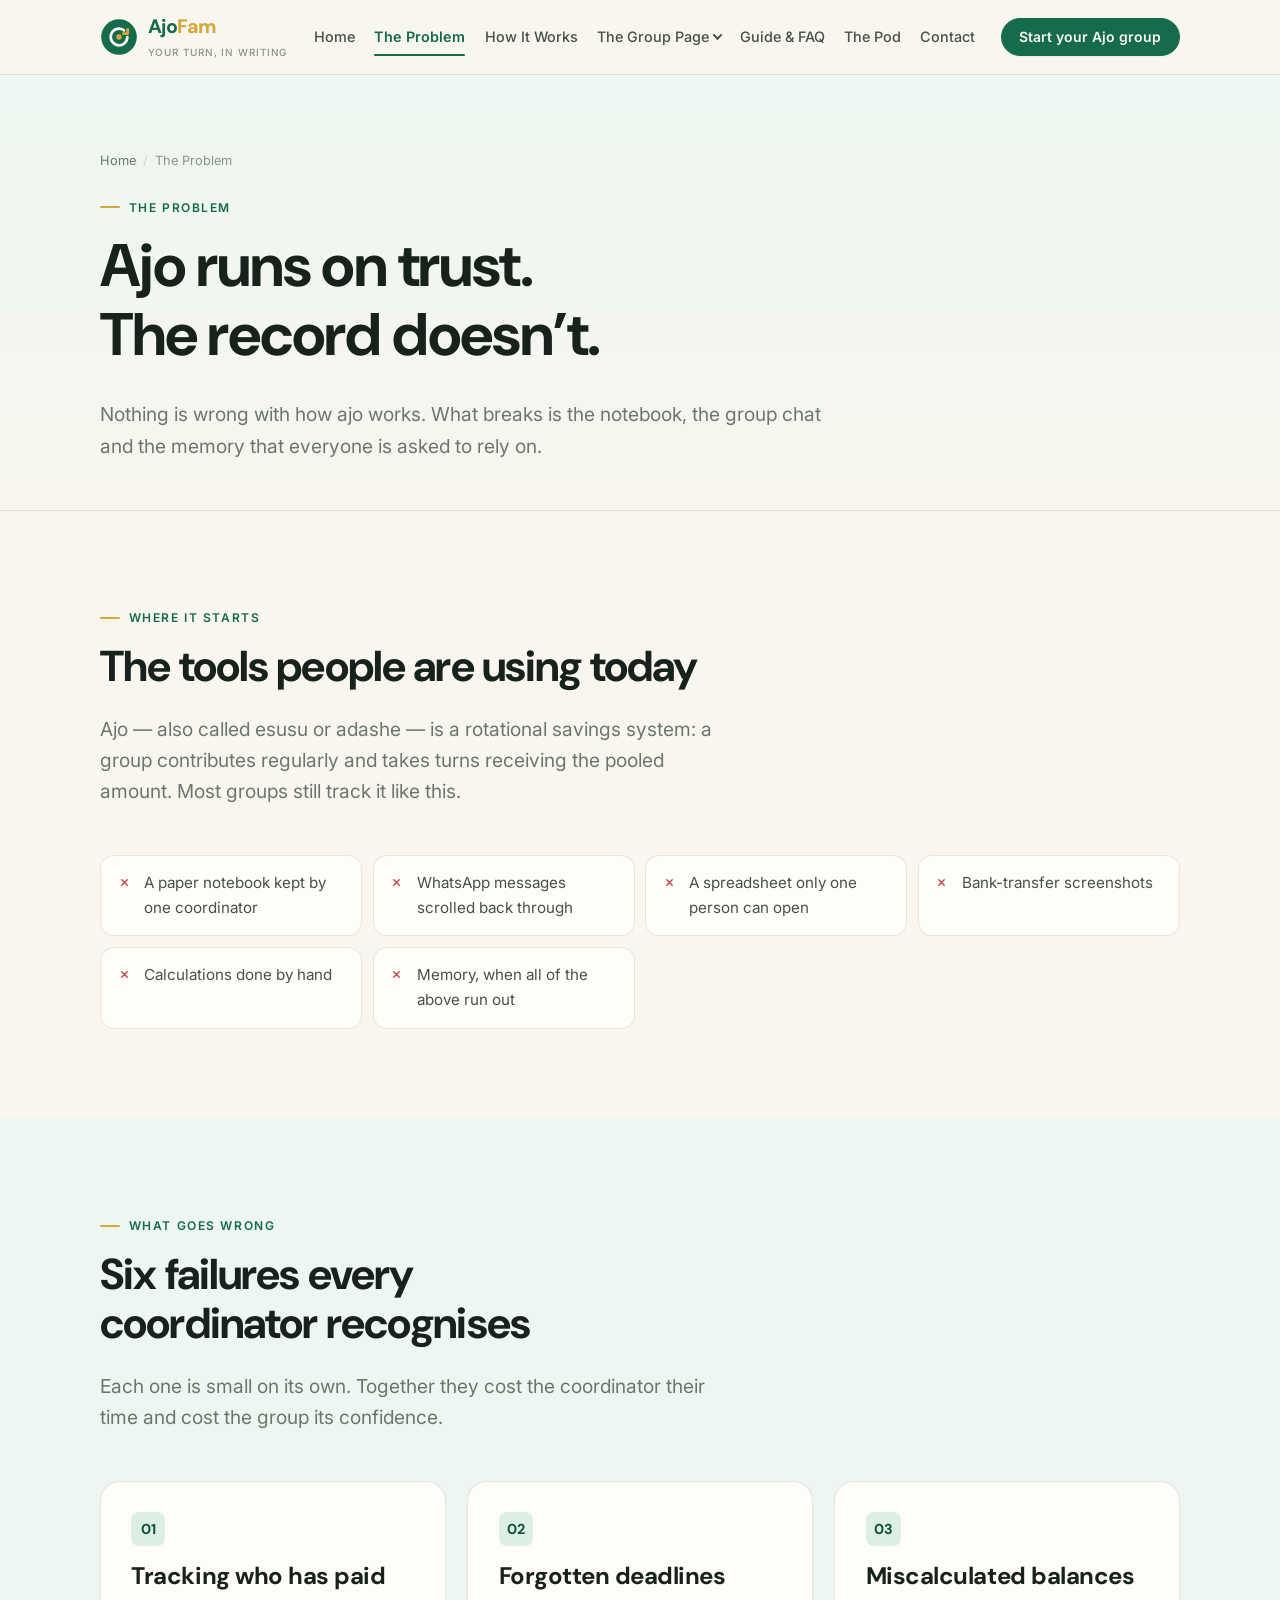
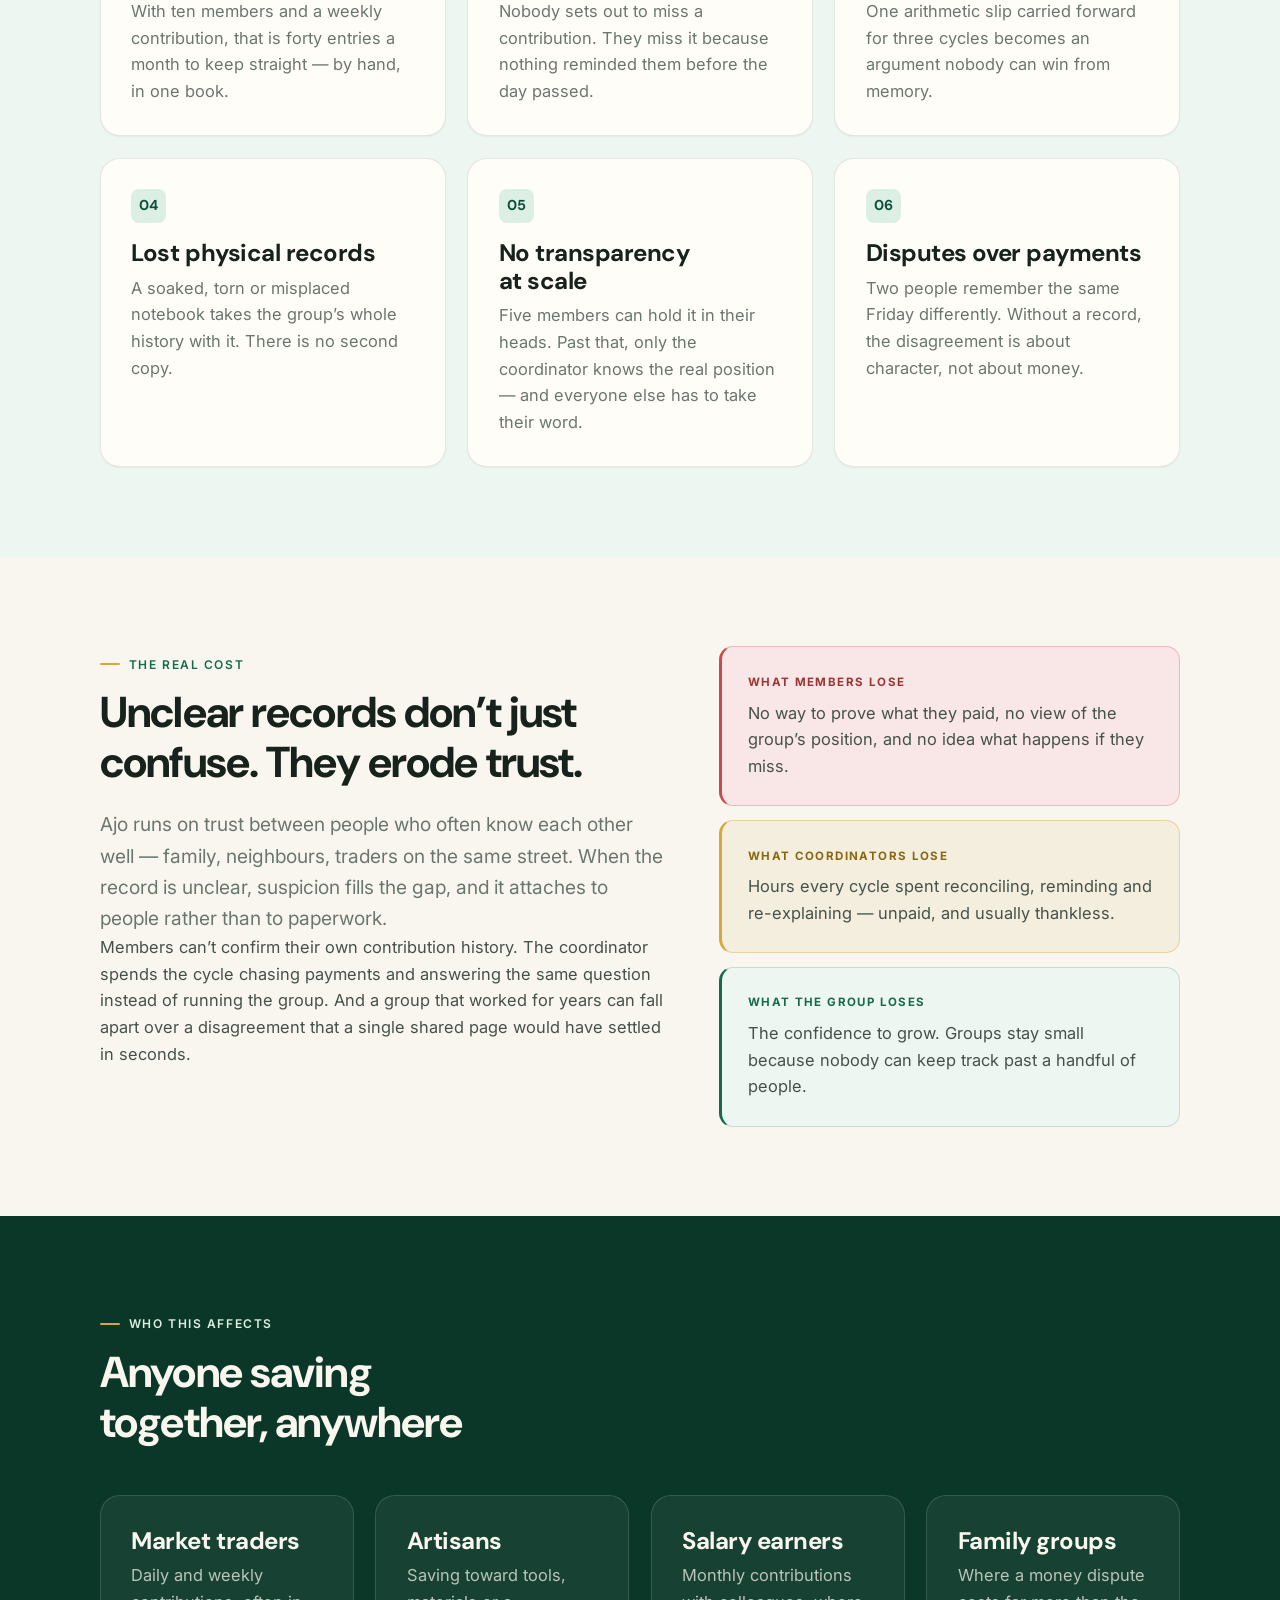
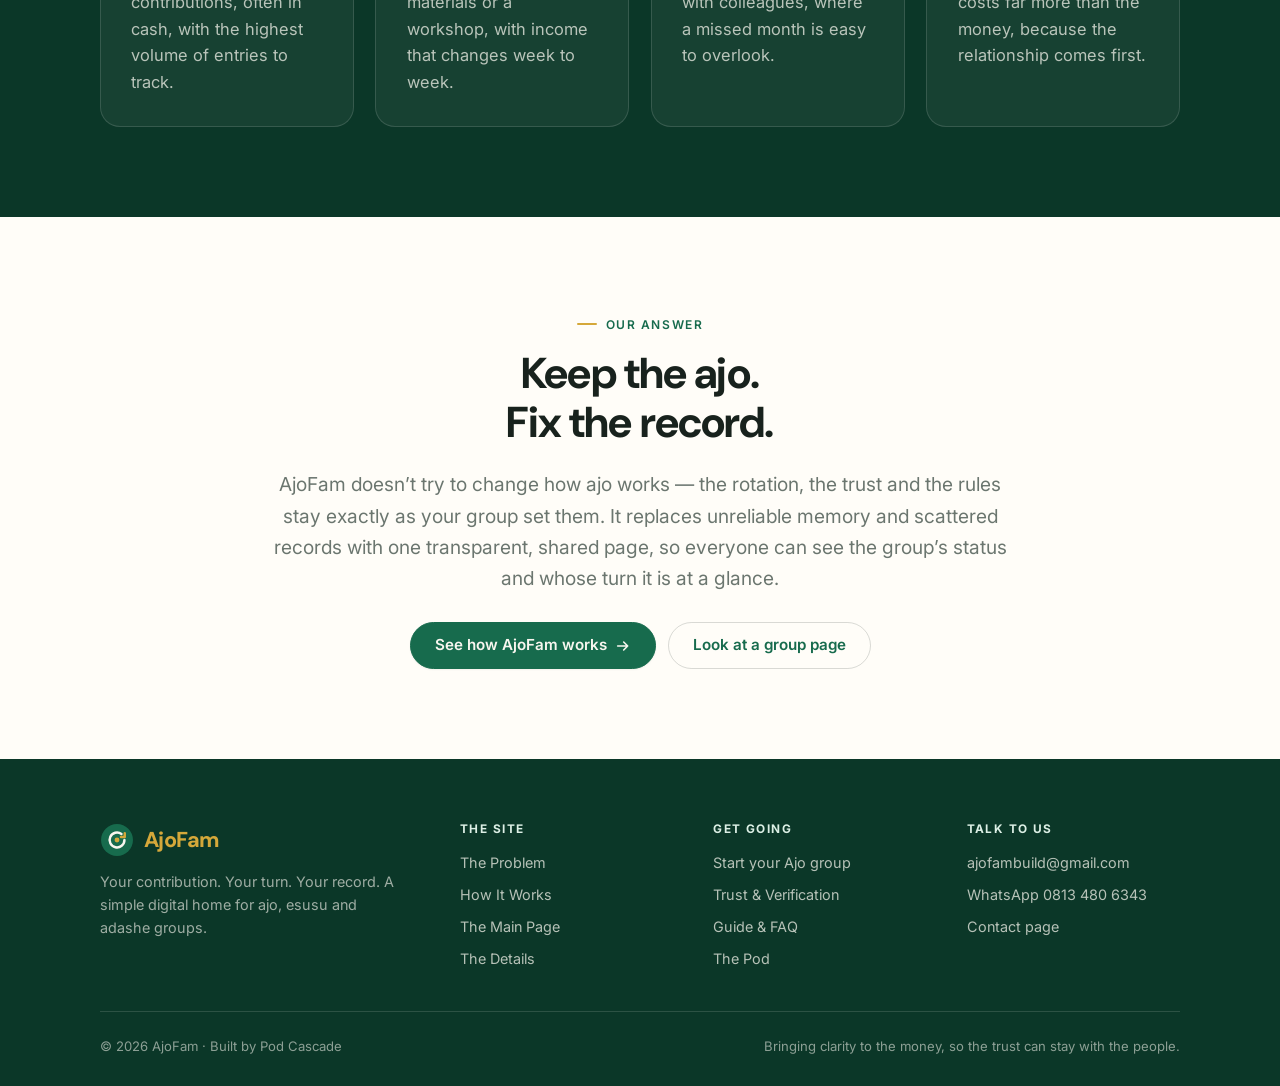
<file: problem.html>
<!doctype html>
<html lang="en" class="no-js">
  <head>
    <meta charset="utf-8" />
    <meta name="viewport" content="width=device-width, initial-scale=1" />
    <title>The Problem &mdash; AjoFam</title>
    <meta name="description" content="Why ajo groups lose track: paper notebooks, WhatsApp threads and memory can't carry a rotation. The six failures every coordinator runs into, and what they cost the group." />
    <meta name="theme-color" content="#176B4D" />
    <link rel="icon" href="image/favicon.svg" type="image/svg+xml" />
    <link rel="apple-touch-icon" href="image/Ajo-fam-logo.png" />
    <meta property="og:type" content="website" />
    <meta property="og:site_name" content="AjoFam" />
    <meta property="og:title" content="The Problem &mdash; AjoFam" />
    <meta property="og:description" content="Why ajo groups lose track: paper notebooks, WhatsApp threads and memory can't carry a rotation. The six failures every coordinator runs into, and what they cost the group." />
    <meta property="og:image" content="image/Ajo-fam-logo.png" />
    <meta name="twitter:card" content="summary_large_image" />
    <link rel="preconnect" href="https://fonts.googleapis.com" />
    <link rel="preconnect" href="https://fonts.gstatic.com" crossorigin />
    <link
      href="https://fonts.googleapis.com/css2?family=DM+Sans:wght@500;600;700;800&family=Inter:wght@400;500;600;700&display=swap"
      rel="stylesheet"
    />
    <link rel="stylesheet" href="Css-style/Brand.css" />
    <link rel="stylesheet" href="Css-style/problem.css" />
  </head>
  <body>
    <a class="skip-link" href="#main">Skip to main content</a>

    <header class="site-header">
      <nav class="nav-inner" aria-label="Primary">
        <a class="brand" href="index.html">
          <img class="brand-mark" src="image/ajofam-mark.svg" alt="" width="38" height="38" />
          <span>
            <span class="brand-word">Ajo<span>Fam</span></span>
            <span class="brand-tag">Your turn, in writing</span>
          </span>
        </a>

        <ul class="nav-menu" id="nav-menu">
        <li><a href="index.html">Home</a></li>
        <li><a href="problem.html" aria-current="page">The Problem</a></li>
        <li><a href="how-it-works.html">How It Works</a></li>
        <li class="nav-item-has-sub">
          <button type="button" class="nav-sub-toggle" aria-expanded="false" aria-controls="nav-group-page">The Group Page <span class="chev" aria-hidden="true"></span></button>
          <ul class="nav-sub" id="nav-group-page">
            <li><a href="dashboard.html">The Main Page<span class="sub-note">Whose turn it is, right now</span></a></li>
            <li><a href="details.html">The Details<span class="sub-note">One member, one full record</span></a></li>
            <li><a href="trust.html">Trust &amp; Verification<span class="sub-note">How a payment becomes a record</span></a></li>
          </ul>
        </li>
        <li><a href="faq.html">Guide &amp; FAQ</a></li>
        <li><a href="pod.html">The Pod</a></li>
        <li><a href="contact.html">Contact</a></li>
        <li class="nav-drawer-cta"><a class="button" href="request.html">Start your Ajo group</a></li>
        </ul>

        <a class="button small nav-cta" href="request.html">Start your Ajo group</a>

        <button
          type="button"
          class="nav-toggle"
          aria-expanded="false"
          aria-controls="nav-menu"
          aria-label="Open navigation menu"
        >
          <span class="bars" aria-hidden="true"></span>
        </button>
      </nav>
    </header>
    <div class="nav-scrim" aria-hidden="true"></div>

    <main id="main">
      <section class="page-header">
        <div class="wrap">
          <ol class="breadcrumb">
            <li><a href="index.html">Home</a></li>
            <li>The Problem</li>
          </ol>
          <p class="kicker">The problem</p>
          <h1>Ajo runs on trust. The record doesn&rsquo;t.</h1>
          <p class="lede">
            Nothing is wrong with how ajo works. What breaks is the notebook,
            the group chat and the memory that everyone is asked to rely on.
          </p>
        </div>
      </section>

      <section class="section">
        <div class="wrap">
          <div class="section-head">
            <p class="kicker">Where it starts</p>
            <h2>The tools people are using today</h2>
            <p class="lede">
              Ajo &mdash; also called esusu or adashe &mdash; is a rotational
              savings system: a group contributes regularly and takes turns
              receiving the pooled amount. Most groups still track it like this.
            </p>
          </div>

          <ul class="tool-list">
            <li>A paper notebook kept by one coordinator</li>
            <li>WhatsApp messages scrolled back through</li>
            <li>A spreadsheet only one person can open</li>
            <li>Bank-transfer screenshots</li>
            <li>Calculations done by hand</li>
            <li>Memory, when all of the above run out</li>
          </ul>
        </div>
      </section>

      <section class="section section-mint">
        <div class="wrap">
          <div class="section-head">
            <p class="kicker">What goes wrong</p>
            <h2>Six failures every coordinator recognises</h2>
            <p class="lede">
              Each one is small on its own. Together they cost the coordinator
              their time and cost the group its confidence.
            </p>
          </div>

          <div class="card-grid reveal">
            <article class="card">
              <span class="card-index">01</span>
              <h3>Tracking who has paid</h3>
              <p>
                With ten members and a weekly contribution, that is forty
                entries a month to keep straight &mdash; by hand, in one book.
              </p>
            </article>
            <article class="card">
              <span class="card-index">02</span>
              <h3>Forgotten deadlines</h3>
              <p>
                Nobody sets out to miss a contribution. They miss it because
                nothing reminded them before the day passed.
              </p>
            </article>
            <article class="card">
              <span class="card-index">03</span>
              <h3>Miscalculated balances</h3>
              <p>
                One arithmetic slip carried forward for three cycles becomes an
                argument nobody can win from memory.
              </p>
            </article>
            <article class="card">
              <span class="card-index">04</span>
              <h3>Lost physical records</h3>
              <p>
                A soaked, torn or misplaced notebook takes the group&rsquo;s
                whole history with it. There is no second copy.
              </p>
            </article>
            <article class="card">
              <span class="card-index">05</span>
              <h3>No transparency at scale</h3>
              <p>
                Five members can hold it in their heads. Past that, only the
                coordinator knows the real position &mdash; and everyone else
                has to take their word.
              </p>
            </article>
            <article class="card">
              <span class="card-index">06</span>
              <h3>Disputes over payments</h3>
              <p>
                Two people remember the same Friday differently. Without a
                record, the disagreement is about character, not about money.
              </p>
            </article>
          </div>
        </div>
      </section>

      <section class="section">
        <div class="wrap cost-grid">
          <div>
            <p class="kicker">The real cost</p>
            <h2>Unclear records don&rsquo;t just confuse. They erode trust.</h2>
            <p class="lede">
              Ajo runs on trust between people who often know each other well
              &mdash; family, neighbours, traders on the same street. When the
              record is unclear, suspicion fills the gap, and it attaches to
              people rather than to paperwork.
            </p>
            <p>
              Members can&rsquo;t confirm their own contribution history. The
              coordinator spends the cycle chasing payments and answering the
              same question instead of running the group. And a group that
              worked for years can fall apart over a disagreement that a single
              shared page would have settled in seconds.
            </p>
          </div>

          <div class="cost-panel">
            <div class="callout is-red">
              <span class="callout-label">What members lose</span>
              <p>
                No way to prove what they paid, no view of the group&rsquo;s
                position, and no idea what happens if they miss.
              </p>
            </div>
            <div class="callout is-gold">
              <span class="callout-label">What coordinators lose</span>
              <p>
                Hours every cycle spent reconciling, reminding and re-explaining
                &mdash; unpaid, and usually thankless.
              </p>
            </div>
            <div class="callout">
              <span class="callout-label">What the group loses</span>
              <p>
                The confidence to grow. Groups stay small because nobody can
                keep track past a handful of people.
              </p>
            </div>
          </div>
        </div>
      </section>

      <section class="section section-ink">
        <div class="wrap">
          <div class="section-head">
            <p class="kicker">Who this affects</p>
            <h2>Anyone saving together, anywhere</h2>
          </div>
          <div class="card-grid cols-4">
            <article class="card">
              <h3>Market traders</h3>
              <p>Daily and weekly contributions, often in cash, with the highest volume of entries to track.</p>
            </article>
            <article class="card">
              <h3>Artisans</h3>
              <p>Saving toward tools, materials or a workshop, with income that changes week to week.</p>
            </article>
            <article class="card">
              <h3>Salary earners</h3>
              <p>Monthly contributions with colleagues, where a missed month is easy to overlook.</p>
            </article>
            <article class="card">
              <h3>Family groups</h3>
              <p>Where a money dispute costs far more than the money, because the relationship comes first.</p>
            </article>
          </div>
        </div>
      </section>

      <section class="section section-paper">
        <div class="wrap wrap-narrow answer-block">
          <p class="kicker">Our answer</p>
          <h2>Keep the ajo. Fix the record.</h2>
          <p class="lede">
            AjoFam doesn&rsquo;t try to change how ajo works &mdash; the
            rotation, the trust and the rules stay exactly as your group set
            them. It replaces unreliable memory and scattered records with one
            transparent, shared page, so everyone can see the group&rsquo;s
            status and whose turn it is at a glance.
          </p>
          <div class="button-row">
            <a class="button has-arrow" href="how-it-works.html">See how AjoFam works</a>
            <a class="button ghost" href="dashboard.html">Look at a group page</a>
          </div>
        </div>
      </section>
    </main>

    <footer class="site-footer">
      <div class="wrap">
        <div class="footer-grid">
          <div class="footer-col">
            <a class="footer-brand" href="index.html">
              <img src="image/ajofam-mark.svg" alt="" width="34" height="34" />
              <span>Ajo<span>Fam</span></span>
            </a>
            <p class="footer-tagline">
              Your contribution. Your turn. Your record. A simple digital home
              for ajo, esusu and adashe groups.
            </p>
          </div>

          <div class="footer-col">
            <h4>The site</h4>
            <ul class="footer-links">
              <li><a href="problem.html">The Problem</a></li>
              <li><a href="how-it-works.html">How It Works</a></li>
              <li><a href="dashboard.html">The Main Page</a></li>
              <li><a href="details.html">The Details</a></li>
            </ul>
          </div>

          <div class="footer-col">
            <h4>Get going</h4>
            <ul class="footer-links">
              <li><a href="request.html">Start your Ajo group</a></li>
              <li><a href="trust.html">Trust &amp; Verification</a></li>
              <li><a href="faq.html">Guide &amp; FAQ</a></li>
              <li><a href="pod.html">The Pod</a></li>
            </ul>
          </div>

          <div class="footer-col">
            <h4>Talk to us</h4>
            <ul class="footer-links">
              <li><a href="mailto:ajofambuild@gmail.com">ajofambuild@gmail.com</a></li>
              <li>
                <a href="https://wa.me/2348134806343" target="_blank" rel="noopener">
                  WhatsApp 0813 480 6343
                </a>
              </li>
              <li><a href="contact.html">Contact page</a></li>
            </ul>
          </div>
        </div>

        <div class="footer-bottom">
          <span>&copy; <span data-year>2026</span> AjoFam &middot; Built by Pod Cascade</span>
          <span>Bringing clarity to the money, so the trust can stay with the people.</span>
        </div>
      </div>
    </footer>

    <script src="js/site.js" defer></script>
  </body>
</html>
</file>
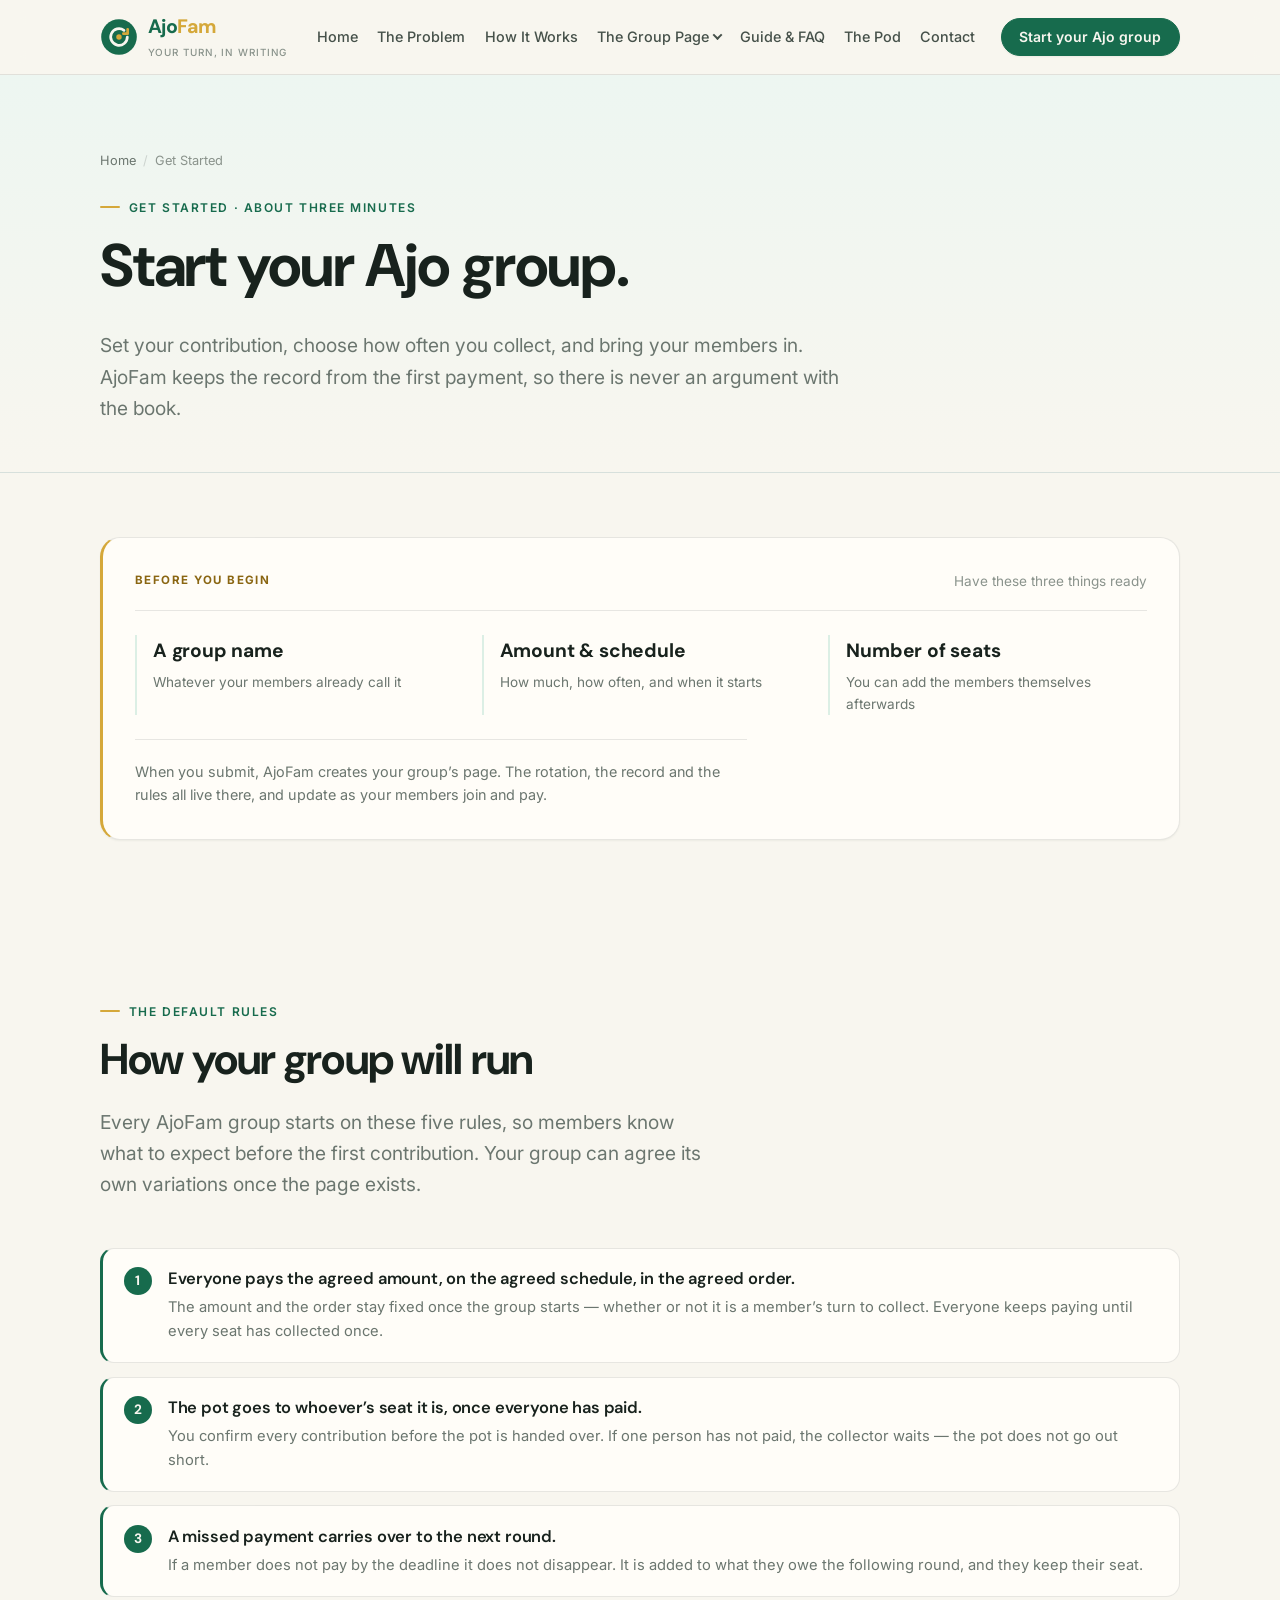
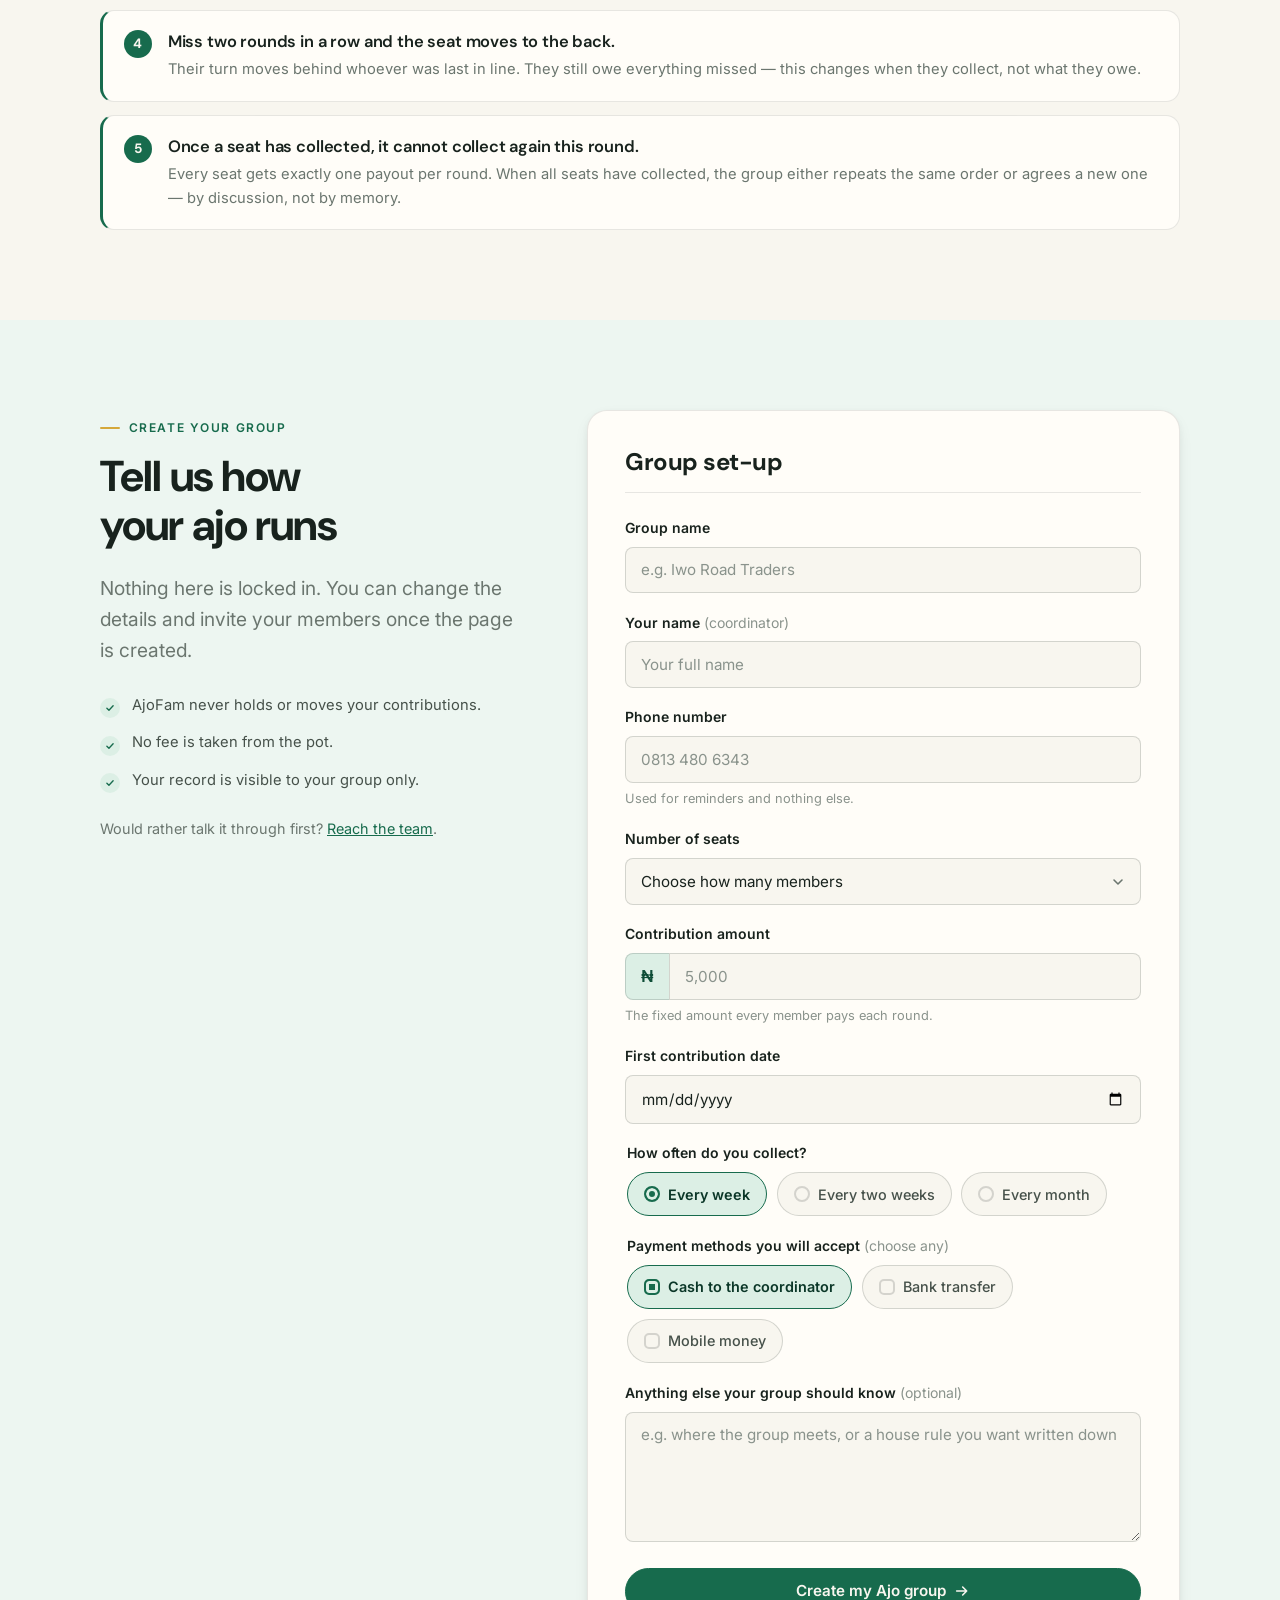
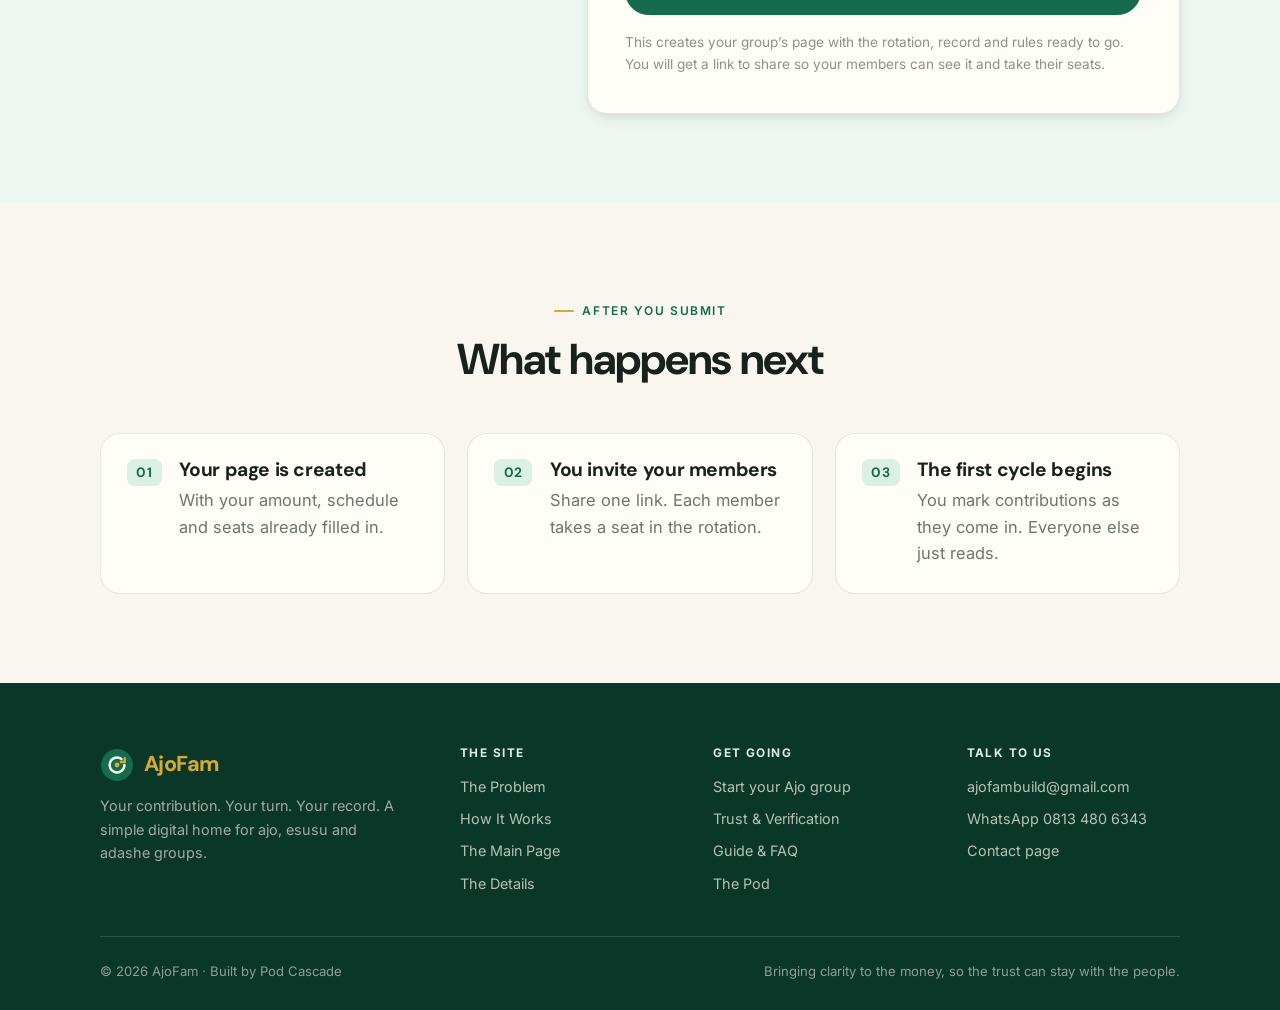
<file: request.html>
<!doctype html>
<html lang="en" class="no-js">
  <head>
    <meta charset="utf-8" />
    <meta name="viewport" content="width=device-width, initial-scale=1" />
    <title>Start Your Ajo Group &mdash; AjoFam</title>
    <meta name="description" content="Set up your ajo group on AjoFam: choose your contribution amount, schedule and seats, and get a shared page your members can see from the first payment." />
    <meta name="theme-color" content="#176B4D" />
    <link rel="icon" href="image/favicon.svg" type="image/svg+xml" />
    <link rel="apple-touch-icon" href="image/Ajo-fam-logo.png" />
    <meta property="og:type" content="website" />
    <meta property="og:site_name" content="AjoFam" />
    <meta property="og:title" content="Start Your Ajo Group &mdash; AjoFam" />
    <meta property="og:description" content="Set up your ajo group on AjoFam: choose your contribution amount, schedule and seats, and get a shared page your members can see from the first payment." />
    <meta property="og:image" content="image/Ajo-fam-logo.png" />
    <meta name="twitter:card" content="summary_large_image" />
    <link rel="preconnect" href="https://fonts.googleapis.com" />
    <link rel="preconnect" href="https://fonts.gstatic.com" crossorigin />
    <link
      href="https://fonts.googleapis.com/css2?family=DM+Sans:wght@500;600;700;800&family=Inter:wght@400;500;600;700&display=swap"
      rel="stylesheet"
    />
    <link rel="stylesheet" href="Css-style/Brand.css" />
    <link rel="stylesheet" href="Css-style/request.css" />
  </head>
  <body>
    <a class="skip-link" href="#main">Skip to main content</a>

    <header class="site-header">
      <nav class="nav-inner" aria-label="Primary">
        <a class="brand" href="index.html">
          <img class="brand-mark" src="image/ajofam-mark.svg" alt="" width="38" height="38" />
          <span>
            <span class="brand-word">Ajo<span>Fam</span></span>
            <span class="brand-tag">Your turn, in writing</span>
          </span>
        </a>

        <ul class="nav-menu" id="nav-menu">
        <li><a href="index.html">Home</a></li>
        <li><a href="problem.html">The Problem</a></li>
        <li><a href="how-it-works.html">How It Works</a></li>
        <li class="nav-item-has-sub">
          <button type="button" class="nav-sub-toggle" aria-expanded="false" aria-controls="nav-group-page">The Group Page <span class="chev" aria-hidden="true"></span></button>
          <ul class="nav-sub" id="nav-group-page">
            <li><a href="dashboard.html">The Main Page<span class="sub-note">Whose turn it is, right now</span></a></li>
            <li><a href="details.html">The Details<span class="sub-note">One member, one full record</span></a></li>
            <li><a href="trust.html">Trust &amp; Verification<span class="sub-note">How a payment becomes a record</span></a></li>
          </ul>
        </li>
        <li><a href="faq.html">Guide &amp; FAQ</a></li>
        <li><a href="pod.html">The Pod</a></li>
        <li><a href="contact.html">Contact</a></li>
        <li class="nav-drawer-cta"><a class="button" href="request.html">Start your Ajo group</a></li>
        </ul>

        <a class="button small nav-cta" href="request.html">Start your Ajo group</a>

        <button
          type="button"
          class="nav-toggle"
          aria-expanded="false"
          aria-controls="nav-menu"
          aria-label="Open navigation menu"
        >
          <span class="bars" aria-hidden="true"></span>
        </button>
      </nav>
    </header>
    <div class="nav-scrim" aria-hidden="true"></div>

    <main id="main">
      <section class="page-header">
        <div class="wrap">
          <ol class="breadcrumb">
            <li><a href="index.html">Home</a></li>
            <li>Get Started</li>
          </ol>
          <p class="kicker">Get started &middot; about three minutes</p>
          <h1>Start your Ajo group.</h1>
          <p class="lede">
            Set your contribution, choose how often you collect, and bring your
            members in. AjoFam keeps the record from the first payment, so
            there is never an argument with the book.
          </p>
        </div>
      </section>

      <section class="section-tight">
        <div class="wrap">
          <div class="ready-card">
            <div class="ready-head">
              <span class="ready-tag">Before you begin</span>
              <span class="ready-time">Have these three things ready</span>
            </div>
            <div class="ready-figures">
              <div class="ready-fig">
                <span class="ready-value">A group name</span>
                <span class="ready-label">Whatever your members already call it</span>
              </div>
              <div class="ready-fig">
                <span class="ready-value">Amount &amp; schedule</span>
                <span class="ready-label">How much, how often, and when it starts</span>
              </div>
              <div class="ready-fig">
                <span class="ready-value">Number of seats</span>
                <span class="ready-label">You can add the members themselves afterwards</span>
              </div>
            </div>
            <p class="ready-note">
              When you submit, AjoFam creates your group&rsquo;s page. The
              rotation, the record and the rules all live there, and update as
              your members join and pay.
            </p>
          </div>
        </div>
      </section>

      <section class="section">
        <div class="wrap">
          <div class="section-head">
            <p class="kicker">The default rules</p>
            <h2>How your group will run</h2>
            <p class="lede">
              Every AjoFam group starts on these five rules, so members know
              what to expect before the first contribution. Your group can agree
              its own variations once the page exists.
            </p>
          </div>

          <ol class="rules-list">
            <li class="rule">
              <span class="rule-num">1</span>
              <div>
                <h3>Everyone pays the agreed amount, on the agreed schedule, in the agreed order.</h3>
                <p>
                  The amount and the order stay fixed once the group starts
                  &mdash; whether or not it is a member&rsquo;s turn to collect.
                  Everyone keeps paying until every seat has collected once.
                </p>
              </div>
            </li>
            <li class="rule">
              <span class="rule-num">2</span>
              <div>
                <h3>The pot goes to whoever&rsquo;s seat it is, once everyone has paid.</h3>
                <p>
                  You confirm every contribution before the pot is handed over.
                  If one person has not paid, the collector waits &mdash; the
                  pot does not go out short.
                </p>
              </div>
            </li>
            <li class="rule">
              <span class="rule-num">3</span>
              <div>
                <h3>A missed payment carries over to the next round.</h3>
                <p>
                  If a member does not pay by the deadline it does not disappear.
                  It is added to what they owe the following round, and they keep
                  their seat.
                </p>
              </div>
            </li>
            <li class="rule">
              <span class="rule-num">4</span>
              <div>
                <h3>Miss two rounds in a row and the seat moves to the back.</h3>
                <p>
                  Their turn moves behind whoever was last in line. They still
                  owe everything missed &mdash; this changes when they collect,
                  not what they owe.
                </p>
              </div>
            </li>
            <li class="rule">
              <span class="rule-num">5</span>
              <div>
                <h3>Once a seat has collected, it cannot collect again this round.</h3>
                <p>
                  Every seat gets exactly one payout per round. When all seats
                  have collected, the group either repeats the same order or
                  agrees a new one &mdash; by discussion, not by memory.
                </p>
              </div>
            </li>
          </ol>
        </div>
      </section>

      <section class="section section-mint" id="create">
        <div class="wrap create-grid">
          <div class="create-intro">
            <p class="kicker">Create your group</p>
            <h2>Tell us how your ajo runs</h2>
            <p class="lede">
              Nothing here is locked in. You can change the details and invite
              your members once the page is created.
            </p>
            <ul class="checklist create-assurances">
              <li>AjoFam never holds or moves your contributions.</li>
              <li>No fee is taken from the pot.</li>
              <li>Your record is visible to your group only.</li>
            </ul>
            <p class="create-help">
              Would rather talk it through first?
              <a href="contact.html">Reach the team</a>.
            </p>
          </div>

          <form class="form-card" data-demo-form novalidate>
            <h3 class="form-title">Group set-up</h3>

            <div class="form-grid">
              <div class="field">
                <label for="group-name">Group name</label>
                <input
                  type="text"
                  id="group-name"
                  name="group-name"
                  placeholder="e.g. Iwo Road Traders"
                  autocomplete="organization"
                  required
                />
              </div>

              <div class="field">
                <label for="coordinator">
                  Your name <span class="optional">(coordinator)</span>
                </label>
                <input
                  type="text"
                  id="coordinator"
                  name="coordinator"
                  placeholder="Your full name"
                  autocomplete="name"
                  required
                />
              </div>

              <div class="field">
                <label for="phone">Phone number</label>
                <input
                  type="tel"
                  id="phone"
                  name="phone"
                  placeholder="0813 480 6343"
                  autocomplete="tel"
                  required
                />
                <span class="field-hint">Used for reminders and nothing else.</span>
              </div>

              <div class="field">
                <label for="seats">Number of seats</label>
                <select id="seats" name="seats" required>
                  <option value="" disabled selected>Choose how many members</option>
                  <option>5</option>
                  <option>8</option>
                  <option>10</option>
                  <option>12</option>
                  <option>15</option>
                  <option>20</option>
                  <option>More than 20</option>
                </select>
              </div>
            </div>

            <div class="form-grid">
              <div class="field">
                <label for="amount">Contribution amount</label>
                <div class="amount-input">
                  <span class="amount-prefix" aria-hidden="true">&#8358;</span>
                  <input
                    type="text"
                    id="amount"
                    name="amount"
                    placeholder="5,000"
                    inputmode="numeric"
                    required
                  />
                </div>
                <span class="field-hint">The fixed amount every member pays each round.</span>
              </div>

              <div class="field">
                <label for="start-date">First contribution date</label>
                <input type="date" id="start-date" name="start-date" required />
              </div>
            </div>

            <fieldset class="field">
              <legend>How often do you collect?</legend>
              <div class="choice-row">
                <label class="choice">
                  <input type="radio" name="frequency" value="weekly" checked />
                  <span class="dot" aria-hidden="true"></span>
                  <span>Every week</span>
                </label>
                <label class="choice">
                  <input type="radio" name="frequency" value="biweekly" />
                  <span class="dot" aria-hidden="true"></span>
                  <span>Every two weeks</span>
                </label>
                <label class="choice">
                  <input type="radio" name="frequency" value="monthly" />
                  <span class="dot" aria-hidden="true"></span>
                  <span>Every month</span>
                </label>
              </div>
            </fieldset>

            <fieldset class="field">
              <legend>
                Payment methods you will accept
                <span class="optional">(choose any)</span>
              </legend>
              <div class="choice-row">
                <label class="choice">
                  <input type="checkbox" name="methods" value="cash" checked />
                  <span class="dot" aria-hidden="true"></span>
                  <span>Cash to the coordinator</span>
                </label>
                <label class="choice">
                  <input type="checkbox" name="methods" value="transfer" />
                  <span class="dot" aria-hidden="true"></span>
                  <span>Bank transfer</span>
                </label>
                <label class="choice">
                  <input type="checkbox" name="methods" value="mobile" />
                  <span class="dot" aria-hidden="true"></span>
                  <span>Mobile money</span>
                </label>
              </div>
            </fieldset>

            <div class="field">
              <label for="note">
                Anything else your group should know
                <span class="optional">(optional)</span>
              </label>
              <textarea
                id="note"
                name="note"
                placeholder="e.g. where the group meets, or a house rule you want written down"
              ></textarea>
            </div>

            <button type="submit" class="button block has-arrow">Create my Ajo group</button>

            <p class="form-status" role="status">
              Thank you. Your group details have been received &mdash; this is a
              prototype, so nothing has been sent yet. In the finished product
              this creates your group&rsquo;s page and returns a link to share
              with your members.
            </p>

            <p class="form-footnote">
              This creates your group&rsquo;s page with the rotation, record and
              rules ready to go. You will get a link to share so your members
              can see it and take their seats.
            </p>
          </form>
        </div>
      </section>

      <section class="section">
        <div class="wrap">
          <div class="section-head center">
            <p class="kicker">After you submit</p>
            <h2>What happens next</h2>
          </div>
          <div class="steps cols-3 reveal">
            <article class="step">
              <span class="step-number">01</span>
              <div>
                <h3>Your page is created</h3>
                <p>With your amount, schedule and seats already filled in.</p>
              </div>
            </article>
            <article class="step">
              <span class="step-number">02</span>
              <div>
                <h3>You invite your members</h3>
                <p>Share one link. Each member takes a seat in the rotation.</p>
              </div>
            </article>
            <article class="step">
              <span class="step-number">03</span>
              <div>
                <h3>The first cycle begins</h3>
                <p>You mark contributions as they come in. Everyone else just reads.</p>
              </div>
            </article>
          </div>
        </div>
      </section>
    </main>

    <footer class="site-footer">
      <div class="wrap">
        <div class="footer-grid">
          <div class="footer-col">
            <a class="footer-brand" href="index.html">
              <img src="image/ajofam-mark.svg" alt="" width="34" height="34" />
              <span>Ajo<span>Fam</span></span>
            </a>
            <p class="footer-tagline">
              Your contribution. Your turn. Your record. A simple digital home
              for ajo, esusu and adashe groups.
            </p>
          </div>

          <div class="footer-col">
            <h4>The site</h4>
            <ul class="footer-links">
              <li><a href="problem.html">The Problem</a></li>
              <li><a href="how-it-works.html">How It Works</a></li>
              <li><a href="dashboard.html">The Main Page</a></li>
              <li><a href="details.html">The Details</a></li>
            </ul>
          </div>

          <div class="footer-col">
            <h4>Get going</h4>
            <ul class="footer-links">
              <li><a href="request.html">Start your Ajo group</a></li>
              <li><a href="trust.html">Trust &amp; Verification</a></li>
              <li><a href="faq.html">Guide &amp; FAQ</a></li>
              <li><a href="pod.html">The Pod</a></li>
            </ul>
          </div>

          <div class="footer-col">
            <h4>Talk to us</h4>
            <ul class="footer-links">
              <li><a href="mailto:ajofambuild@gmail.com">ajofambuild@gmail.com</a></li>
              <li>
                <a href="https://wa.me/2348134806343" target="_blank" rel="noopener">
                  WhatsApp 0813 480 6343
                </a>
              </li>
              <li><a href="contact.html">Contact page</a></li>
            </ul>
          </div>
        </div>

        <div class="footer-bottom">
          <span>&copy; <span data-year>2026</span> AjoFam &middot; Built by Pod Cascade</span>
          <span>Bringing clarity to the money, so the trust can stay with the people.</span>
        </div>
      </div>
    </footer>

    <script src="js/site.js" defer></script>
  </body>
</html>
</file>
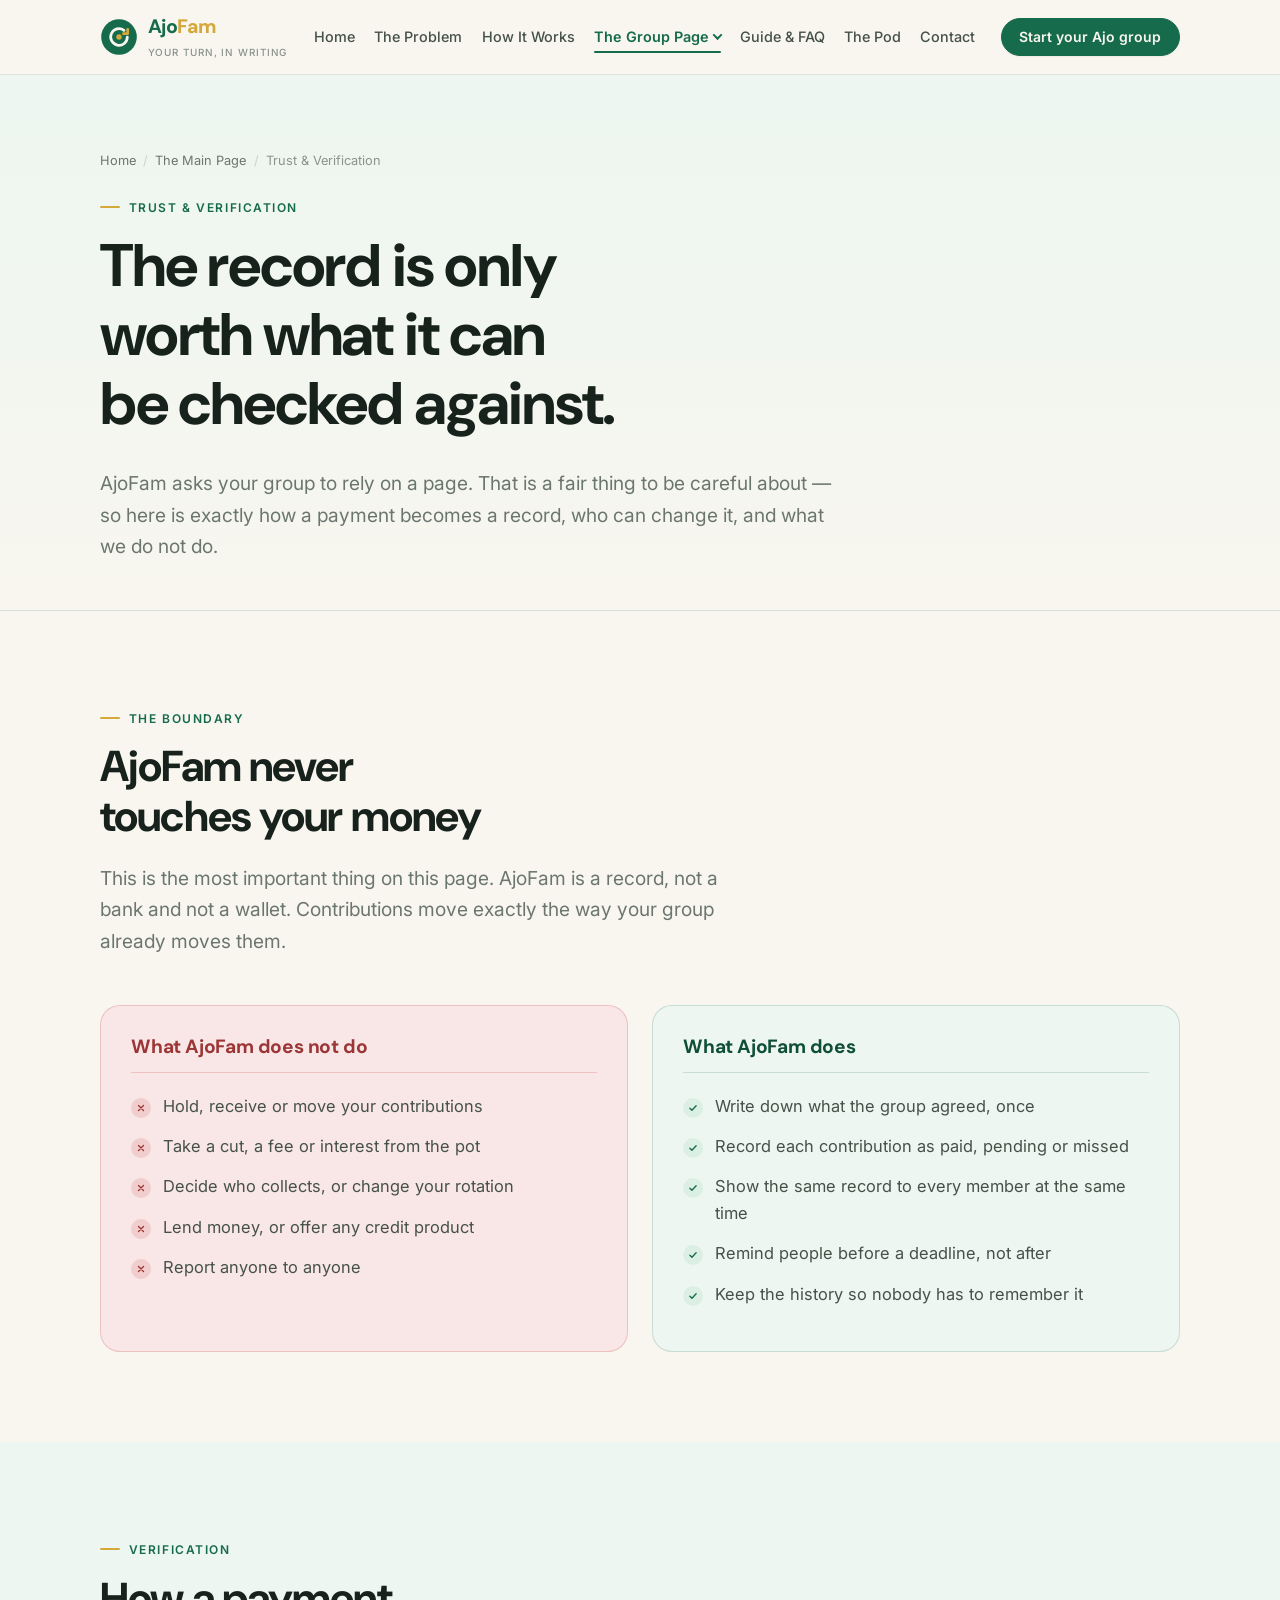
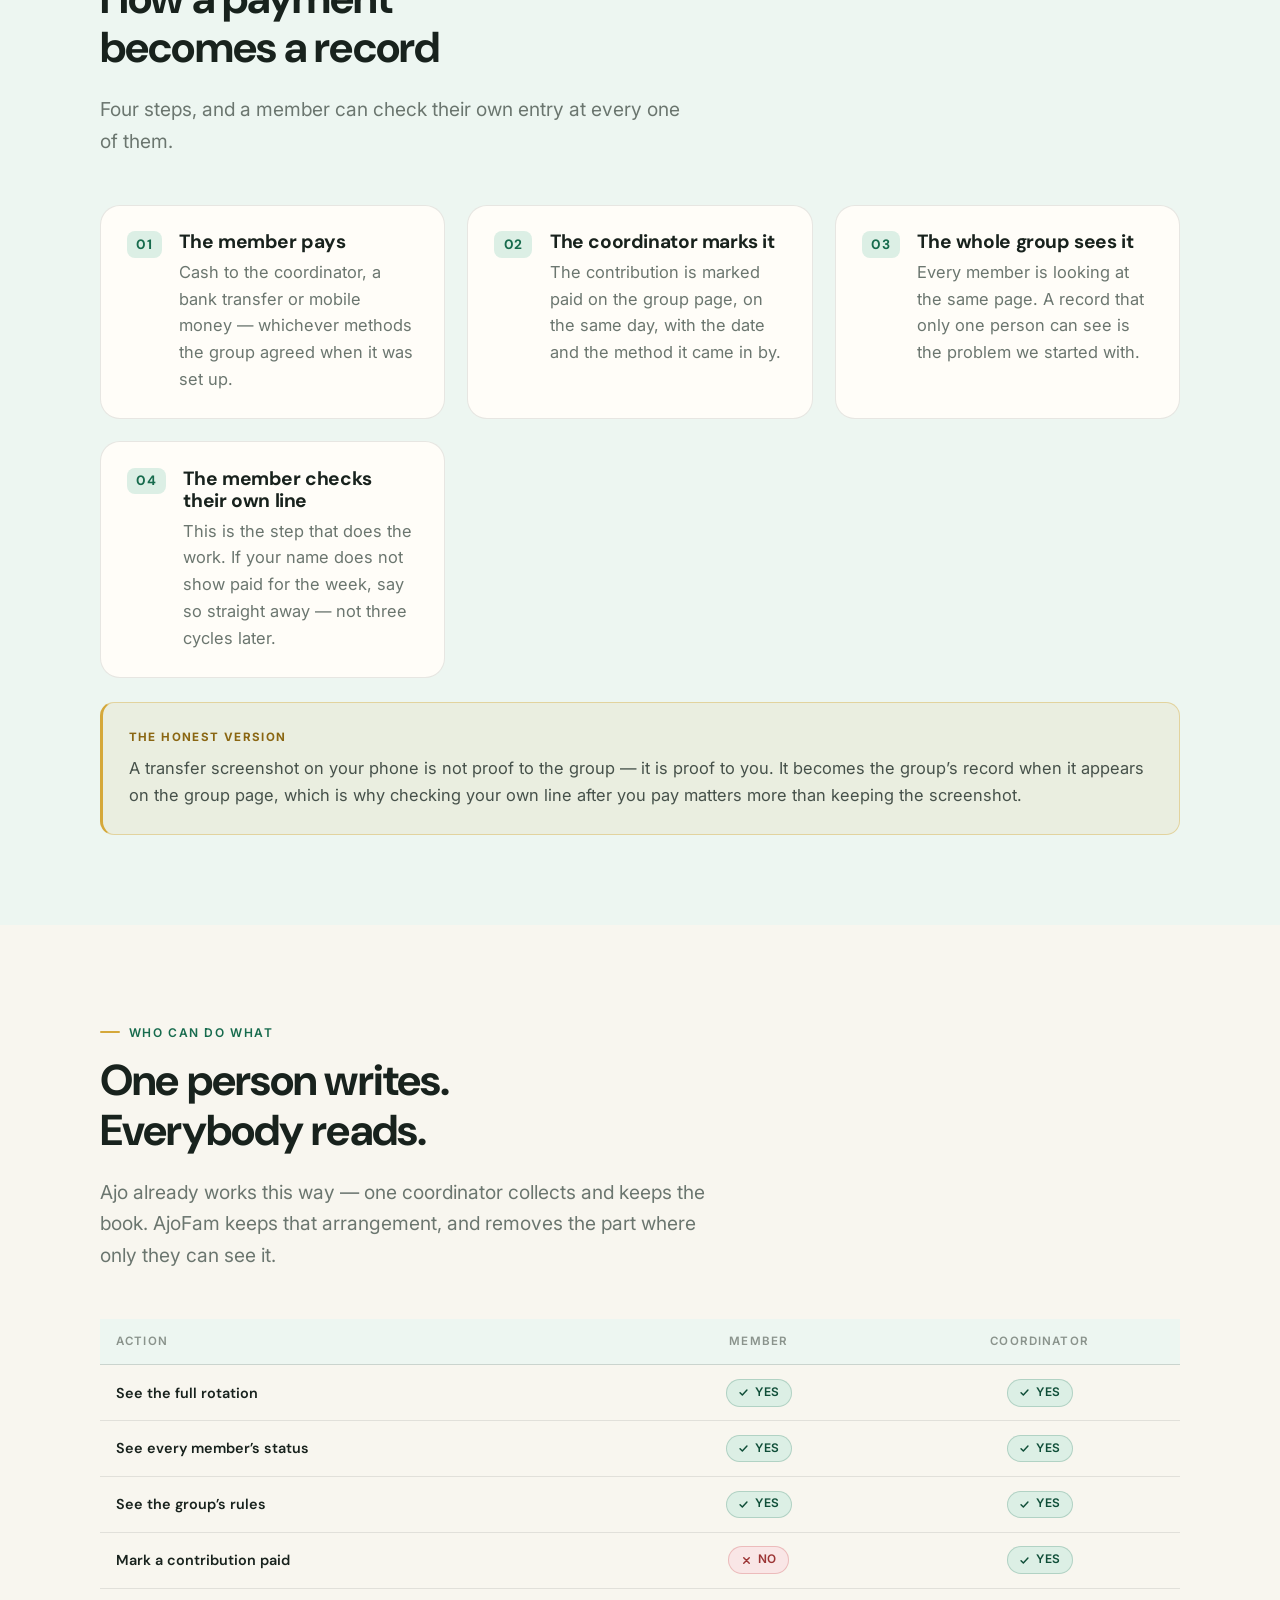
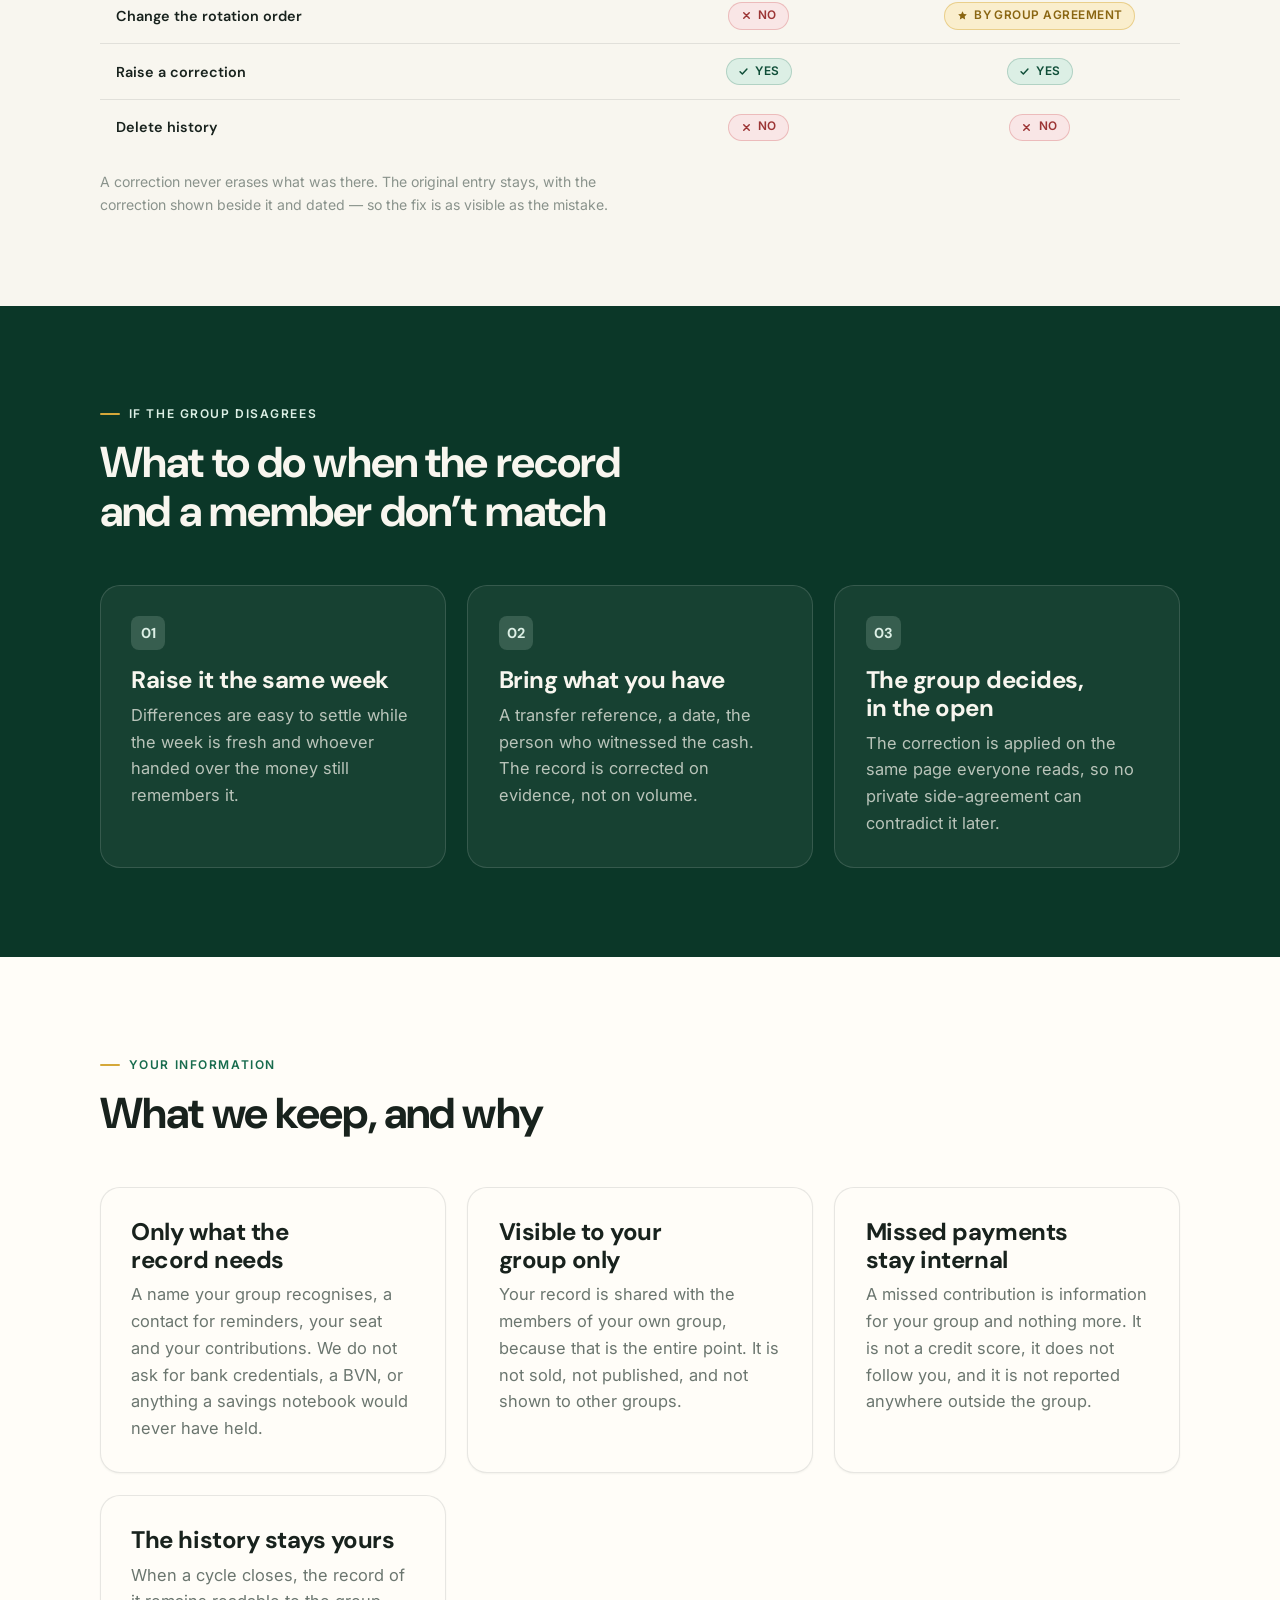
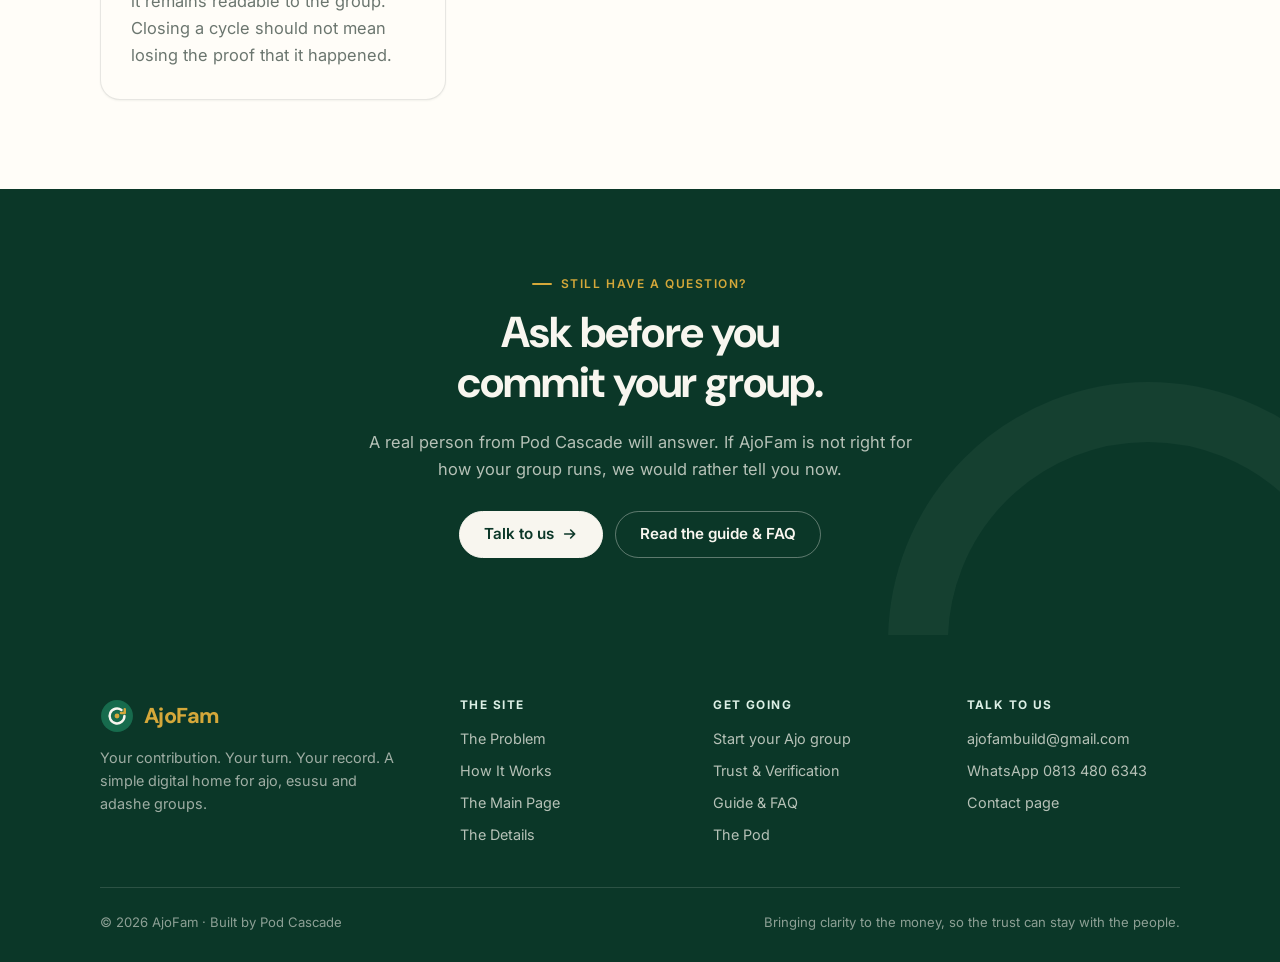
<file: trust.html>
<!doctype html>
<html lang="en" class="no-js">
  <head>
    <meta charset="utf-8" />
    <meta name="viewport" content="width=device-width, initial-scale=1" />
    <title>Trust &amp; Verification &mdash; AjoFam</title>
    <meta name="description" content="How a contribution becomes a record in AjoFam, who can change it, how corrections work, and why AjoFam never holds or moves your group's money." />
    <meta name="theme-color" content="#176B4D" />
    <link rel="icon" href="image/favicon.svg" type="image/svg+xml" />
    <link rel="apple-touch-icon" href="image/Ajo-fam-logo.png" />
    <meta property="og:type" content="website" />
    <meta property="og:site_name" content="AjoFam" />
    <meta property="og:title" content="Trust &amp; Verification &mdash; AjoFam" />
    <meta property="og:description" content="How a contribution becomes a record in AjoFam, who can change it, how corrections work, and why AjoFam never holds or moves your group's money." />
    <meta property="og:image" content="image/Ajo-fam-logo.png" />
    <meta name="twitter:card" content="summary_large_image" />
    <link rel="preconnect" href="https://fonts.googleapis.com" />
    <link rel="preconnect" href="https://fonts.gstatic.com" crossorigin />
    <link
      href="https://fonts.googleapis.com/css2?family=DM+Sans:wght@500;600;700;800&family=Inter:wght@400;500;600;700&display=swap"
      rel="stylesheet"
    />
    <link rel="stylesheet" href="Css-style/Brand.css" />
    <link rel="stylesheet" href="Css-style/trust.css" />
  </head>
  <body>
    <a class="skip-link" href="#main">Skip to main content</a>

    <header class="site-header">
      <nav class="nav-inner" aria-label="Primary">
        <a class="brand" href="index.html">
          <img class="brand-mark" src="image/ajofam-mark.svg" alt="" width="38" height="38" />
          <span>
            <span class="brand-word">Ajo<span>Fam</span></span>
            <span class="brand-tag">Your turn, in writing</span>
          </span>
        </a>

        <ul class="nav-menu" id="nav-menu">
        <li><a href="index.html">Home</a></li>
        <li><a href="problem.html">The Problem</a></li>
        <li><a href="how-it-works.html">How It Works</a></li>
        <li class="nav-item-has-sub is-current">
          <button type="button" class="nav-sub-toggle" aria-expanded="false" aria-controls="nav-group-page">The Group Page <span class="chev" aria-hidden="true"></span></button>
          <ul class="nav-sub" id="nav-group-page">
            <li><a href="dashboard.html">The Main Page<span class="sub-note">Whose turn it is, right now</span></a></li>
            <li><a href="details.html">The Details<span class="sub-note">One member, one full record</span></a></li>
            <li><a href="trust.html" aria-current="page">Trust &amp; Verification<span class="sub-note">How a payment becomes a record</span></a></li>
          </ul>
        </li>
        <li><a href="faq.html">Guide &amp; FAQ</a></li>
        <li><a href="pod.html">The Pod</a></li>
        <li><a href="contact.html">Contact</a></li>
        <li class="nav-drawer-cta"><a class="button" href="request.html">Start your Ajo group</a></li>
        </ul>

        <a class="button small nav-cta" href="request.html">Start your Ajo group</a>

        <button
          type="button"
          class="nav-toggle"
          aria-expanded="false"
          aria-controls="nav-menu"
          aria-label="Open navigation menu"
        >
          <span class="bars" aria-hidden="true"></span>
        </button>
      </nav>
    </header>
    <div class="nav-scrim" aria-hidden="true"></div>

    <main id="main">
      <section class="page-header">
        <div class="wrap">
          <ol class="breadcrumb">
            <li><a href="index.html">Home</a></li>
            <li><a href="dashboard.html">The Main Page</a></li>
            <li>Trust &amp; Verification</li>
          </ol>
          <p class="kicker">Trust &amp; verification</p>
          <h1>The record is only worth what it can be checked against.</h1>
          <p class="lede">
            AjoFam asks your group to rely on a page. That is a fair thing to be
            careful about &mdash; so here is exactly how a payment becomes a
            record, who can change it, and what we do not do.
          </p>
        </div>
      </section>

      <section class="section">
        <div class="wrap">
          <div class="section-head">
            <p class="kicker">The boundary</p>
            <h2>AjoFam never touches your money</h2>
            <p class="lede">
              This is the most important thing on this page. AjoFam is a record,
              not a bank and not a wallet. Contributions move exactly the way
              your group already moves them.
            </p>
          </div>

          <div class="boundary-grid">
            <div class="boundary-col is-no">
              <h3>What AjoFam does not do</h3>
              <ul class="cross-list">
                <li>Hold, receive or move your contributions</li>
                <li>Take a cut, a fee or interest from the pot</li>
                <li>Decide who collects, or change your rotation</li>
                <li>Lend money, or offer any credit product</li>
                <li>Report anyone to anyone</li>
              </ul>
            </div>
            <div class="boundary-col is-yes">
              <h3>What AjoFam does</h3>
              <ul class="checklist">
                <li>Write down what the group agreed, once</li>
                <li>Record each contribution as paid, pending or missed</li>
                <li>Show the same record to every member at the same time</li>
                <li>Remind people before a deadline, not after</li>
                <li>Keep the history so nobody has to remember it</li>
              </ul>
            </div>
          </div>
        </div>
      </section>

      <section class="section section-mint">
        <div class="wrap">
          <div class="section-head">
            <p class="kicker">Verification</p>
            <h2>How a payment becomes a record</h2>
            <p class="lede">
              Four steps, and a member can check their own entry at every one of
              them.
            </p>
          </div>

          <div class="steps cols-2 reveal">
            <article class="step">
              <span class="step-number">01</span>
              <div>
                <h3>The member pays</h3>
                <p>
                  Cash to the coordinator, a bank transfer or mobile money
                  &mdash; whichever methods the group agreed when it was set up.
                </p>
              </div>
            </article>
            <article class="step">
              <span class="step-number">02</span>
              <div>
                <h3>The coordinator marks it</h3>
                <p>
                  The contribution is marked paid on the group page, on the same
                  day, with the date and the method it came in by.
                </p>
              </div>
            </article>
            <article class="step">
              <span class="step-number">03</span>
              <div>
                <h3>The whole group sees it</h3>
                <p>
                  Every member is looking at the same page. A record that only
                  one person can see is the problem we started with.
                </p>
              </div>
            </article>
            <article class="step">
              <span class="step-number">04</span>
              <div>
                <h3>The member checks their own line</h3>
                <p>
                  This is the step that does the work. If your name does not
                  show paid for the week, say so straight away &mdash; not three
                  cycles later.
                </p>
              </div>
            </article>
          </div>

          <div class="callout is-gold verify-note">
            <span class="callout-label">The honest version</span>
            <p>
              A transfer screenshot on your phone is not proof to the group
              &mdash; it is proof to you. It becomes the group&rsquo;s record
              when it appears on the group page, which is why checking your own
              line after you pay matters more than keeping the screenshot.
            </p>
          </div>
        </div>
      </section>

      <section class="section">
        <div class="wrap">
          <div class="section-head">
            <p class="kicker">Who can do what</p>
            <h2>One person writes. Everybody reads.</h2>
            <p class="lede">
              Ajo already works this way &mdash; one coordinator collects and
              keeps the book. AjoFam keeps that arrangement, and removes the
              part where only they can see it.
            </p>
          </div>

          <div class="table-scroll">
            <table class="data-table roles-table">
              <caption class="visually-hidden">
                What each role in an AjoFam group can see and change
              </caption>
              <thead>
                <tr>
                  <th scope="col">Action</th>
                  <th scope="col">Member</th>
                  <th scope="col">Coordinator</th>
                </tr>
              </thead>
              <tbody>
                <tr>
                  <td><span class="cell-name">See the full rotation</span></td>
                  <td><span class="stamp paid">Yes</span></td>
                  <td><span class="stamp paid">Yes</span></td>
                </tr>
                <tr>
                  <td><span class="cell-name">See every member&rsquo;s status</span></td>
                  <td><span class="stamp paid">Yes</span></td>
                  <td><span class="stamp paid">Yes</span></td>
                </tr>
                <tr>
                  <td><span class="cell-name">See the group&rsquo;s rules</span></td>
                  <td><span class="stamp paid">Yes</span></td>
                  <td><span class="stamp paid">Yes</span></td>
                </tr>
                <tr>
                  <td><span class="cell-name">Mark a contribution paid</span></td>
                  <td><span class="stamp missed">No</span></td>
                  <td><span class="stamp paid">Yes</span></td>
                </tr>
                <tr>
                  <td><span class="cell-name">Change the rotation order</span></td>
                  <td><span class="stamp missed">No</span></td>
                  <td>
                    <span class="stamp next">By group agreement</span>
                  </td>
                </tr>
                <tr>
                  <td><span class="cell-name">Raise a correction</span></td>
                  <td><span class="stamp paid">Yes</span></td>
                  <td><span class="stamp paid">Yes</span></td>
                </tr>
                <tr>
                  <td><span class="cell-name">Delete history</span></td>
                  <td><span class="stamp missed">No</span></td>
                  <td><span class="stamp missed">No</span></td>
                </tr>
              </tbody>
            </table>
          </div>
          <p class="table-note">
            A correction never erases what was there. The original entry stays,
            with the correction shown beside it and dated &mdash; so the fix is
            as visible as the mistake.
          </p>
        </div>
      </section>

      <section class="section section-ink">
        <div class="wrap">
          <div class="section-head">
            <p class="kicker">If the group disagrees</p>
            <h2>What to do when the record and a member don&rsquo;t match</h2>
          </div>

          <div class="card-grid">
            <article class="card">
              <span class="card-index">01</span>
              <h3>Raise it the same week</h3>
              <p>
                Differences are easy to settle while the week is fresh and
                whoever handed over the money still remembers it.
              </p>
            </article>
            <article class="card">
              <span class="card-index">02</span>
              <h3>Bring what you have</h3>
              <p>
                A transfer reference, a date, the person who witnessed the cash.
                The record is corrected on evidence, not on volume.
              </p>
            </article>
            <article class="card">
              <span class="card-index">03</span>
              <h3>The group decides, in the open</h3>
              <p>
                The correction is applied on the same page everyone reads, so no
                private side-agreement can contradict it later.
              </p>
            </article>
          </div>
        </div>
      </section>

      <section class="section section-paper">
        <div class="wrap">
          <div class="section-head">
            <p class="kicker">Your information</p>
            <h2>What we keep, and why</h2>
          </div>

          <div class="card-grid cols-2">
            <article class="card">
              <h3>Only what the record needs</h3>
              <p>
                A name your group recognises, a contact for reminders, your seat
                and your contributions. We do not ask for bank credentials, a
                BVN, or anything a savings notebook would never have held.
              </p>
            </article>
            <article class="card">
              <h3>Visible to your group only</h3>
              <p>
                Your record is shared with the members of your own group,
                because that is the entire point. It is not sold, not published,
                and not shown to other groups.
              </p>
            </article>
            <article class="card">
              <h3>Missed payments stay internal</h3>
              <p>
                A missed contribution is information for your group and nothing
                more. It is not a credit score, it does not follow you, and it
                is not reported anywhere outside the group.
              </p>
            </article>
            <article class="card">
              <h3>The history stays yours</h3>
              <p>
                When a cycle closes, the record of it remains readable to the
                group. Closing a cycle should not mean losing the proof that it
                happened.
              </p>
            </article>
          </div>
        </div>
      </section>

      <section class="cta-band">
        <div class="wrap">
          <p class="kicker">Still have a question?</p>
          <h2>Ask before you commit your group.</h2>
          <p>
            A real person from Pod Cascade will answer. If AjoFam is not right
            for how your group runs, we would rather tell you now.
          </p>
          <div class="button-row">
            <a class="button on-ink has-arrow" href="contact.html">Talk to us</a>
            <a class="button ghost on-ink" href="faq.html">Read the guide &amp; FAQ</a>
          </div>
        </div>
      </section>
    </main>

    <footer class="site-footer">
      <div class="wrap">
        <div class="footer-grid">
          <div class="footer-col">
            <a class="footer-brand" href="index.html">
              <img src="image/ajofam-mark.svg" alt="" width="34" height="34" />
              <span>Ajo<span>Fam</span></span>
            </a>
            <p class="footer-tagline">
              Your contribution. Your turn. Your record. A simple digital home
              for ajo, esusu and adashe groups.
            </p>
          </div>

          <div class="footer-col">
            <h4>The site</h4>
            <ul class="footer-links">
              <li><a href="problem.html">The Problem</a></li>
              <li><a href="how-it-works.html">How It Works</a></li>
              <li><a href="dashboard.html">The Main Page</a></li>
              <li><a href="details.html">The Details</a></li>
            </ul>
          </div>

          <div class="footer-col">
            <h4>Get going</h4>
            <ul class="footer-links">
              <li><a href="request.html">Start your Ajo group</a></li>
              <li><a href="trust.html">Trust &amp; Verification</a></li>
              <li><a href="faq.html">Guide &amp; FAQ</a></li>
              <li><a href="pod.html">The Pod</a></li>
            </ul>
          </div>

          <div class="footer-col">
            <h4>Talk to us</h4>
            <ul class="footer-links">
              <li><a href="mailto:ajofambuild@gmail.com">ajofambuild@gmail.com</a></li>
              <li>
                <a href="https://wa.me/2348134806343" target="_blank" rel="noopener">
                  WhatsApp 0813 480 6343
                </a>
              </li>
              <li><a href="contact.html">Contact page</a></li>
            </ul>
          </div>
        </div>

        <div class="footer-bottom">
          <span>&copy; <span data-year>2026</span> AjoFam &middot; Built by Pod Cascade</span>
          <span>Bringing clarity to the money, so the trust can stay with the people.</span>
        </div>
      </div>
    </footer>

    <script src="js/site.js" defer></script>
  </body>
</html>
</file>
<file: Css-style/Brand.css>
/* ============================================================
   AjoFam — Brand foundation
   Brand idea: "Everyone knows where they stand."
   This file owns tokens + every shared component (shell, nav,
   buttons, cards, ledger, status stamps, forms, footer).
   Page stylesheets only add what is unique to that page.
   ============================================================ */

/* ---------- 1. Tokens ---------- */
:root {
  /* Core palette (brand sheet) */
  --green: #176b4d;
  --green-deep: #0f4e38;
  --green-ink: #0b3728;
  --green-bright: #1f8b63;
  --mint: #dcefe5;
  --mint-soft: #edf6f1;
  --ink: #18221d;
  --cream: #f8f6ef;
  --gold: #d5a83a;
  --red: #c94c4c;

  /* Derived surfaces + text */
  --surface: var(--cream);
  --surface-raised: #fffdf8;
  --surface-alt: #f2efe5;
  --ink-strong: var(--ink);
  --ink-body: #46514a;
  --ink-muted: #6b766f;
  --ink-faint: #8a938c;

  --gold-soft: #faeecd;
  --gold-deep: #8a6612;
  --red-soft: #f9e6e6;
  --red-deep: #9c3535;

  --line: rgba(24, 34, 29, 0.1);
  --line-strong: rgba(24, 34, 29, 0.16);
  --line-mint: rgba(23, 107, 77, 0.18);

  /* Type */
  --font-display: "DM Sans", "Segoe UI", system-ui, sans-serif;
  --font-body: "Inter", "Segoe UI", system-ui, -apple-system, sans-serif;

  --step--1: clamp(0.8rem, 0.77rem + 0.14vw, 0.875rem);
  --step-0: clamp(0.95rem, 0.92rem + 0.16vw, 1.03rem);
  --step-1: clamp(1.06rem, 1rem + 0.3vw, 1.2rem);
  --step-2: clamp(1.25rem, 1.15rem + 0.5vw, 1.5rem);
  --step-3: clamp(1.5rem, 1.32rem + 0.9vw, 2rem);
  --step-4: clamp(1.85rem, 1.5rem + 1.6vw, 2.7rem);
  --step-5: clamp(2.2rem, 1.6rem + 2.7vw, 3.75rem);

  /* Space + shape */
  --container: 1160px;
  --container-narrow: 820px;
  --gutter: clamp(1.15rem, 4vw, 2.5rem);
  --section-y: clamp(3.5rem, 7vw, 6.5rem);

  --radius-sm: 8px;
  --radius: 14px;
  --radius-lg: 20px;
  --radius-pill: 999px;

  --shadow-sm: 0 1px 2px rgba(24, 34, 29, 0.05);
  --shadow: 0 6px 20px -8px rgba(24, 34, 29, 0.16), 0 2px 6px rgba(24, 34, 29, 0.04);
  --shadow-lg: 0 24px 50px -24px rgba(11, 55, 40, 0.35), 0 4px 12px rgba(24, 34, 29, 0.05);

  --ease: cubic-bezier(0.22, 0.61, 0.36, 1);
  --nav-h: 74px;
}

/* ---------- 2. Reset ---------- */
*,
*::before,
*::after { box-sizing: border-box; }

html {
  -webkit-text-size-adjust: 100%;
  scroll-behavior: smooth;
  scroll-padding-top: calc(var(--nav-h) + 16px);
}

body {
  margin: 0;
  background: var(--surface);
  color: var(--ink-body);
  font-family: var(--font-body);
  font-size: var(--step-0);
  line-height: 1.62;
  -webkit-font-smoothing: antialiased;
  -moz-osx-font-smoothing: grayscale;
  overflow-x: hidden;
}

body.is-locked { overflow: hidden; }

img, svg, video { display: block; max-width: 100%; height: auto; }

h1, h2, h3, h4, h5 {
  font-family: var(--font-display);
  color: var(--ink-strong);
  margin: 0 0 0.5em;
  line-height: 1.15;
  letter-spacing: -0.02em;
  font-weight: 700;
  text-wrap: balance;
}

h1 { font-size: var(--step-5); }
h2 { font-size: var(--step-4); }
h3 { font-size: var(--step-2); }
h4 { font-size: var(--step-1); }

p { margin: 0 0 1rem; }
p:last-child { margin-bottom: 0; }
strong { color: var(--ink-strong); font-weight: 600; }

a { color: var(--green); }
a:hover { color: var(--green-deep); }

ul, ol { margin: 0 0 1rem; padding-left: 1.15rem; }
li { margin-bottom: 0.4rem; }

hr { border: 0; border-top: 1px solid var(--line); margin: 2rem 0; }

:focus-visible {
  outline: 3px solid var(--green);
  outline-offset: 3px;
  border-radius: 4px;
}

::selection { background: var(--mint); color: var(--green-ink); }

/* ---------- 3. Layout helpers ---------- */
.wrap {
  width: 100%;
  max-width: var(--container);
  margin-inline: auto;
  padding-inline: var(--gutter);
}

.wrap-narrow { max-width: var(--container-narrow); }

.section { padding-block: var(--section-y); }
.section-tight { padding-block: clamp(2.5rem, 5vw, 4rem); }

.section-ink {
  background: var(--green-ink);
  color: rgba(248, 246, 239, 0.82);
}
.section-ink h1,
.section-ink h2,
.section-ink h3,
.section-ink h4,
.section-ink strong { color: var(--cream); }

.section-mint { background: var(--mint-soft); }
.section-paper { background: var(--surface-raised); }

.skip-link {
  position: absolute;
  left: 12px;
  top: -80px;
  z-index: 200;
  background: var(--green);
  color: var(--cream);
  padding: 12px 18px;
  border-radius: var(--radius-sm);
  font-weight: 600;
  text-decoration: none;
  transition: top 0.2s var(--ease);
}
.skip-link:focus { top: 12px; color: var(--cream); }

.visually-hidden {
  position: absolute !important;
  width: 1px; height: 1px;
  margin: -1px; padding: 0;
  overflow: hidden;
  clip: rect(0 0 0 0);
  white-space: nowrap; border: 0;
}

/* ---------- 4. Section headings ---------- */
.kicker {
  display: inline-flex;
  align-items: center;
  gap: 0.55rem;
  font-family: var(--font-body);
  font-size: 0.75rem;
  font-weight: 600;
  letter-spacing: 0.13em;
  text-transform: uppercase;
  color: var(--green);
  margin: 0 0 0.9rem;
}
.kicker::before {
  content: "";
  width: 20px;
  height: 2px;
  background: var(--gold);
  border-radius: 2px;
  flex: none;
}
.section-ink .kicker { color: var(--mint); }

.section-head { max-width: 62ch; margin-bottom: clamp(2rem, 4vw, 3rem); }
.section-head.center { margin-inline: auto; text-align: center; }
.section-head.center .kicker { justify-content: center; }

.lede {
  font-size: var(--step-1);
  color: var(--ink-muted);
  max-width: 62ch;
  margin: 0;
  text-wrap: pretty;
}
.section-head.center .lede { margin-inline: auto; }
.section-ink .lede { color: rgba(248, 246, 239, 0.75); }

/* ---------- 5. Buttons ---------- */
.button {
  --btn-bg: var(--green);
  --btn-fg: var(--cream);
  --btn-border: var(--green);
  display: inline-flex;
  align-items: center;
  justify-content: center;
  gap: 0.5rem;
  padding: 0.85rem 1.5rem;
  border: 1px solid var(--btn-border);
  border-radius: var(--radius-pill);
  background: var(--btn-bg);
  color: var(--btn-fg);
  font-family: var(--font-body);
  font-size: 0.95rem;
  font-weight: 600;
  line-height: 1.2;
  text-decoration: none;
  cursor: pointer;
  transition: transform 0.18s var(--ease), background 0.18s var(--ease),
    box-shadow 0.18s var(--ease), color 0.18s var(--ease);
  box-shadow: var(--shadow-sm);
}
.button:hover {
  --btn-bg: var(--green-deep);
  --btn-border: var(--green-deep);
  color: var(--cream);
  transform: translateY(-2px);
  box-shadow: var(--shadow);
}
.button:active { transform: translateY(0); }

.button.ghost {
  --btn-bg: transparent;
  --btn-fg: var(--green);
  --btn-border: var(--line-strong);
  box-shadow: none;
}
.button.ghost:hover {
  --btn-bg: var(--mint-soft);
  --btn-fg: var(--green-deep);
  --btn-border: var(--line-mint);
}

.button.on-ink {
  --btn-bg: var(--cream);
  --btn-fg: var(--green-ink);
  --btn-border: var(--cream);
}
.button.on-ink:hover { --btn-bg: #fff; --btn-fg: var(--green-ink); }

.button.ghost.on-ink {
  --btn-bg: transparent;
  --btn-fg: var(--cream);
  --btn-border: rgba(248, 246, 239, 0.35);
}
.button.ghost.on-ink:hover { --btn-bg: rgba(248, 246, 239, 0.1); --btn-fg: var(--cream); }

.button.small { padding: 0.6rem 1.1rem; font-size: 0.875rem; }
.button.block { width: 100%; }

.button.has-arrow::after {
  content: "";
  width: 16px; height: 16px;
  background: currentColor;
  -webkit-mask: var(--ico-arrow) center / contain no-repeat;
  mask: var(--ico-arrow) center / contain no-repeat;
  transition: transform 0.18s var(--ease);
}
.button.has-arrow:hover::after { transform: translateX(3px); }

.button-row {
  display: flex;
  flex-wrap: wrap;
  gap: 0.75rem;
  margin-top: 1.75rem;
}

.text-link {
  display: inline-flex;
  align-items: center;
  gap: 0.4rem;
  font-weight: 600;
  color: var(--green);
  text-decoration: none;
  border-bottom: 1px solid transparent;
  transition: border-color 0.18s var(--ease);
}
.text-link::after {
  content: "";
  width: 15px; height: 15px;
  background: currentColor;
  -webkit-mask: var(--ico-arrow) center / contain no-repeat;
  mask: var(--ico-arrow) center / contain no-repeat;
  transition: transform 0.18s var(--ease);
}
.text-link:hover { border-color: currentColor; }
.text-link:hover::after { transform: translateX(3px); }

/* ---------- 6. Icon masks (no emoji anywhere) ---------- */
:root {
  --ico-arrow: url("data:image/svg+xml,%3Csvg xmlns='http://www.w3.org/2000/svg' viewBox='0 0 24 24' fill='none' stroke='%23000' stroke-width='2.4' stroke-linecap='round' stroke-linejoin='round'%3E%3Cpath d='M4 12h15M13 6l6 6-6 6'/%3E%3C/svg%3E");
  --ico-check: url("data:image/svg+xml,%3Csvg xmlns='http://www.w3.org/2000/svg' viewBox='0 0 24 24' fill='none' stroke='%23000' stroke-width='3.2' stroke-linecap='round' stroke-linejoin='round'%3E%3Cpath d='M4.5 12.5l5 5 10-11'/%3E%3C/svg%3E");
  --ico-dot: url("data:image/svg+xml,%3Csvg xmlns='http://www.w3.org/2000/svg' viewBox='0 0 24 24'%3E%3Ccircle cx='12' cy='12' r='6'/%3E%3C/svg%3E");
  --ico-x: url("data:image/svg+xml,%3Csvg xmlns='http://www.w3.org/2000/svg' viewBox='0 0 24 24' fill='none' stroke='%23000' stroke-width='3.2' stroke-linecap='round'%3E%3Cpath d='M6 6l12 12M18 6L6 18'/%3E%3C/svg%3E");
  --ico-star: url("data:image/svg+xml,%3Csvg xmlns='http://www.w3.org/2000/svg' viewBox='0 0 24 24'%3E%3Cpath d='M12 2.6l2.9 5.9 6.5.9-4.7 4.6 1.1 6.5L12 17.4 6.2 20.5l1.1-6.5L2.6 9.4l6.5-.9z'/%3E%3C/svg%3E");
  --ico-loop: url("data:image/svg+xml,%3Csvg xmlns='http://www.w3.org/2000/svg' viewBox='0 0 24 24' fill='none' stroke='%23000' stroke-width='2.2' stroke-linecap='round' stroke-linejoin='round'%3E%3Cpath d='M20 12a8 8 0 1 1-3.2-6.4'/%3E%3Cpath d='M20.4 4.6v4.6h-4.6'/%3E%3C/svg%3E");
}

/* ---------- 7. Navigation ---------- */
.site-header {
  position: sticky;
  top: 0;
  z-index: 100;
  background: rgba(248, 246, 239, 0.88);
  backdrop-filter: saturate(180%) blur(12px);
  -webkit-backdrop-filter: saturate(180%) blur(12px);
  border-bottom: 1px solid var(--line);
}

.nav-inner {
  display: flex;
  align-items: center;
  gap: clamp(0.75rem, 2vw, 1.75rem);
  min-height: var(--nav-h);
  max-width: var(--container);
  margin-inline: auto;
  padding-inline: var(--gutter);
}

.brand {
  display: inline-flex;
  align-items: center;
  gap: 0.6rem;
  text-decoration: none;
  flex: none;
  margin-right: auto;
}
.brand-mark { width: 38px; height: 38px; flex: none; }
.brand-word {
  font-family: var(--font-display);
  font-weight: 800;
  font-size: 1.22rem;
  letter-spacing: -0.02em;
  color: var(--green);
  line-height: 1;
}
.brand-word span { color: var(--gold); }
.brand-tag {
  display: block;
  font-family: var(--font-body);
  font-size: 0.62rem;
  font-weight: 500;
  letter-spacing: 0.09em;
  text-transform: uppercase;
  color: var(--ink-faint);
  margin-top: 3px;
}

.nav-menu {
  display: flex;
  align-items: center;
  gap: clamp(0.5rem, 1.5vw, 1.4rem);
  list-style: none;
  margin: 0;
  padding: 0;
}
.nav-menu > li { margin: 0; position: relative; }

.nav-menu a,
.nav-sub-toggle {
  display: inline-flex;
  align-items: center;
  gap: 0.3rem;
  font-family: var(--font-body);
  font-size: 0.9rem;
  font-weight: 500;
  color: var(--ink-body);
  text-decoration: none;
  padding: 0.45rem 0;
  border: 0;
  background: none;
  cursor: pointer;
  white-space: nowrap;
  position: relative;
  transition: color 0.18s var(--ease);
}
.nav-menu a::after,
.nav-sub-toggle::after {
  content: "";
  position: absolute;
  left: 0; right: 100%;
  bottom: 0;
  height: 2px;
  background: var(--green);
  border-radius: 2px;
  transition: right 0.22s var(--ease);
}
.nav-menu a:hover,
.nav-sub-toggle:hover { color: var(--green); }
.nav-menu a:hover::after,
.nav-sub-toggle:hover::after,
.nav-menu a[aria-current="page"]::after,
.nav-menu li.is-current > .nav-sub-toggle::after { right: 0; }
.nav-menu a[aria-current="page"],
.nav-menu li.is-current > .nav-sub-toggle { color: var(--green); font-weight: 600; }

.nav-sub-toggle .chev {
  width: 7px; height: 7px;
  border-right: 2px solid currentColor;
  border-bottom: 2px solid currentColor;
  transform: rotate(45deg) translate(-1px, -1px);
  transition: transform 0.2s var(--ease);
}
.nav-sub-toggle[aria-expanded="true"] .chev { transform: rotate(-135deg) translate(-2px, -2px); }

.nav-sub {
  position: absolute;
  top: calc(100% + 12px);
  left: 50%;
  transform: translateX(-50%) translateY(-6px);
  min-width: 236px;
  background: var(--surface-raised);
  border: 1px solid var(--line);
  border-radius: var(--radius);
  box-shadow: var(--shadow-lg);
  padding: 0.5rem;
  list-style: none;
  margin: 0;
  opacity: 0;
  visibility: hidden;
  transition: opacity 0.18s var(--ease), transform 0.18s var(--ease), visibility 0.18s;
}
.nav-sub li { margin: 0; }
.nav-sub a {
  display: block;
  padding: 0.6rem 0.75rem;
  border-radius: var(--radius-sm);
  font-size: 0.9rem;
  white-space: normal;
}
.nav-sub a::after { display: none; }
.nav-sub a:hover { background: var(--mint-soft); color: var(--green-deep); }
.nav-sub a[aria-current="page"] { background: var(--mint); color: var(--green-deep); }
.nav-sub .sub-note {
  display: block;
  font-size: 0.76rem;
  font-weight: 400;
  color: var(--ink-faint);
  margin-top: 2px;
}
.nav-item-has-sub:hover .nav-sub,
.nav-sub-toggle[aria-expanded="true"] + .nav-sub {
  opacity: 1;
  visibility: visible;
  transform: translateX(-50%) translateY(0);
}

.nav-cta { flex: none; }

.nav-toggle {
  display: none;
  width: 44px; height: 44px;
  flex: none;
  align-items: center;
  justify-content: center;
  border: 1px solid var(--line-strong);
  border-radius: var(--radius-sm);
  background: transparent;
  cursor: pointer;
}
.nav-toggle .bars,
.nav-toggle .bars::before,
.nav-toggle .bars::after {
  content: "";
  display: block;
  width: 19px; height: 2px;
  background: var(--ink-strong);
  border-radius: 2px;
  transition: transform 0.22s var(--ease), opacity 0.15s var(--ease);
}
.nav-toggle .bars { position: relative; }
.nav-toggle .bars::before { position: absolute; top: -6px; }
.nav-toggle .bars::after { position: absolute; top: 6px; }
.nav-toggle[aria-expanded="true"] .bars { background: transparent; }
.nav-toggle[aria-expanded="true"] .bars::before { transform: translateY(6px) rotate(45deg); }
.nav-toggle[aria-expanded="true"] .bars::after { transform: translateY(-6px) rotate(-45deg); }

.nav-scrim {
  position: fixed;
  inset: 0;
  background: rgba(11, 55, 40, 0.4);
  opacity: 0;
  visibility: hidden;
  transition: opacity 0.25s var(--ease), visibility 0.25s;
  z-index: 98;
}
body.nav-open .nav-scrim { opacity: 1; visibility: visible; }

@media (max-width: 1080px) {
  .nav-toggle { display: inline-flex; }
  .nav-cta { display: none; }

  .nav-menu {
    position: fixed;
    top: 0; right: 0;
    z-index: 99;
    width: min(360px, 88vw);
    height: 100dvh;
    flex-direction: column;
    align-items: stretch;
    gap: 0;
    padding: calc(var(--nav-h) + 1rem) 1.5rem 2rem;
    background: var(--surface-raised);
    border-left: 1px solid var(--line);
    box-shadow: var(--shadow-lg);
    overflow-y: auto;
    transform: translateX(100%);
    transition: transform 0.28s var(--ease);
  }
  body.nav-open .nav-menu { transform: translateX(0); }

  .nav-menu > li { border-bottom: 1px solid var(--line); }
  .nav-menu a,
  .nav-sub-toggle {
    width: 100%;
    padding: 0.95rem 0;
    font-size: 1.02rem;
    justify-content: space-between;
  }
  .nav-menu a::after,
  .nav-sub-toggle::after { display: none; }
  .nav-menu a[aria-current="page"] { color: var(--green); }

  .nav-sub {
    position: static;
    transform: none;
    opacity: 1;
    visibility: visible;
    box-shadow: none;
    border: 0;
    background: var(--mint-soft);
    border-radius: var(--radius-sm);
    margin: 0 0 0.85rem;
    padding: 0.35rem;
    display: none;
  }
  .nav-item-has-sub:hover .nav-sub { display: none; }
  .nav-sub-toggle[aria-expanded="true"] + .nav-sub { display: block; transform: none; }
  .nav-sub a { padding: 0.7rem 0.75rem; font-size: 0.95rem; }

  .nav-drawer-cta { display: block; margin-top: 1.5rem; }
  .nav-drawer-cta .button { width: 100%; }
}

@media (min-width: 1081px) {
  .nav-drawer-cta { display: none; }
}

/* ---------- 8. Cards ---------- */
.card {
  background: var(--surface-raised);
  border: 1px solid var(--line);
  border-radius: var(--radius-lg);
  padding: clamp(1.35rem, 2.5vw, 1.9rem);
  box-shadow: var(--shadow-sm);
  transition: transform 0.2s var(--ease), box-shadow 0.2s var(--ease),
    border-color 0.2s var(--ease);
}
.card h3 { margin-bottom: 0.5rem; }
.card p { color: var(--ink-muted); margin-bottom: 0; }
.card.is-interactive:hover {
  transform: translateY(-3px);
  box-shadow: var(--shadow);
  border-color: var(--line-mint);
}
.section-ink .card {
  background: rgba(248, 246, 239, 0.05);
  border-color: rgba(248, 246, 239, 0.14);
  box-shadow: none;
}
.section-ink .card p { color: rgba(248, 246, 239, 0.72); }

.card-index {
  display: inline-flex;
  align-items: center;
  justify-content: center;
  min-width: 34px; height: 34px;
  padding-inline: 8px;
  border-radius: var(--radius-sm);
  background: var(--mint);
  color: var(--green-deep);
  font-family: var(--font-display);
  font-weight: 700;
  font-size: 0.9rem;
  margin-bottom: 1rem;
}
.section-ink .card-index { background: rgba(220, 239, 229, 0.16); color: var(--mint); }

.card-grid {
  display: grid;
  gap: clamp(1rem, 2vw, 1.35rem);
  grid-template-columns: repeat(auto-fit, minmax(min(100%, 265px), 1fr));
}
.card-grid.cols-2 { grid-template-columns: repeat(auto-fit, minmax(min(100%, 330px), 1fr)); }
.card-grid.cols-4 { grid-template-columns: repeat(auto-fit, minmax(min(100%, 215px), 1fr)); }

/* ---------- 9. Status stamps ---------- */
.stamp {
  display: inline-flex;
  align-items: center;
  gap: 0.4rem;
  padding: 0.3rem 0.7rem;
  border-radius: var(--radius-pill);
  border: 1px solid transparent;
  font-family: var(--font-body);
  font-size: 0.74rem;
  font-weight: 600;
  letter-spacing: 0.04em;
  text-transform: uppercase;
  white-space: nowrap;
  line-height: 1.35;
}
.stamp::before {
  content: "";
  width: 11px; height: 11px;
  flex: none;
  background: currentColor;
  -webkit-mask-position: center;
  mask-position: center;
  -webkit-mask-size: contain;
  mask-size: contain;
  -webkit-mask-repeat: no-repeat;
  mask-repeat: no-repeat;
}
.stamp.paid {
  background: var(--mint);
  color: var(--green-deep);
  border-color: rgba(23, 107, 77, 0.22);
}
.stamp.paid::before { -webkit-mask-image: var(--ico-check); mask-image: var(--ico-check); }

.stamp.pending {
  background: var(--surface-alt);
  color: #5c6560;
  border-color: var(--line-strong);
}
.stamp.pending::before { -webkit-mask-image: var(--ico-dot); mask-image: var(--ico-dot); }

.stamp.missed {
  background: var(--red-soft);
  color: var(--red-deep);
  border-color: rgba(201, 76, 76, 0.28);
}
.stamp.missed::before { -webkit-mask-image: var(--ico-x); mask-image: var(--ico-x); }

.stamp.next {
  background: var(--gold-soft);
  color: var(--gold-deep);
  border-color: rgba(213, 168, 58, 0.45);
}
.stamp.next::before { -webkit-mask-image: var(--ico-star); mask-image: var(--ico-star); }

.stamp.collecting {
  background: var(--green);
  color: var(--cream);
  border-color: var(--green);
}
.stamp.collecting::before { -webkit-mask-image: var(--ico-arrow); mask-image: var(--ico-arrow); }

.stamp-legend {
  display: flex;
  flex-wrap: wrap;
  gap: 0.5rem;
  align-items: center;
  padding-top: 1rem;
  margin-top: 1rem;
  border-top: 1px dashed var(--line-strong);
}
.stamp-legend .legend-label {
  font-size: 0.74rem;
  font-weight: 600;
  letter-spacing: 0.09em;
  text-transform: uppercase;
  color: var(--ink-faint);
  margin-right: 0.25rem;
}

/* ---------- 10. Ledger (the product's core artefact) ---------- */
.ledger-card {
  background: var(--surface-raised);
  border: 1px solid var(--line);
  border-radius: var(--radius-lg);
  box-shadow: var(--shadow-lg);
  overflow: hidden;
}

.ledger-head {
  display: flex;
  flex-wrap: wrap;
  align-items: center;
  justify-content: space-between;
  gap: 0.5rem 1rem;
  padding: 1.05rem 1.25rem;
  background: var(--green-ink);
  color: rgba(248, 246, 239, 0.78);
  font-size: 0.82rem;
}
.ledger-head .ledger-title {
  font-family: var(--font-display);
  font-weight: 700;
  font-size: 1rem;
  color: var(--cream);
  letter-spacing: -0.01em;
}
.ledger-head .ledger-amount {
  font-weight: 600;
  color: var(--mint);
  font-variant-numeric: tabular-nums;
}

.next-banner {
  display: flex;
  align-items: center;
  gap: 0.6rem;
  padding: 0.8rem 1.25rem;
  background: var(--gold-soft);
  border-bottom: 1px solid rgba(213, 168, 58, 0.35);
  color: var(--gold-deep);
  font-size: 0.88rem;
  font-weight: 600;
}
.next-banner::before {
  content: "";
  width: 15px; height: 15px;
  flex: none;
  background: currentColor;
  -webkit-mask: var(--ico-star) center / contain no-repeat;
  mask: var(--ico-star) center / contain no-repeat;
}

.ledger-rows { display: block; }

.ledger-row {
  display: grid;
  grid-template-columns: 40px minmax(0, 1fr) auto;
  align-items: center;
  gap: 0.85rem;
  padding: 0.85rem 1.25rem;
  border-bottom: 1px solid var(--line);
}
.ledger-row:last-child { border-bottom: 0; }
.ledger-row.is-highlight { background: rgba(213, 168, 58, 0.07); }

.avatar {
  width: 40px; height: 40px;
  display: grid;
  place-items: center;
  border-radius: 50%;
  background: var(--mint);
  color: var(--green-deep);
  font-family: var(--font-display);
  font-weight: 700;
  font-size: 0.82rem;
  letter-spacing: 0.02em;
}
.avatar.is-next { background: var(--gold-soft); color: var(--gold-deep); }
.avatar.is-missed { background: var(--red-soft); color: var(--red-deep); }

.ledger-name {
  font-family: var(--font-display);
  font-weight: 600;
  font-size: 0.95rem;
  color: var(--ink-strong);
  line-height: 1.3;
}
.ledger-meta {
  font-size: 0.8rem;
  color: var(--ink-faint);
  margin-top: 1px;
}

.ledger-foot {
  display: flex;
  flex-wrap: wrap;
  align-items: center;
  justify-content: space-between;
  gap: 0.5rem 1rem;
  padding: 1rem 1.25rem;
  background: var(--mint-soft);
  border-top: 1px solid var(--line);
  font-size: 0.85rem;
  color: var(--ink-muted);
}
.ledger-foot strong {
  font-family: var(--font-display);
  font-size: 1.05rem;
  color: var(--green-deep);
  font-variant-numeric: tabular-nums;
}

@media (max-width: 420px) {
  .ledger-row {
    grid-template-columns: 34px minmax(0, 1fr);
    row-gap: 0.5rem;
  }
  .ledger-row .stamp { grid-column: 2; justify-self: start; }
  .avatar { width: 34px; height: 34px; font-size: 0.72rem; }
}

/* ---------- 11. Data table ---------- */
.table-scroll {
  overflow-x: auto;
  -webkit-overflow-scrolling: touch;
}
.data-table {
  width: 100%;
  min-width: 460px;
  border-collapse: collapse;
  font-size: 0.9rem;
}
.data-table th,
.data-table td {
  padding: 0.85rem 1rem;
  text-align: left;
  border-bottom: 1px solid var(--line);
  vertical-align: middle;
}
.data-table thead th {
  font-family: var(--font-body);
  font-size: 0.72rem;
  font-weight: 600;
  letter-spacing: 0.1em;
  text-transform: uppercase;
  color: var(--ink-faint);
  background: var(--mint-soft);
  border-bottom: 1px solid var(--line-strong);
  white-space: nowrap;
}
.data-table tbody tr:last-child td { border-bottom: 0; }
.data-table tbody tr.is-current { background: rgba(213, 168, 58, 0.08); }
.data-table .col-num {
  width: 62px;
  font-variant-numeric: tabular-nums;
  color: var(--ink-faint);
  font-weight: 600;
}
.data-table .col-status { text-align: right; white-space: nowrap; }
.data-table .cell-name {
  font-family: var(--font-display);
  font-weight: 600;
  color: var(--ink-strong);
}
.data-table .cell-sub {
  display: block;
  font-family: var(--font-body);
  font-weight: 400;
  font-size: 0.8rem;
  color: var(--ink-faint);
  margin-top: 2px;
}

/* ---------- 12. Stat tiles ---------- */
.stat-grid {
  display: grid;
  gap: clamp(0.75rem, 2vw, 1.15rem);
  grid-template-columns: repeat(auto-fit, minmax(min(100%, 168px), 1fr));
}
.stat {
  background: var(--surface-raised);
  border: 1px solid var(--line);
  border-radius: var(--radius);
  padding: 1.15rem 1.25rem;
}
.stat .stat-value {
  display: block;
  font-family: var(--font-display);
  font-size: clamp(1.5rem, 3vw, 2rem);
  font-weight: 700;
  color: var(--green-deep);
  line-height: 1.1;
  letter-spacing: -0.02em;
  font-variant-numeric: tabular-nums;
}
.stat .stat-label {
  display: block;
  margin-top: 0.35rem;
  font-size: 0.82rem;
  color: var(--ink-muted);
}
.stat.is-gold .stat-value { color: var(--gold-deep); }
.stat.is-red .stat-value { color: var(--red-deep); }
.section-ink .stat {
  background: rgba(248, 246, 239, 0.05);
  border-color: rgba(248, 246, 239, 0.14);
}
.section-ink .stat .stat-value { color: var(--mint); }
.section-ink .stat .stat-label { color: rgba(248, 246, 239, 0.68); }

/* ---------- 13. Checklist ---------- */
.checklist { list-style: none; margin: 0; padding: 0; }
.checklist li {
  position: relative;
  padding-left: 2rem;
  margin-bottom: 0.85rem;
}
.checklist li::before {
  content: "";
  position: absolute;
  left: 0; top: 0.3em;
  width: 20px; height: 20px;
  border-radius: 50%;
  background: var(--mint);
}
.checklist li::after {
  content: "";
  position: absolute;
  left: 5px; top: calc(0.3em + 5px);
  width: 10px; height: 10px;
  background: var(--green);
  -webkit-mask: var(--ico-check) center / contain no-repeat;
  mask: var(--ico-check) center / contain no-repeat;
}
.section-ink .checklist li::before { background: rgba(220, 239, 229, 0.18); }
.section-ink .checklist li::after { background: var(--mint); }

.cross-list { list-style: none; margin: 0; padding: 0; }
.cross-list li {
  position: relative;
  padding-left: 2rem;
  margin-bottom: 0.85rem;
  color: var(--ink-body);
}
.cross-list li::before {
  content: "";
  position: absolute;
  left: 0;
  top: 0.3em;
  width: 20px;
  height: 20px;
  border-radius: 50%;
  background: rgba(201, 76, 76, 0.16);
}
.cross-list li::after {
  content: "";
  position: absolute;
  left: 5px;
  top: calc(0.3em + 5px);
  width: 10px;
  height: 10px;
  background: var(--red-deep);
  -webkit-mask: var(--ico-x) center / contain no-repeat;
  mask: var(--ico-x) center / contain no-repeat;
}

/* ---------- 14. Numbered steps ---------- */
.steps { display: grid; gap: clamp(1rem, 2vw, 1.4rem); }
.steps.cols-2 { grid-template-columns: repeat(auto-fit, minmax(min(100%, 320px), 1fr)); }
.steps.cols-3 { grid-template-columns: repeat(auto-fit, minmax(min(100%, 260px), 1fr)); }

.step {
  display: grid;
  grid-template-columns: auto minmax(0, 1fr);
  gap: 1.1rem;
  align-items: start;
  background: var(--surface-raised);
  border: 1px solid var(--line);
  border-radius: var(--radius-lg);
  padding: clamp(1.2rem, 2.4vw, 1.6rem);
  transition: border-color 0.2s var(--ease), transform 0.2s var(--ease);
}
.step:hover { border-color: var(--line-mint); transform: translateY(-2px); }
.step-number {
  font-family: var(--font-display);
  font-weight: 700;
  font-size: 0.85rem;
  letter-spacing: 0.04em;
  color: var(--green);
  background: var(--mint);
  border-radius: var(--radius-sm);
  padding: 0.4rem 0.6rem;
  line-height: 1;
}
.step h3 { font-size: var(--step-1); margin-bottom: 0.35rem; }
.step p { color: var(--ink-muted); margin: 0; }

/* ---------- 15. Rules list ---------- */
.rules-list { list-style: none; margin: 0; padding: 0; display: grid; gap: 0.85rem; }
.rule {
  display: grid;
  grid-template-columns: auto minmax(0, 1fr);
  gap: 1rem;
  align-items: start;
  padding: 1.15rem 1.3rem;
  background: var(--surface-raised);
  border: 1px solid var(--line);
  border-left: 3px solid var(--green);
  border-radius: var(--radius);
  margin: 0;
}
.rule-num {
  display: grid;
  place-items: center;
  width: 28px; height: 28px;
  border-radius: 50%;
  background: var(--green);
  color: var(--cream);
  font-family: var(--font-display);
  font-weight: 700;
  font-size: 0.85rem;
  flex: none;
}
.rule h3 {
  font-size: var(--step-0);
  font-weight: 600;
  margin-bottom: 0.3rem;
  line-height: 1.45;
  letter-spacing: -0.01em;
}
.rule p { color: var(--ink-muted); font-size: 0.92rem; margin: 0; }

/* ---------- 16. Accordion ---------- */
.accordion { display: grid; gap: 0.6rem; }
.accordion details {
  background: var(--surface-raised);
  border: 1px solid var(--line);
  border-radius: var(--radius);
  overflow: hidden;
  transition: border-color 0.2s var(--ease);
}
.accordion details[open] { border-color: var(--line-mint); }
.accordion summary {
  display: flex;
  align-items: flex-start;
  justify-content: space-between;
  gap: 1rem;
  padding: 1.05rem 1.25rem;
  cursor: pointer;
  font-family: var(--font-display);
  font-weight: 600;
  font-size: var(--step-0);
  color: var(--ink-strong);
  list-style: none;
  transition: background 0.18s var(--ease);
}
.accordion summary::-webkit-details-marker { display: none; }
.accordion summary:hover { background: var(--mint-soft); }
.accordion summary::after {
  content: "";
  flex: none;
  width: 10px; height: 10px;
  margin-top: 0.45em;
  border-right: 2px solid var(--green);
  border-bottom: 2px solid var(--green);
  transform: rotate(45deg);
  transition: transform 0.22s var(--ease);
}
.accordion details[open] summary::after { transform: rotate(-135deg); }
.accordion .accordion-body {
  padding: 0 1.25rem 1.25rem;
  color: var(--ink-muted);
  max-width: 68ch;
}

/* ---------- 17. Forms ---------- */
.form-card {
  background: var(--surface-raised);
  border: 1px solid var(--line);
  border-radius: var(--radius-lg);
  padding: clamp(1.35rem, 3vw, 2.35rem);
  box-shadow: var(--shadow);
}
.form-grid {
  display: grid;
  gap: 1.15rem;
  grid-template-columns: repeat(auto-fit, minmax(min(100%, 250px), 1fr));
  margin-bottom: 1.15rem;
}
.field { display: block; margin-bottom: 1.15rem; border: 0; padding: 0; min-width: 0; }
.form-grid .field { margin-bottom: 0; }

.field > label,
.field > legend {
  display: block;
  font-size: 0.875rem;
  font-weight: 600;
  color: var(--ink-strong);
  margin-bottom: 0.45rem;
  padding: 0;
}
.field .optional { font-weight: 400; color: var(--ink-faint); }
.field-hint {
  display: block;
  font-size: 0.8rem;
  color: var(--ink-faint);
  margin-top: 0.4rem;
}

.field input[type="text"],
.field input[type="email"],
.field input[type="tel"],
.field input[type="date"],
.field input[type="number"],
.field select,
.field textarea {
  width: 100%;
  padding: 0.8rem 0.95rem;
  font-family: var(--font-body);
  font-size: 0.95rem;
  color: var(--ink-strong);
  background: var(--cream);
  border: 1px solid var(--line-strong);
  border-radius: var(--radius-sm);
  transition: border-color 0.18s var(--ease), box-shadow 0.18s var(--ease),
    background 0.18s var(--ease);
  appearance: none;
}
.field textarea { min-height: 130px; resize: vertical; }
.field input::placeholder,
.field textarea::placeholder { color: var(--ink-faint); }
.field input:focus,
.field select:focus,
.field textarea:focus {
  outline: none;
  background: var(--surface-raised);
  border-color: var(--green);
  box-shadow: 0 0 0 3px rgba(23, 107, 77, 0.14);
}
.field select {
  background-image: url("data:image/svg+xml,%3Csvg xmlns='http://www.w3.org/2000/svg' viewBox='0 0 24 24' fill='none' stroke='%236b766f' stroke-width='2.4' stroke-linecap='round' stroke-linejoin='round'%3E%3Cpath d='M6 9l6 6 6-6'/%3E%3C/svg%3E");
  background-repeat: no-repeat;
  background-position: right 0.9rem center;
  background-size: 16px;
  padding-right: 2.5rem;
}

.amount-input { display: flex; align-items: stretch; }
.amount-prefix {
  display: grid;
  place-items: center;
  padding-inline: 0.95rem;
  background: var(--mint);
  color: var(--green-deep);
  font-weight: 600;
  border: 1px solid var(--line-strong);
  border-right: 0;
  border-radius: var(--radius-sm) 0 0 var(--radius-sm);
}
.amount-input input { border-radius: 0 var(--radius-sm) var(--radius-sm) 0 !important; }

.choice-row { display: flex; flex-wrap: wrap; gap: 0.6rem; }
.choice {
  position: relative;
  display: inline-flex;
  align-items: center;
  gap: 0.5rem;
  padding: 0.6rem 1rem;
  border: 1px solid var(--line-strong);
  border-radius: var(--radius-pill);
  background: var(--cream);
  font-size: 0.9rem;
  font-weight: 500;
  color: var(--ink-body);
  cursor: pointer;
  transition: all 0.18s var(--ease);
}
.choice input {
  position: absolute;
  opacity: 0;
  width: 0; height: 0;
}
.choice .dot {
  width: 16px; height: 16px;
  flex: none;
  border: 2px solid var(--line-strong);
  border-radius: 50%;
  transition: all 0.18s var(--ease);
}
.choice:has(input[type="checkbox"]) .dot { border-radius: 5px; }
.choice:hover { border-color: var(--line-mint); background: var(--mint-soft); }
.choice:has(input:checked) {
  border-color: var(--green);
  background: var(--mint);
  color: var(--green-ink);
  font-weight: 600;
}
.choice:has(input:checked) .dot {
  border-color: var(--green);
  background: var(--green);
  box-shadow: inset 0 0 0 3px var(--mint);
}
.choice:has(input:focus-visible) {
  outline: 3px solid var(--green);
  outline-offset: 2px;
}

.form-footnote {
  font-size: 0.85rem;
  color: var(--ink-faint);
  margin-top: 1rem;
  max-width: 62ch;
}

.form-status {
  display: none;
  align-items: flex-start;
  gap: 0.65rem;
  margin-top: 1.15rem;
  padding: 0.95rem 1.1rem;
  border-radius: var(--radius);
  background: var(--mint);
  border: 1px solid var(--line-mint);
  color: var(--green-ink);
  font-size: 0.9rem;
}
.form-status.is-visible { display: flex; }
.form-status::before {
  content: "";
  flex: none;
  width: 18px; height: 18px;
  margin-top: 2px;
  background: var(--green);
  -webkit-mask: var(--ico-check) center / contain no-repeat;
  mask: var(--ico-check) center / contain no-repeat;
}

/* ---------- 18. Callout / note ---------- */
.callout {
  display: grid;
  gap: 0.5rem;
  padding: clamp(1.2rem, 2.5vw, 1.6rem);
  border-radius: var(--radius);
  background: var(--mint-soft);
  border: 1px solid var(--line-mint);
  border-left: 3px solid var(--green);
}
.callout .callout-label {
  font-size: 0.72rem;
  font-weight: 700;
  letter-spacing: 0.12em;
  text-transform: uppercase;
  color: var(--green);
}
.callout p { color: var(--ink-body); margin: 0; }
.callout.is-gold {
  background: rgba(213, 168, 58, 0.09);
  border-color: rgba(213, 168, 58, 0.4);
  border-left-color: var(--gold);
}
.callout.is-gold .callout-label { color: var(--gold-deep); }
.callout.is-red {
  background: var(--red-soft);
  border-color: rgba(201, 76, 76, 0.28);
  border-left-color: var(--red);
}
.callout.is-red .callout-label { color: var(--red-deep); }

/* ---------- 19. Page header (interior pages) ---------- */
.page-header {
  padding-block: clamp(2.75rem, 6vw, 4.75rem) clamp(2rem, 4vw, 3rem);
  background: linear-gradient(180deg, var(--mint-soft) 0%, var(--cream) 100%);
  border-bottom: 1px solid var(--line);
}
.page-header h1 { font-size: var(--step-5); max-width: 18ch; }
.page-header .lede { margin-top: 1.1rem; font-size: var(--step-1); }

.breadcrumb {
  display: flex;
  flex-wrap: wrap;
  align-items: center;
  gap: 0.45rem;
  list-style: none;
  margin: 0 0 1.1rem;
  padding: 0;
  font-size: 0.8rem;
  color: var(--ink-faint);
}
.breadcrumb li { margin: 0; display: flex; align-items: center; gap: 0.45rem; }
.breadcrumb li + li::before { content: "/"; color: var(--line-strong); }
.breadcrumb a { color: var(--ink-muted); text-decoration: none; }
.breadcrumb a:hover { color: var(--green); }

/* ---------- 20. CTA band ---------- */
.cta-band {
  background: var(--green-ink);
  color: rgba(248, 246, 239, 0.8);
  text-align: center;
  padding-block: clamp(3rem, 6vw, 5rem);
  position: relative;
  overflow: hidden;
}
.cta-band::after {
  content: "";
  position: absolute;
  inset: auto -10% -60% auto;
  width: 520px; height: 520px;
  border-radius: 50%;
  border: 60px solid rgba(220, 239, 229, 0.045);
  pointer-events: none;
}
.cta-band .wrap { position: relative; z-index: 1; }
.cta-band h2 { color: var(--cream); max-width: 20ch; margin-inline: auto; }
.cta-band p { color: rgba(248, 246, 239, 0.72); max-width: 58ch; margin-inline: auto; }
.cta-band .kicker { color: var(--gold); justify-content: center; }
.cta-band .button-row { justify-content: center; }

/* ---------- 21. Footer ---------- */
.site-footer {
  background: var(--green-ink);
  color: rgba(248, 246, 239, 0.7);
  padding-block: clamp(2.75rem, 5vw, 4rem) 1.75rem;
  font-size: 0.9rem;
}
.footer-grid {
  display: grid;
  gap: clamp(1.75rem, 4vw, 2.5rem);
  grid-template-columns: minmax(0, 1.5fr) repeat(auto-fit, minmax(150px, 1fr));
  padding-bottom: 2rem;
  border-bottom: 1px solid rgba(248, 246, 239, 0.14);
}
.footer-brand {
  display: inline-flex;
  align-items: center;
  gap: 0.6rem;
  font-family: var(--font-display);
  font-size: 1.35rem;
  font-weight: 800;
  color: var(--cream);
  letter-spacing: -0.02em;
  text-decoration: none;
  margin-bottom: 0.75rem;
}
.footer-brand img { width: 34px; height: 34px; }
.footer-brand span { color: var(--gold); }
.footer-tagline { color: rgba(248, 246, 239, 0.62); max-width: 34ch; }
.site-footer h4 {
  font-family: var(--font-body);
  font-size: 0.74rem;
  font-weight: 700;
  letter-spacing: 0.12em;
  text-transform: uppercase;
  color: var(--mint);
  margin-bottom: 0.9rem;
}
.footer-links { list-style: none; margin: 0; padding: 0; }
.footer-links li { margin-bottom: 0.55rem; }
.footer-links a,
.site-footer .footer-col a {
  color: rgba(248, 246, 239, 0.72);
  text-decoration: none;
  transition: color 0.18s var(--ease);
}
.footer-links a:hover,
.site-footer .footer-col a:hover { color: var(--cream); }
.footer-bottom {
  display: flex;
  flex-wrap: wrap;
  gap: 0.5rem 1.5rem;
  justify-content: space-between;
  align-items: center;
  padding-top: 1.5rem;
  font-size: 0.82rem;
  color: rgba(248, 246, 239, 0.55);
}

/* ---------- 22. Motion + print ---------- */
.reveal {
  opacity: 0;
  transform: translateY(18px);
  transition: opacity 0.6s var(--ease), transform 0.6s var(--ease);
}
.reveal.is-in { opacity: 1; transform: none; }
.no-js .reveal { opacity: 1; transform: none; }

@media (prefers-reduced-motion: reduce) {
  html { scroll-behavior: auto; }
  *, *::before, *::after {
    animation-duration: 0.001ms !important;
    animation-iteration-count: 1 !important;
    transition-duration: 0.001ms !important;
  }
  .reveal { opacity: 1; transform: none; }
}

@media print {
  .site-header, .site-footer, .cta-band, .nav-scrim, .button { display: none !important; }
  body { background: #fff; color: #000; }
  .card, .ledger-card, .step, .rule { box-shadow: none; border: 1px solid #ccc; }
}
</file>
<file: Css-style/landing.css>
/* AjoFam — Landing page */

.hero {
  padding-block: clamp(2.5rem, 6vw, 5rem) clamp(3rem, 6vw, 5.5rem);
  background:
    radial-gradient(120% 90% at 88% 0%, rgba(220, 239, 229, 0.75) 0%, rgba(248, 246, 239, 0) 62%),
    linear-gradient(180deg, var(--mint-soft) 0%, var(--cream) 70%);
  border-bottom: 1px solid var(--line);
}

.hero-grid {
  display: grid;
  gap: clamp(2.25rem, 5vw, 4rem);
  grid-template-columns: minmax(0, 1.05fr) minmax(0, 0.95fr);
  align-items: center;
}

.hero h1 {
  font-size: clamp(2.35rem, 1.5rem + 3.6vw, 4rem);
  max-width: 13ch;
  margin-bottom: 1.1rem;
}

.hero-sub {
  font-size: var(--step-1);
  color: var(--ink-muted);
  max-width: 52ch;
  text-wrap: pretty;
}

.hero-note {
  margin-top: 1.25rem;
  font-size: 0.88rem;
  color: var(--ink-faint);
}

.hero-audience {
  display: flex;
  flex-wrap: wrap;
  gap: 0.5rem;
  list-style: none;
  margin: 1.75rem 0 0;
  padding: 1.5rem 0 0;
  border-top: 1px solid var(--line);
}
.hero-audience li {
  margin: 0;
  padding: 0.3rem 0.8rem;
  border-radius: var(--radius-pill);
  background: rgba(255, 253, 248, 0.85);
  border: 1px solid var(--line);
  font-size: 0.8rem;
  font-weight: 500;
  color: var(--ink-muted);
}

.hero-visual { position: relative; }
.hero-visual::before {
  content: "";
  position: absolute;
  inset: -8% -6% auto auto;
  width: 220px; height: 220px;
  border-radius: 50%;
  border: 26px solid rgba(23, 107, 77, 0.06);
  z-index: 0;
  pointer-events: none;
}
.hero-visual .ledger-card { position: relative; z-index: 1; }

.hero-caption {
  margin-top: 1rem;
  font-size: 0.8rem;
  color: var(--ink-faint);
  text-align: center;
}

/* Four-questions band */
.questions-band {
  background: var(--green-ink);
  color: var(--cream);
}
.questions-band .kicker { color: var(--mint); }

.questions {
  display: grid;
  gap: 0 clamp(1rem, 3vw, 2.5rem);
  grid-template-columns: repeat(auto-fit, minmax(min(100%, 235px), 1fr));
  list-style: none;
  margin: 0;
  padding: 0;
  counter-reset: q;
}
.questions li {
  display: flex;
  align-items: baseline;
  gap: 0.7rem;
  padding: 1rem 0;
  margin: 0;
  font-family: var(--font-display);
  font-size: var(--step-1);
  font-weight: 600;
  color: var(--cream);
  letter-spacing: -0.01em;
  border-top: 1px solid rgba(248, 246, 239, 0.16);
}
.questions li span {
  font-size: 0.78rem;
  font-weight: 700;
  letter-spacing: 0.06em;
  color: var(--gold);
  flex: none;
}

/* Solution split */
.solution-grid {
  display: grid;
  gap: clamp(2rem, 5vw, 3.5rem);
  grid-template-columns: minmax(0, 1fr) minmax(0, 1fr);
  align-items: center;
}
.history-card .ledger-foot strong { font-size: 1rem; }

/* Principles */
.principles-grid {
  display: grid;
  gap: clamp(2rem, 5vw, 3.5rem);
  grid-template-columns: minmax(0, 1fr) minmax(0, 1fr);
  align-items: center;
}
.principles-grid .stat-grid { grid-template-columns: 1fr; }

@media (max-width: 900px) {
  .hero-grid,
  .solution-grid,
  .principles-grid { grid-template-columns: 1fr; }
  .hero-grid { gap: 2.5rem; }
  .hero h1 { max-width: 16ch; }
  .hero-visual::before { display: none; }
}

@media (max-width: 560px) {
  .hero-audience { gap: 0.4rem; }
  .questions li { font-size: var(--step-0); }
}
</file>
<file: Css-style/contact.css>
/* AjoFam — Contact */

.channel-grid {
  display: grid;
  gap: clamp(1rem, 2.5vw, 1.5rem);
  grid-template-columns: repeat(auto-fit, minmax(min(100%, 280px), 1fr));
}

.channel-card {
  display: flex;
  flex-direction: column;
  align-items: flex-start;
  gap: 0.75rem;
  padding: clamp(1.35rem, 2.5vw, 1.85rem);
  background: var(--surface-raised);
  border: 1px solid var(--line);
  border-radius: var(--radius-lg);
  box-shadow: var(--shadow-sm);
  transition: transform 0.2s var(--ease), box-shadow 0.2s var(--ease);
}
.channel-card:hover { transform: translateY(-3px); box-shadow: var(--shadow); }
.channel-card.is-primary {
  background: var(--mint-soft);
  border-color: var(--line-mint);
}

.channel-label {
  font-size: 0.7rem;
  font-weight: 700;
  letter-spacing: 0.13em;
  text-transform: uppercase;
  color: var(--gold-deep);
}
.channel-card h2 { font-size: var(--step-2); margin: 0; }
.channel-card p { color: var(--ink-muted); margin: 0; }
.channel-card .button { margin-top: 0.35rem; }

.channel-value {
  font-family: var(--font-display);
  font-size: 1.05rem;
  font-weight: 700;
  color: var(--green-deep) !important;
  letter-spacing: -0.01em;
  word-break: break-word;
}
.channel-note {
  font-size: 0.8rem;
  color: var(--ink-faint) !important;
  margin-top: auto !important;
  padding-top: 0.5rem;
}

.contact-grid {
  display: grid;
  gap: clamp(1.75rem, 4vw, 3rem);
  grid-template-columns: minmax(0, 0.9fr) minmax(0, 1.1fr);
  align-items: start;
}
.contact-intro { position: sticky; top: calc(var(--nav-h) + 24px); }
.contact-intro .callout { margin-top: 1.5rem; }

.include-note .checklist { margin-top: 0.5rem; }
.include-list li { font-size: 0.92rem; margin-bottom: 0.5rem; }
.include-list li:last-child { margin-bottom: 0; }

.form-title {
  font-size: var(--step-2);
  padding-bottom: 1rem;
  margin-bottom: 1.5rem;
  border-bottom: 1px solid var(--line);
}

.quick-card {
  display: flex;
  flex-direction: column;
  gap: 0.6rem;
  text-decoration: none;
  color: inherit;
}
.quick-card p { flex: 1; }
.quick-card .text-link { margin-top: 0.35rem; font-size: 0.88rem; }

@media (max-width: 920px) {
  .contact-grid { grid-template-columns: 1fr; }
  .contact-intro { position: static; }
}
</file>
<file: Css-style/dashboard.css>
/* AjoFam — The Main Page (group dashboard) */

.dash-head-row {
  display: grid;
  gap: clamp(1.5rem, 4vw, 2.5rem);
  grid-template-columns: minmax(0, 1fr) auto;
  align-items: end;
}
.dash-head-row h1 { max-width: 15ch; }

.dash-actions {
  display: flex;
  flex-wrap: wrap;
  gap: 0.6rem;
}

.dash-stats { margin-top: clamp(-2rem, -4vw, -1rem); }
.dash-stats .stat { box-shadow: var(--shadow-sm); }
.dash-stats .stat:first-child .stat-value { font-size: clamp(1.25rem, 2.4vw, 1.55rem); }

.dash-grid {
  display: grid;
  gap: clamp(1.25rem, 3vw, 2rem);
  grid-template-columns: repeat(auto-fit, minmax(min(100%, 380px), 1fr));
  align-items: start;
  margin-bottom: 1.5rem;
}

.dash-grid .data-table { min-width: 340px; }

.missed-note { margin-top: 1.5rem; }

@media (max-width: 860px) {
  .dash-head-row { grid-template-columns: 1fr; align-items: start; }
  .dash-stats { margin-top: 0; }
}
</file>
<file: Css-style/details.css>
/* AjoFam — The Details (member record) */

.member-head {
  display: grid;
  grid-template-columns: auto minmax(0, 1fr);
  gap: clamp(1rem, 2.5vw, 1.5rem);
  align-items: start;
}
.member-avatar {
  width: clamp(56px, 8vw, 72px);
  height: clamp(56px, 8vw, 72px);
  font-size: clamp(1.05rem, 2vw, 1.35rem);
  background: var(--gold-soft);
  color: var(--gold-deep);
}
.member-head h1 { margin-bottom: 0.6rem; }

.detail-table { min-width: 640px; }
.detail-table .cell-amount {
  font-variant-numeric: tabular-nums;
  font-weight: 600;
  color: var(--ink-strong);
  white-space: nowrap;
}
.detail-table .cell-note { margin-top: 0; font-size: 0.85rem; }

.detail-grid {
  display: grid;
  gap: clamp(1.75rem, 4vw, 3rem);
  grid-template-columns: minmax(0, 1.15fr) minmax(0, 0.85fr);
  align-items: start;
}
.detail-grid .callout { margin-bottom: 0.85rem; }
.detail-grid .callout:last-child { margin-bottom: 0; }

.detail-side {
  background: var(--surface-raised);
  border: 1px solid var(--line);
  border-radius: var(--radius-lg);
  padding: clamp(1.35rem, 2.5vw, 1.85rem);
  box-shadow: var(--shadow-sm);
  position: sticky;
  top: calc(var(--nav-h) + 20px);
}
.detail-side h3 {
  font-size: var(--step-1);
  padding-bottom: 0.85rem;
  border-bottom: 1px solid var(--line);
}

.spec-list { margin: 0; }
.spec-list > div {
  display: grid;
  grid-template-columns: minmax(0, 0.85fr) minmax(0, 1.15fr);
  gap: 0.75rem;
  padding: 0.7rem 0;
  border-bottom: 1px solid var(--line);
}
.spec-list > div:last-child { border-bottom: 0; }
.spec-list dt {
  font-size: 0.8rem;
  font-weight: 600;
  letter-spacing: 0.02em;
  color: var(--ink-faint);
}
.spec-list dd {
  margin: 0;
  font-size: 0.88rem;
  font-weight: 500;
  color: var(--ink-strong);
}

.correction-block { text-align: center; }
.correction-block .kicker { justify-content: center; }
.correction-block h2 { margin-inline: auto; max-width: 20ch; }
.correction-block .lede { margin-inline: auto; }
.correction-block .button-row { justify-content: center; }

@media (max-width: 900px) {
  .detail-grid { grid-template-columns: 1fr; }
  .detail-side { position: static; }
}
</file>
<file: Css-style/guide-faq.css>
/* AjoFam — Guide & FAQ */

.status-guide {
  background: var(--surface-raised);
  border: 1px solid var(--line);
  border-radius: var(--radius-lg);
  padding: clamp(1.35rem, 3vw, 2rem);
  box-shadow: var(--shadow-sm);
}
.status-guide-title { font-size: var(--step-2); margin-bottom: 0.4rem; }
.status-guide-sub {
  color: var(--ink-muted);
  max-width: 60ch;
  margin-bottom: 1.75rem;
}

.status-cards {
  display: grid;
  gap: clamp(0.85rem, 2vw, 1.25rem);
  grid-template-columns: repeat(auto-fit, minmax(min(100%, 200px), 1fr));
}
.status-card {
  display: grid;
  gap: 0.7rem;
  justify-items: start;
  padding: 1.15rem;
  background: var(--cream);
  border: 1px solid var(--line);
  border-radius: var(--radius);
}
.status-card p {
  font-size: 0.88rem;
  color: var(--ink-muted);
  margin: 0;
}

.faq-layout {
  display: grid;
  gap: clamp(1.75rem, 4vw, 3.5rem);
  grid-template-columns: minmax(0, 250px) minmax(0, 1fr);
  align-items: start;
}

.faq-nav {
  position: sticky;
  top: calc(var(--nav-h) + 24px);
  padding: 1.5rem;
  background: var(--mint-soft);
  border: 1px solid var(--line-mint);
  border-radius: var(--radius-lg);
}
.faq-nav-title {
  font-family: var(--font-body);
  font-size: 0.72rem;
  font-weight: 700;
  letter-spacing: 0.12em;
  text-transform: uppercase;
  color: var(--green);
  margin-bottom: 1rem;
}
.faq-nav ul { list-style: none; margin: 0; padding: 0; }
.faq-nav li { margin-bottom: 0.15rem; }
.faq-nav ul a {
  display: block;
  padding: 0.5rem 0.65rem;
  border-radius: var(--radius-sm);
  font-size: 0.9rem;
  font-weight: 500;
  color: var(--ink-body);
  text-decoration: none;
  transition: background 0.18s var(--ease), color 0.18s var(--ease);
}
.faq-nav ul a:hover {
  background: var(--mint);
  color: var(--green-deep);
}
.faq-nav-help {
  margin-top: 1.5rem;
  padding-top: 1.25rem;
  border-top: 1px solid var(--line-mint);
}
.faq-nav-help p {
  font-size: 0.85rem;
  color: var(--ink-muted);
  margin-bottom: 0.75rem;
}

.faq-body { display: grid; gap: clamp(2rem, 4vw, 3rem); }
.faq-group { scroll-margin-top: calc(var(--nav-h) + 24px); }
.faq-group-title {
  font-size: var(--step-2);
  padding-bottom: 0.75rem;
  margin-bottom: 1.25rem;
  border-bottom: 2px solid var(--mint);
}

.glossary { margin: 0; display: grid; gap: 0.6rem; }
.glossary > div {
  display: grid;
  grid-template-columns: minmax(0, 0.32fr) minmax(0, 1fr);
  gap: 1.25rem;
  padding: 1.05rem 1.25rem;
  background: var(--surface-raised);
  border: 1px solid var(--line);
  border-radius: var(--radius);
}
.glossary dt {
  font-family: var(--font-display);
  font-weight: 700;
  color: var(--green-deep);
}
.glossary dd {
  margin: 0;
  font-size: 0.92rem;
  color: var(--ink-muted);
}

@media (max-width: 900px) {
  .faq-layout { grid-template-columns: 1fr; }
  .faq-nav { position: static; }
  .faq-nav ul {
    display: flex;
    flex-wrap: wrap;
    gap: 0.4rem;
  }
  .faq-nav li { margin: 0; }
  .faq-nav ul a {
    background: var(--surface-raised);
    border: 1px solid var(--line-mint);
  }
}

@media (max-width: 560px) {
  .glossary > div { grid-template-columns: 1fr; gap: 0.35rem; }
}
</file>
<file: Css-style/how-it-works.css>
/* AjoFam — How It Works */

.loop-grid {
  display: grid;
  gap: clamp(2rem, 5vw, 3.5rem);
  grid-template-columns: minmax(0, 0.85fr) minmax(0, 1.15fr);
  align-items: center;
}

.loop-diagram {
  display: grid;
  gap: 1.5rem;
  justify-items: center;
}
.loop-diagram svg { width: min(100%, 320px); height: auto; }

.loop-legend {
  display: grid;
  gap: 0.5rem;
  grid-template-columns: repeat(2, auto);
  list-style: none;
  margin: 0;
  padding: 0;
}
.loop-legend li {
  display: flex;
  align-items: baseline;
  gap: 0.5rem;
  margin: 0;
  font-size: 0.88rem;
  font-weight: 500;
  color: var(--ink-body);
}
.loop-legend li span {
  font-family: var(--font-display);
  font-size: 0.72rem;
  font-weight: 700;
  color: var(--gold-deep);
  letter-spacing: 0.06em;
}

.loop-copy h3 {
  font-size: var(--step-1);
  margin-bottom: 0.4rem;
}
.loop-copy h3 + p { margin-bottom: 1.5rem; }
.loop-copy p { color: var(--ink-muted); }

.example-grid {
  display: grid;
  gap: clamp(1.5rem, 3.5vw, 2.5rem);
  grid-template-columns: minmax(0, 1fr) minmax(0, 1fr);
  align-items: start;
}
.example-copy { display: grid; gap: 0.85rem; }

.missed-block { text-align: center; }
.missed-block .kicker { justify-content: center; }
.missed-block h2 { margin-inline: auto; max-width: 20ch; }
.missed-block .lede { margin-inline: auto; }

@media (max-width: 900px) {
  .loop-grid,
  .example-grid { grid-template-columns: 1fr; }
}
</file>
<file: Css-style/pod.css>
/* AjoFam — The Pod */

.team-grid {
  display: grid;
  gap: clamp(1rem, 2vw, 1.35rem);
  grid-template-columns: repeat(auto-fit, minmax(min(100%, 280px), 1fr));
}

.member-card {
  display: flex;
  flex-direction: column;
  gap: 0.9rem;
  padding: clamp(1.25rem, 2.5vw, 1.6rem);
  background: var(--surface-raised);
  border: 1px solid var(--line);
  border-radius: var(--radius-lg);
  transition: transform 0.2s var(--ease), box-shadow 0.2s var(--ease),
    border-color 0.2s var(--ease);
}
.member-card:hover {
  transform: translateY(-3px);
  box-shadow: var(--shadow);
  border-color: var(--line-mint);
}

.member-top {
  display: grid;
  grid-template-columns: auto minmax(0, 1fr);
  gap: 0.85rem;
  align-items: center;
}
.member-top h3 {
  font-size: 1.02rem;
  margin: 0 0 0.15rem;
  letter-spacing: -0.01em;
}
.member-role {
  font-size: 0.78rem;
  font-weight: 600;
  letter-spacing: 0.06em;
  text-transform: uppercase;
  color: var(--gold-deep);
  margin: 0;
}
.member-blurb {
  font-size: 0.9rem;
  color: var(--ink-muted);
  margin: 0;
  flex: 1;
}
.member-link { font-size: 0.88rem; align-self: flex-start; }

/* Brand sheet */
.brand-grid {
  display: grid;
  gap: clamp(1.5rem, 3.5vw, 2.5rem);
  grid-template-columns: repeat(auto-fit, minmax(min(100%, 320px), 1fr));
}
.brand-block {
  padding: clamp(1.35rem, 2.5vw, 1.9rem);
  background: var(--surface-raised);
  border: 1px solid var(--line);
  border-radius: var(--radius-lg);
}
.brand-block > h3 {
  font-size: var(--step-1);
  padding-bottom: 0.75rem;
  margin-bottom: 1.25rem;
  border-bottom: 1px solid var(--line);
}
.brand-subhead { margin-top: 2rem; }

.swatches { list-style: none; margin: 0; padding: 0; display: grid; gap: 0.85rem; }
.swatches li {
  display: grid;
  grid-template-columns: auto minmax(0, 1fr);
  gap: 0.85rem;
  align-items: center;
  margin: 0;
}
.swatch {
  width: 40px;
  height: 40px;
  border-radius: 10px;
  border: 1px solid transparent;
  flex: none;
}
.swatches strong {
  display: block;
  font-family: var(--font-display);
  font-size: 0.92rem;
  color: var(--ink-strong);
}
.swatches span span {
  font-size: 0.78rem;
  font-variant-numeric: tabular-nums;
  color: var(--ink-faint);
}
.swatches em {
  display: block;
  font-style: normal;
  font-size: 0.8rem;
  color: var(--ink-muted);
}

.type-demo {
  margin: 0;
  line-height: 1.1;
  letter-spacing: -0.03em;
  color: var(--green-deep);
}
.display-demo { font-family: var(--font-display); font-size: 2.4rem; font-weight: 700; }
.body-demo { font-family: var(--font-body); font-size: 2.4rem; font-weight: 600; margin-top: 1.5rem; }
.type-note {
  font-size: 0.85rem;
  color: var(--ink-muted);
  margin: 0.35rem 0 0;
}
.brand-stamps { border-top: 0; padding-top: 0; margin: 0 0 0.75rem; }

.donts {
  margin-top: clamp(1.5rem, 3vw, 2.25rem);
  padding: clamp(1.35rem, 2.5vw, 1.9rem);
  background: var(--red-soft);
  border: 1px solid rgba(201, 76, 76, 0.22);
  border-radius: var(--radius-lg);
}
.donts h3 {
  font-size: var(--step-1);
  color: var(--red-deep);
  margin-bottom: 1.1rem;
}
.dont-list {
  display: grid;
  gap: 0.5rem 1.75rem;
  grid-template-columns: repeat(auto-fit, minmax(min(100%, 280px), 1fr));
}
.dont-list li { margin-bottom: 0; }

/* Mission */
.mission-block { text-align: center; }
.mission-mark {
  display: inline-block;
  width: 52px;
  height: 52px;
  margin-bottom: 1.5rem;
  background: var(--gold);
  -webkit-mask: var(--ico-loop) center / contain no-repeat;
  mask: var(--ico-loop) center / contain no-repeat;
}
.mission-block blockquote {
  margin: 0 auto 1.25rem;
  max-width: 22ch;
  font-family: var(--font-display);
  font-size: var(--step-4);
  font-weight: 600;
  line-height: 1.2;
  letter-spacing: -0.02em;
  color: var(--cream);
  text-wrap: balance;
}
.mission-block .lede { margin-inline: auto; }
.mission-tagline {
  margin-top: 1.75rem;
  font-size: 0.78rem;
  font-weight: 600;
  letter-spacing: 0.16em;
  text-transform: uppercase;
  color: var(--gold);
}
</file>
<file: Css-style/problem.css>
/* AjoFam — The Problem */

.tool-list {
  display: grid;
  gap: 0.65rem;
  grid-template-columns: repeat(auto-fit, minmax(min(100%, 250px), 1fr));
  list-style: none;
  margin: 0;
  padding: 0;
}
.tool-list li {
  position: relative;
  margin: 0;
  padding: 0.95rem 1.1rem 0.95rem 2.7rem;
  background: var(--surface-raised);
  border: 1px solid var(--line);
  border-radius: var(--radius);
  font-size: 0.95rem;
  color: var(--ink-body);
}
.tool-list li::before {
  content: "";
  position: absolute;
  left: 1.1rem;
  top: 1.35rem;
  width: 11px;
  height: 11px;
  background: var(--red);
  -webkit-mask: var(--ico-x) center / contain no-repeat;
  mask: var(--ico-x) center / contain no-repeat;
}

.cost-grid {
  display: grid;
  gap: clamp(2rem, 5vw, 3.5rem);
  grid-template-columns: minmax(0, 1.1fr) minmax(0, 0.9fr);
  align-items: start;
}
.cost-panel { display: grid; gap: 0.85rem; }

.answer-block { text-align: center; }
.answer-block .kicker { justify-content: center; }
.answer-block h2 { margin-inline: auto; max-width: 16ch; }
.answer-block .lede { margin-inline: auto; }
.answer-block .button-row { justify-content: center; }

@media (max-width: 900px) {
  .cost-grid { grid-template-columns: 1fr; }
}
</file>
<file: Css-style/request.css>
/* AjoFam — Get Started */

.ready-card {
  background: var(--surface-raised);
  border: 1px solid var(--line);
  border-left: 3px solid var(--gold);
  border-radius: var(--radius-lg);
  padding: clamp(1.35rem, 3vw, 2rem);
  box-shadow: var(--shadow-sm);
}
.ready-head {
  display: flex;
  flex-wrap: wrap;
  align-items: center;
  justify-content: space-between;
  gap: 0.5rem 1rem;
  padding-bottom: 1.15rem;
  margin-bottom: 1.5rem;
  border-bottom: 1px solid var(--line);
}
.ready-tag {
  font-size: 0.72rem;
  font-weight: 700;
  letter-spacing: 0.12em;
  text-transform: uppercase;
  color: var(--gold-deep);
}
.ready-time { font-size: 0.85rem; color: var(--ink-faint); }

.ready-figures {
  display: grid;
  gap: clamp(1rem, 2.5vw, 1.75rem);
  grid-template-columns: repeat(auto-fit, minmax(min(100%, 210px), 1fr));
}
.ready-fig {
  padding-left: 1rem;
  border-left: 2px solid var(--mint);
}
.ready-value {
  display: block;
  font-family: var(--font-display);
  font-size: var(--step-1);
  font-weight: 700;
  color: var(--ink-strong);
  letter-spacing: -0.01em;
}
.ready-label {
  display: block;
  margin-top: 0.3rem;
  font-size: 0.85rem;
  color: var(--ink-muted);
}
.ready-note {
  margin-top: 1.5rem;
  padding-top: 1.25rem;
  border-top: 1px solid var(--line);
  font-size: 0.9rem;
  color: var(--ink-muted);
  max-width: 68ch;
}

.create-grid {
  display: grid;
  gap: clamp(1.75rem, 4vw, 3rem);
  grid-template-columns: minmax(0, 0.85fr) minmax(0, 1.15fr);
  align-items: start;
}
.create-intro { position: sticky; top: calc(var(--nav-h) + 24px); }
.create-assurances { margin-top: 1.75rem; }
.create-assurances li { font-size: 0.92rem; }
.create-help {
  margin-top: 1.5rem;
  font-size: 0.9rem;
  color: var(--ink-muted);
}

.form-title {
  font-size: var(--step-2);
  padding-bottom: 1rem;
  margin-bottom: 1.5rem;
  border-bottom: 1px solid var(--line);
}

@media (max-width: 920px) {
  .create-grid { grid-template-columns: 1fr; }
  .create-intro { position: static; }
}
</file>
<file: Css-style/trust.css>
/* AjoFam — Trust & Verification */

.boundary-grid {
  display: grid;
  gap: clamp(1rem, 2.5vw, 1.5rem);
  grid-template-columns: repeat(auto-fit, minmax(min(100%, 320px), 1fr));
}

.boundary-col {
  padding: clamp(1.35rem, 2.5vw, 1.9rem);
  border-radius: var(--radius-lg);
  border: 1px solid var(--line);
  background: var(--surface-raised);
}
.boundary-col h3 {
  font-size: var(--step-1);
  padding-bottom: 0.9rem;
  margin-bottom: 1.2rem;
  border-bottom: 1px solid var(--line);
}
.boundary-col.is-no {
  background: var(--red-soft);
  border-color: rgba(201, 76, 76, 0.24);
}
.boundary-col.is-no h3 {
  color: var(--red-deep);
  border-bottom-color: rgba(201, 76, 76, 0.24);
}
.boundary-col.is-yes {
  background: var(--mint-soft);
  border-color: var(--line-mint);
}
.boundary-col.is-yes h3 {
  color: var(--green-deep);
  border-bottom-color: var(--line-mint);
}

.verify-note { margin-top: 1.5rem; }

.roles-table { min-width: 520px; }
.roles-table td:not(:first-child),
.roles-table th:not(:first-child) {
  text-align: center;
  width: 26%;
}
.roles-table td:not(:first-child) .stamp { justify-content: center; }

.table-note {
  margin-top: 1rem;
  font-size: 0.88rem;
  color: var(--ink-faint);
  max-width: 62ch;
}
</file>
